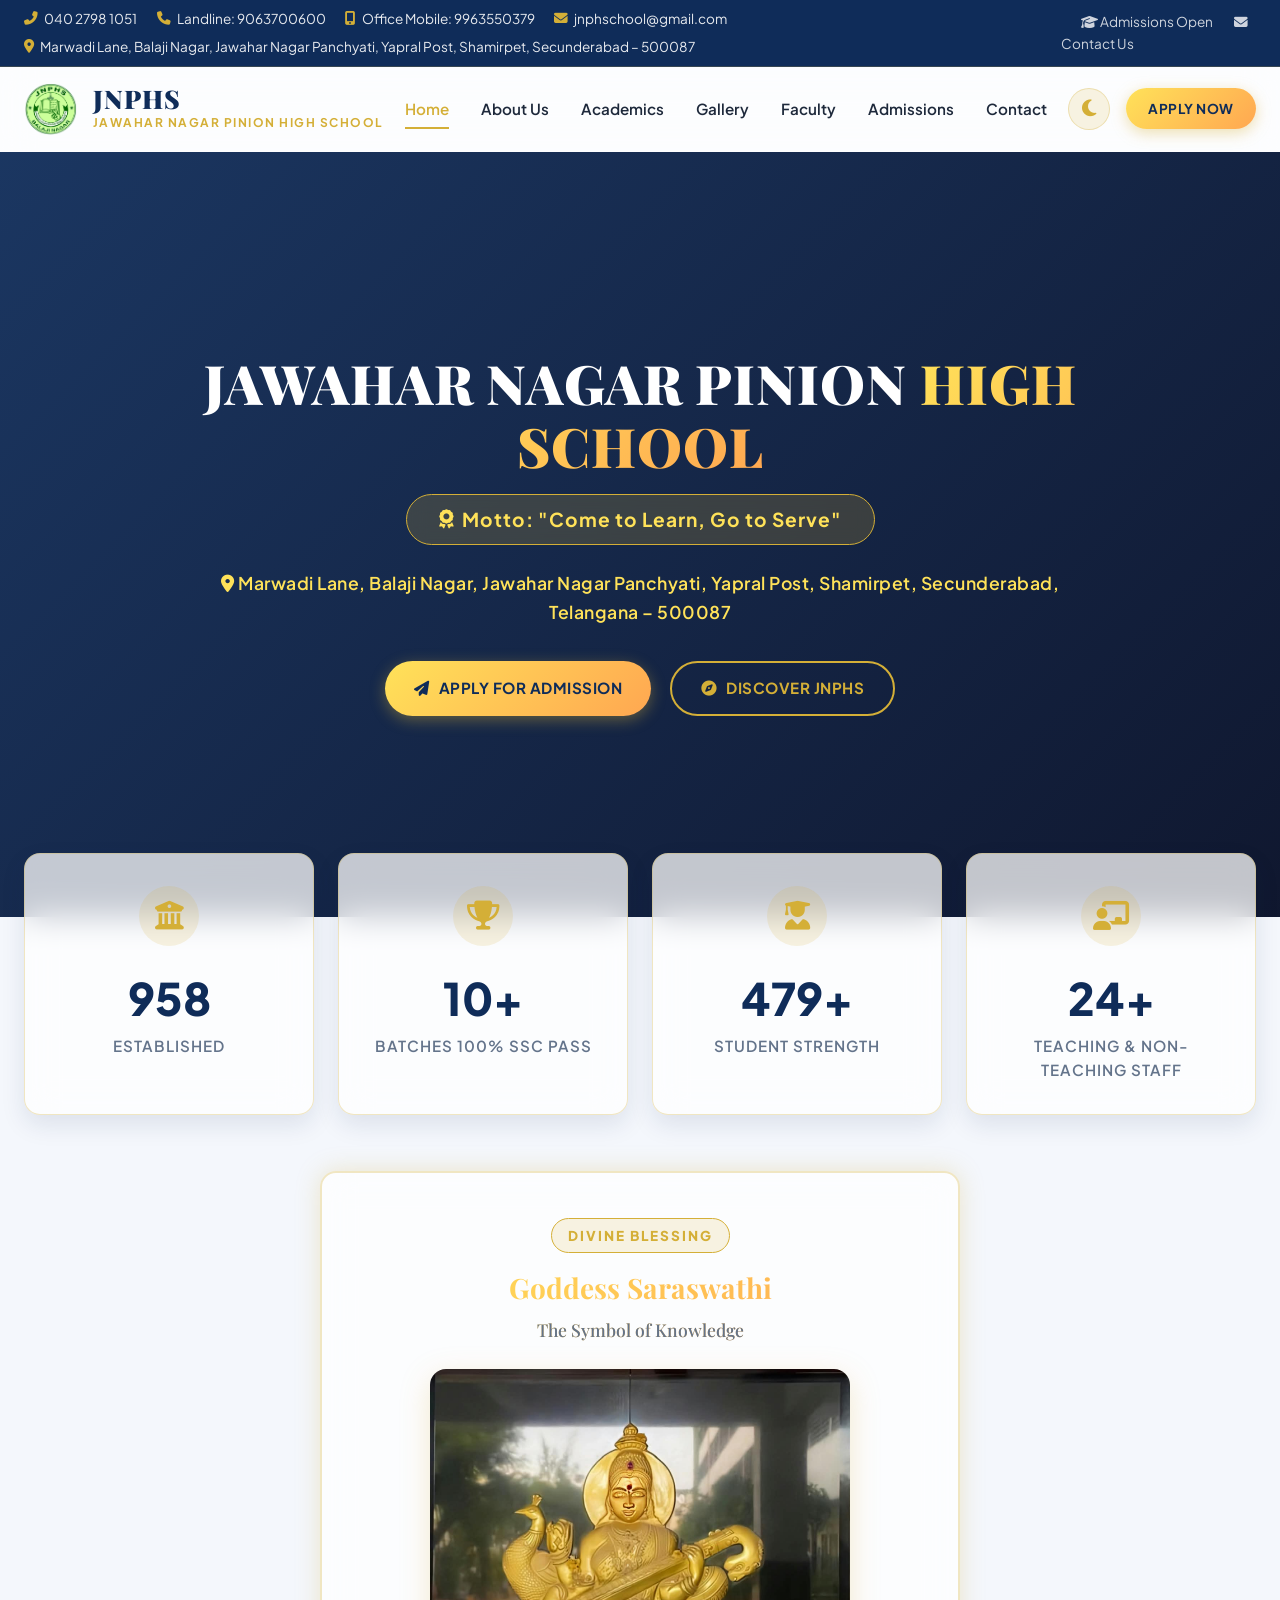
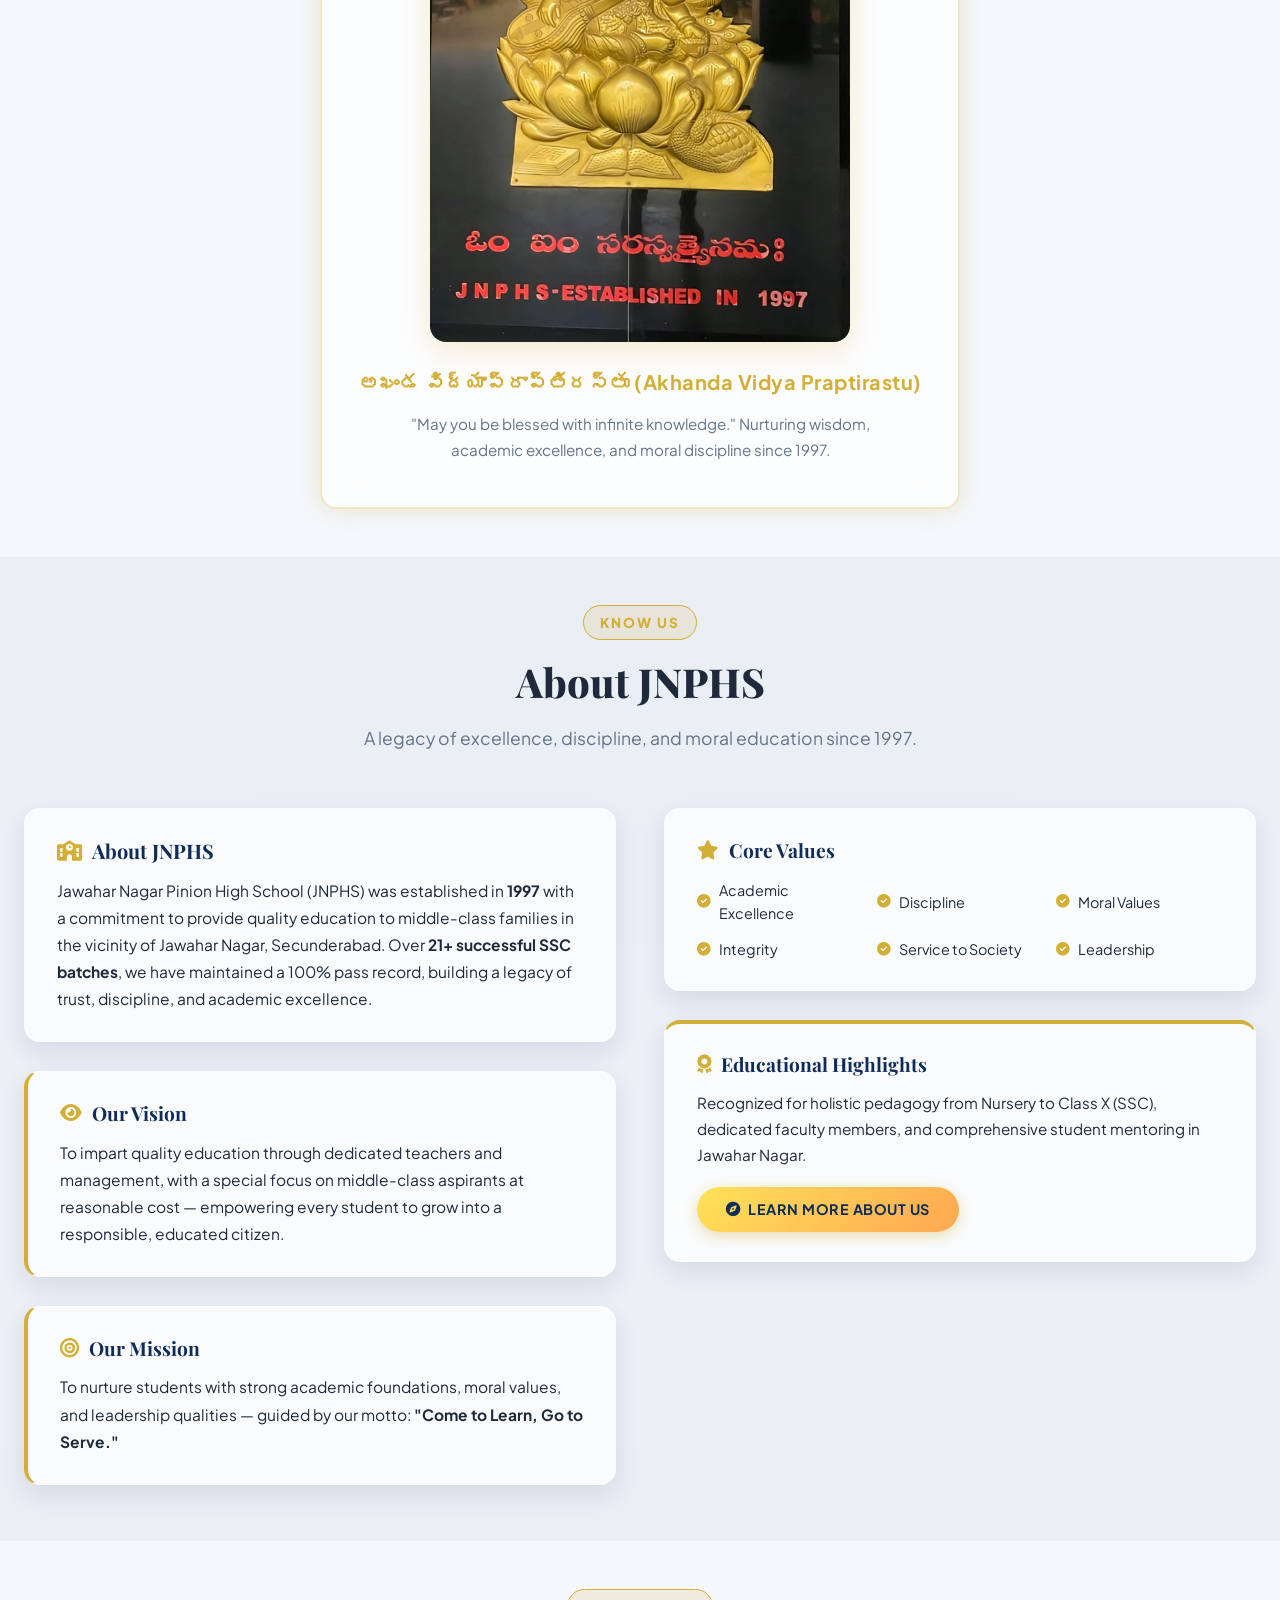
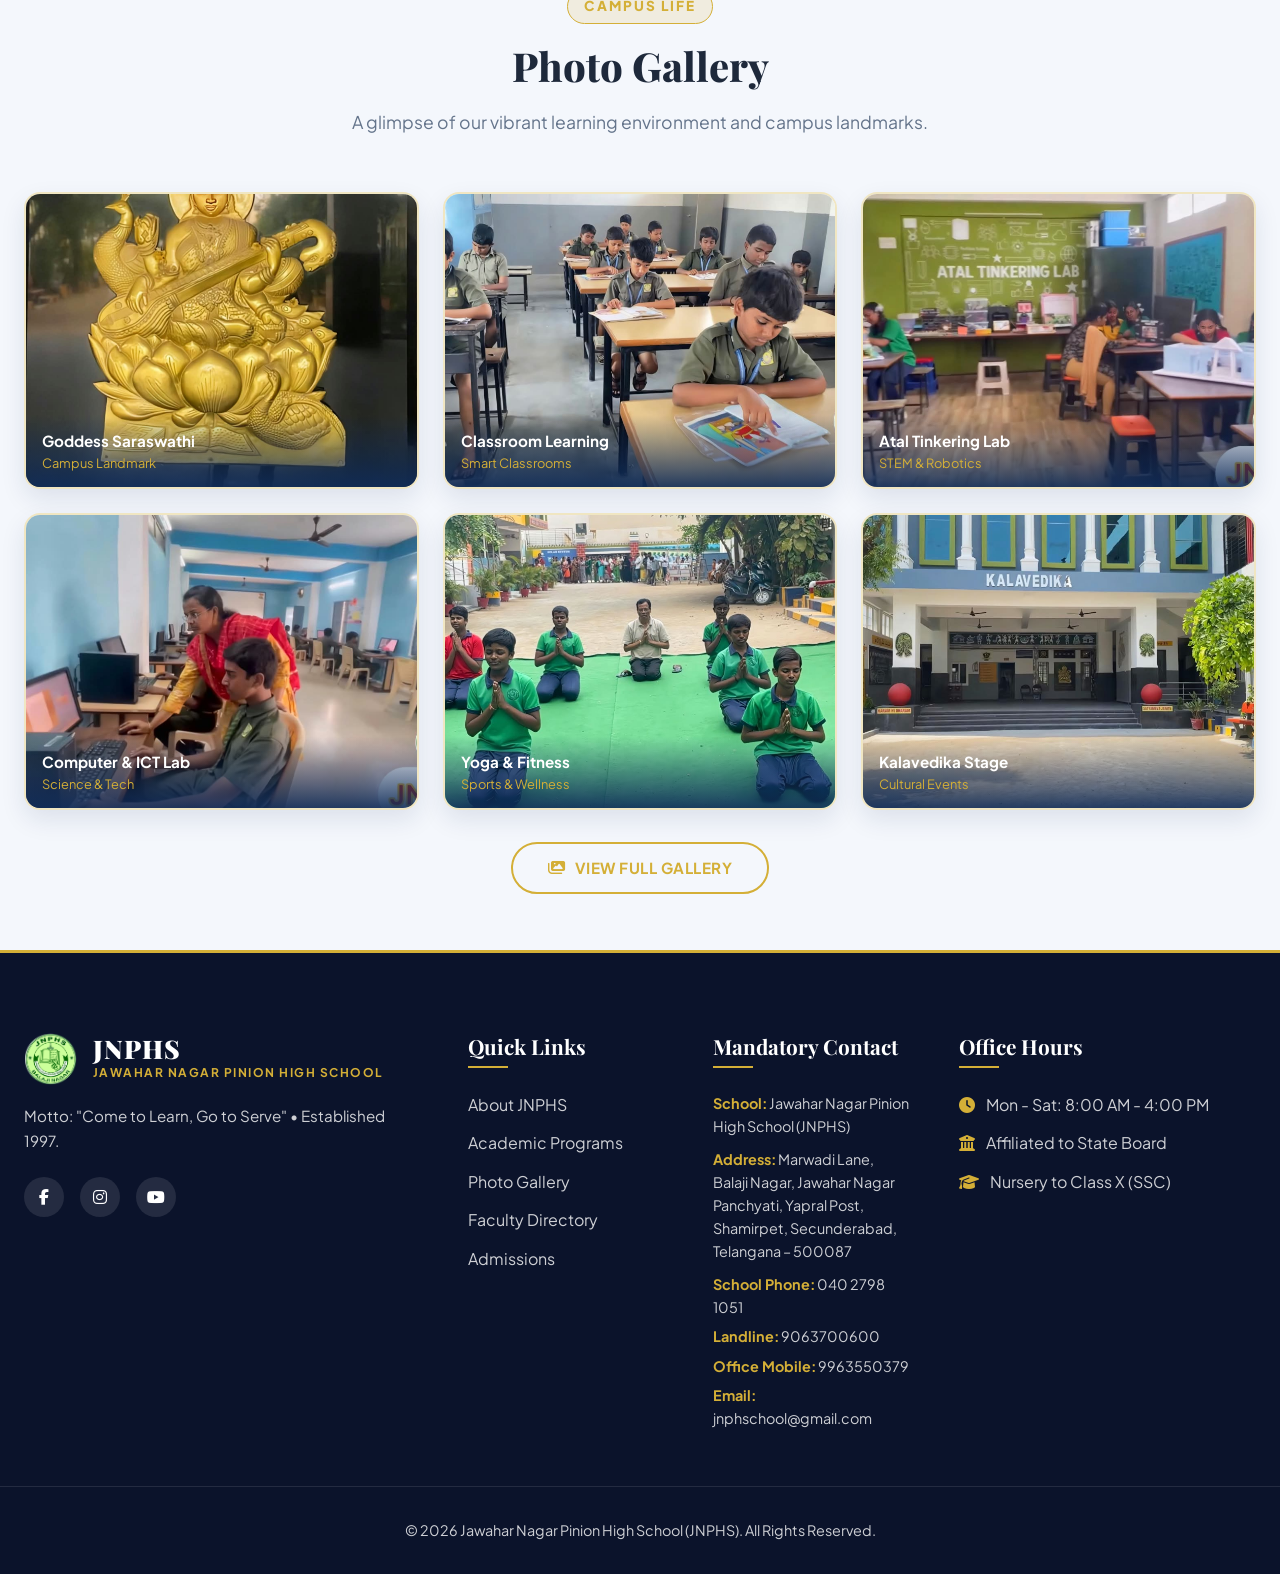
<file: index.html>
<!DOCTYPE html>
<html lang="en" data-theme="light">
<head>
  <meta charset="UTF-8">
  <meta name="viewport" content="width=device-width, initial-scale=1.0">
  <title>JNPHS - Jawahar Nagar Pinion High School | Come to Learn, Go to Serve</title>
  <meta name="description" content="Official website of Jawahar Nagar Pinion High School (JNPHS). Marwadi Lane, Balaji Nagar, Jawahar Nagar Panchyati, Yapral Post, Shamirpet, Secunderabad, Telangana – 500087. Phone: 040 2798 1051.">
  
  <!-- Transparent Favicon -->
  <link rel="icon" type="image/png" href="assets/favicon.png">
  <link rel="shortcut icon" href="assets/logo.png">
  
  <!-- FontAwesome Icons & Master Styles -->
  <link rel="stylesheet" href="https://cdnjs.cloudflare.com/ajax/libs/font-awesome/6.4.0/css/all.min.css">
  <link rel="stylesheet" href="css/style.css">
</head>
<body>

  <!-- Top Info Bar -->
  <div class="top-bar">
    <div class="container top-bar-content">
      <div class="top-bar-info">
        <span><i class="fas fa-phone-alt"></i> <a href="tel:04027981051" style="color: inherit; text-decoration: none;">040 2798 1051</a></span>
        <span><i class="fas fa-phone"></i> <a href="tel:9063700600" style="color: inherit; text-decoration: none;">Landline: 9063700600</a></span>
        <span><i class="fas fa-mobile-alt"></i> <a href="tel:9963550379" style="color: inherit; text-decoration: none;">Office Mobile: 9963550379</a></span>
        <span><i class="fas fa-envelope"></i> <a href="mailto:jnphschool@gmail.com" style="color: inherit; text-decoration: none;">jnphschool@gmail.com</a></span>
        <span class="top-bar-address"><i class="fas fa-map-marker-alt"></i> Marwadi Lane, Balaji Nagar, Jawahar Nagar Panchyati, Yapral Post, Shamirpet, Secunderabad – 500087</span>
      </div>
      <div class="top-bar-links">
        <a href="admissions.html"><i class="fas fa-graduation-cap"></i> Admissions Open</a>
        <a href="contact.html"><i class="fas fa-envelope"></i> Contact Us</a>
      </div>
    </div>
  </div>

  <!-- Glassmorphic Sticky Header & Navigation -->
  <header class="navbar glass-nav">
    <div class="container navbar-container">
      <!-- Top-Left Transparent Official Logo -->
      <a href="index.html" class="nav-brand" title="JNPHS Home">
        <img src="assets/logo.png" alt="JNPHS Official Logo" style="height: 52px; width: auto; object-fit: contain;">
        <div class="brand-text">
          <h1>JNPHS</h1>
          <span>Jawahar Nagar Pinion High School</span>
        </div>
      </a>

      <nav class="nav-menu">
        <a href="index.html" class="nav-link active">Home</a>
        <a href="about.html" class="nav-link">About Us</a>
        <a href="academics.html" class="nav-link">Academics</a>
        <a href="gallery.html" class="nav-link">Gallery</a>
        <a href="faculty.html" class="nav-link">Faculty</a>
        <a href="admissions.html" class="nav-link">Admissions</a>
        <a href="contact.html" class="nav-link">Contact</a>
      </nav>

      <div class="nav-actions">
        <button id="theme-toggle" class="theme-toggle" aria-label="Toggle Theme">
          <i class="fas fa-moon"></i>
        </button>
        <a href="admissions.html" class="btn btn-gold" style="padding: 0.6rem 1.4rem; font-size: 0.85rem;">Apply Now</a>
        <div class="hamburger">
          <span></span>
          <span></span>
          <span></span>
        </div>
      </div>
    </div>
  </header>

  <!-- Homepage Hero (Strict Minimalist Center Content) -->
  <section class="hero">
    <div class="hero-overlay" style="background: linear-gradient(135deg, rgba(15, 44, 89, 0.95) 0%, rgba(11, 19, 43, 0.98) 100%);"></div>
    <div class="container hero-content" style="text-align: center; max-width: 950px; margin: 0 auto;">
      
      <!-- 1. JAWAHAR NAGAR PINION HIGH SCHOOL -->
      <h1 class="hero-title" style="font-size: 3.4rem; text-transform: uppercase; letter-spacing: 1px; margin-bottom: 1rem;">
        JAWAHAR NAGAR PINION <span style="background: var(--gold-gradient); -webkit-background-clip: text; -webkit-text-fill-color: transparent;">HIGH SCHOOL</span>
      </h1>

      <!-- 2. Motto: Come to Learn, Go to Serve -->
      <div class="motto-pill" style="margin: 0 auto 1.5rem auto; font-size: 1.2rem; padding: 0.6rem 2rem;">
        <i class="fas fa-award"></i> Motto: "Come to Learn, Go to Serve"
      </div>

      <!-- 3. Location -->
      <p style="color: #FFE259; font-weight: 600; font-size: 1.1rem; margin-bottom: 2.2rem; letter-spacing: 0.5px;">
        <i class="fas fa-map-marker-alt"></i> Marwadi Lane, Balaji Nagar, Jawahar Nagar Panchyati, Yapral Post, Shamirpet, Secunderabad, Telangana – 500087
      </p>

      <!-- 4. Buttons -->
      <div class="hero-buttons" style="justify-content: center; gap: 1.2rem;">
        <a href="admissions.html" class="btn btn-gold"><i class="fas fa-paper-plane"></i> Apply for Admission</a>
        <a href="about.html" class="btn btn-outline-gold"><i class="fas fa-compass"></i> Discover JNPHS</a>
      </div>

    </div>
  </section>

  <!-- Statistics Counter Bar -->
  <section class="stats-section container">
    <div class="stats-grid">
      <div class="glass-card stat-card">
        <div class="stat-icon"><i class="fas fa-university"></i></div>
        <div class="stat-number" data-target="1997" data-suffix="">1997</div>
        <div class="stat-label">Established</div>
      </div>
      <div class="glass-card stat-card">
        <div class="stat-icon"><i class="fas fa-trophy"></i></div>
        <div class="stat-number" data-target="21" data-suffix="+">0</div>
        <div class="stat-label">Batches 100% SSC Pass</div>
      </div>
      <div class="glass-card stat-card">
        <div class="stat-icon"><i class="fas fa-user-graduate"></i></div>
        <div class="stat-number" data-target="1000" data-suffix="+">0</div>
        <div class="stat-label">Student Strength</div>
      </div>
      <div class="glass-card stat-card">
        <div class="stat-icon"><i class="fas fa-chalkboard-teacher"></i></div>
        <div class="stat-number" data-target="50" data-suffix="+">0</div>
        <div class="stat-label">Teaching & Non-Teaching Staff</div>
      </div>
    </div>
  </section>


  <!-- ═══ SARASWATHI MATHA (First section after stats) ═══ -->
  <section class="padding-section container" style="padding-top: 3.5rem; padding-bottom: 3rem;">
    <div style="max-width: 640px; margin: 0 auto; text-align: center;">
      <div class="glass-card" style="padding: 2.8rem 2.2rem; border: 2px solid var(--border-gold); box-shadow: var(--shadow-glow);">
        <div class="section-badge" style="display: inline-block; margin-bottom: 1rem;">Divine Blessing</div>
        <h2 style="font-size: 1.75rem; margin-bottom: 1.5rem; background: var(--gold-gradient); -webkit-background-clip: text; -webkit-text-fill-color: transparent; line-height: 1.35;">
          Goddess Saraswathi<br><span style="font-size: 1.1rem; font-weight: 500; -webkit-text-fill-color: var(--text-muted); background: none;">The Symbol of Knowledge</span>
        </h2>
        <img src="images/photo-01-saraswathi.png" alt="Goddess Saraswathi – The Symbol of Knowledge (ESTD 1997)" style="width: 100%; max-width: 420px; border-radius: var(--radius-md); box-shadow: 0 8px 30px rgba(212,175,55,0.25); object-fit: contain; display: block; margin: 0 auto 1.5rem auto;">
        <p style="font-weight: 700; color: var(--gold); font-size: 1.25rem; margin-bottom: 0.8rem; letter-spacing: 0.5px;">అఖండ విద్యాప్రాప్తిరస్తు (Akhanda Vidya Praptirastu)</p>
        <p style="color: var(--text-muted); font-size: 0.95rem; line-height: 1.7; max-width: 480px; margin: 0 auto;">"May you be blessed with infinite knowledge." Nurturing wisdom, academic excellence, and moral discipline since 1997.</p>
      </div>
    </div>
  </section>

  <!-- ═══ ABOUT JNPHS (Two-column layout) ═══ -->
  <section class="padding-section" style="background: rgba(15,44,89,0.04); padding-top: 3rem; padding-bottom: 3.5rem;">
    <div class="container">
      <div class="section-header">
        <div class="section-badge">Know Us</div>
        <h2 class="section-title">About JNPHS</h2>
        <p class="section-subtitle">A legacy of excellence, discipline, and moral education since 1997.</p>
      </div>

      <div class="about-two-col" style="display: grid; grid-template-columns: 1fr 1fr; gap: 3rem; align-items: start; margin-top: 2.5rem;">

        <!-- LEFT: Text content -->
        <div style="display: flex; flex-direction: column; gap: 1.8rem;">

          <!-- About -->
          <div class="glass-card" style="padding: 1.8rem 2rem;">
            <h3 style="font-size: 1.25rem; color: var(--primary); margin-bottom: 0.8rem; display: flex; align-items: center; gap: 0.6rem;">
              <i class="fas fa-school" style="color: var(--gold);"></i> About JNPHS
            </h3>
            <p style="font-size: 0.97rem; line-height: 1.75; color: var(--text-main);">
              Jawahar Nagar Pinion High School (JNPHS) was established in <strong>1997</strong> with a commitment to provide quality education to middle-class families in the vicinity of Jawahar Nagar, Secunderabad. Over <strong>21+ successful SSC batches</strong>, we have maintained a 100% pass record, building a legacy of trust, discipline, and academic excellence.
            </p>
          </div>

          <!-- Vision -->
          <div class="glass-card" style="padding: 1.8rem 2rem; border-left: 4px solid var(--gold);">
            <h3 style="font-size: 1.2rem; color: var(--primary); margin-bottom: 0.8rem; display: flex; align-items: center; gap: 0.6rem;">
              <i class="fas fa-eye" style="color: var(--gold);"></i> Our Vision
            </h3>
            <p style="font-size: 0.97rem; line-height: 1.75; color: var(--text-main);">
              To impart quality education through dedicated teachers and management, with a special focus on middle-class aspirants at reasonable cost — empowering every student to grow into a responsible, educated citizen.
            </p>
          </div>

          <!-- Mission -->
          <div class="glass-card" style="padding: 1.8rem 2rem; border-left: 4px solid var(--gold);">
            <h3 style="font-size: 1.2rem; color: var(--primary); margin-bottom: 0.8rem; display: flex; align-items: center; gap: 0.6rem;">
              <i class="fas fa-bullseye" style="color: var(--gold);"></i> Our Mission
            </h3>
            <p style="font-size: 0.97rem; line-height: 1.75; color: var(--text-main);">
              To nurture students with strong academic foundations, moral values, and leadership qualities — guided by our motto: <strong>"Come to Learn, Go to Serve."</strong>
            </p>
          </div>

        </div>

        <!-- RIGHT: Core Values & Key Pillars -->
        <div style="display: flex; flex-direction: column; gap: 1.8rem;">

          <!-- Core Values -->
          <div class="glass-card" style="padding: 1.8rem 2rem;">
            <h3 style="font-size: 1.2rem; color: var(--primary); margin-bottom: 1rem; display: flex; align-items: center; gap: 0.6rem;">
              <i class="fas fa-star" style="color: var(--gold);"></i> Core Values
            </h3>
            <div class="core-values-grid" style="display: grid; gap: 0.8rem;">
              <div style="display: flex; align-items: center; gap: 0.5rem; font-size: 0.9rem; color: var(--text-main);">
                <i class="fas fa-check-circle" style="color: var(--gold); font-size: 0.85rem;"></i> Academic Excellence
              </div>
              <div style="display: flex; align-items: center; gap: 0.5rem; font-size: 0.9rem; color: var(--text-main);">
                <i class="fas fa-check-circle" style="color: var(--gold); font-size: 0.85rem;"></i> Discipline
              </div>
              <div style="display: flex; align-items: center; gap: 0.5rem; font-size: 0.9rem; color: var(--text-main);">
                <i class="fas fa-check-circle" style="color: var(--gold); font-size: 0.85rem;"></i> Moral Values
              </div>
              <div style="display: flex; align-items: center; gap: 0.5rem; font-size: 0.9rem; color: var(--text-main);">
                <i class="fas fa-check-circle" style="color: var(--gold); font-size: 0.85rem;"></i> Integrity
              </div>
              <div style="display: flex; align-items: center; gap: 0.5rem; font-size: 0.9rem; color: var(--text-main);">
                <i class="fas fa-check-circle" style="color: var(--gold); font-size: 0.85rem;"></i> Service to Society
              </div>
              <div style="display: flex; align-items: center; gap: 0.5rem; font-size: 0.9rem; color: var(--text-main);">
                <i class="fas fa-check-circle" style="color: var(--gold); font-size: 0.85rem;"></i> Leadership
              </div>
            </div>
          </div>

          <!-- Key Highlights -->
          <div class="glass-card" style="padding: 1.8rem 2rem; border-top: 4px solid var(--gold);">
            <h3 style="font-size: 1.2rem; color: var(--primary); margin-bottom: 0.8rem; display: flex; align-items: center; gap: 0.6rem;">
              <i class="fas fa-award" style="color: var(--gold);"></i> Educational Highlights
            </h3>
            <p style="font-size: 0.95rem; line-height: 1.7; color: var(--text-main); margin-bottom: 1.2rem;">
              Recognized for holistic pedagogy from Nursery to Class X (SSC), dedicated faculty members, and comprehensive student mentoring in Jawahar Nagar.
            </p>
            <a href="about.html" class="btn btn-gold" style="padding: 0.7rem 1.8rem; font-size: 0.9rem; display: inline-flex; align-items: center; gap: 0.5rem;">
              <i class="fas fa-compass"></i> Learn More About Us
            </a>
          </div>

        </div>

      </div>
    </div>
  </section>

  <!-- ═══ GALLERY PREVIEW (Batch 1 Photos & Upcoming Slots) ═══ -->
  <section class="padding-section" style="padding-top: 3rem; padding-bottom: 3.5rem;">
    <div class="container">
      <div class="section-header">
        <div class="section-badge">Campus Life</div>
        <h2 class="section-title">Photo Gallery</h2>
        <p class="section-subtitle">A glimpse of our vibrant learning environment and campus landmarks.</p>
      </div>

      <div class="gallery-preview-grid" style="display: grid; grid-template-columns: repeat(3, 1fr); gap: 1.5rem; margin-top: 2rem;">

        <!-- Slot 1: Photo 1 - Campus Landmark -->
        <a href="gallery.html" class="glass-card" style="text-decoration: none; overflow: hidden; border-radius: var(--radius-md); border: 2px solid var(--border-gold); transition: var(--transition); display: block;">
          <div style="aspect-ratio: 4/3; overflow: hidden; position: relative;">
            <img src="images/photo-01-saraswathi.png" alt="Goddess Saraswathi Landmark" style="width: 100%; height: 100%; object-fit: cover; transition: var(--transition);">
            <div style="position: absolute; bottom: 0; left: 0; right: 0; padding: 0.8rem 1rem; background: linear-gradient(transparent, rgba(15,44,89,0.9)); color: #FFF;">
              <span style="font-weight: 700; font-size: 0.95rem;">Goddess Saraswathi</span>
              <span style="display: block; font-size: 0.8rem; color: var(--gold);">Campus Landmark</span>
            </div>
          </div>
        </a>

        <!-- Slot 2: Photo 4 - Classrooms -->
        <a href="gallery.html" class="glass-card" style="text-decoration: none; overflow: hidden; border-radius: var(--radius-md); border: 2px solid var(--border-gold); transition: var(--transition); display: block;">
          <div style="aspect-ratio: 4/3; overflow: hidden; position: relative;">
            <img src="images/photo-04-classroom.png" alt="Classroom Learning Session" style="width: 100%; height: 100%; object-fit: cover; transition: var(--transition);">
            <div style="position: absolute; bottom: 0; left: 0; right: 0; padding: 0.8rem 1rem; background: linear-gradient(transparent, rgba(15,44,89,0.9)); color: #FFF;">
              <span style="font-weight: 700; font-size: 0.95rem;">Classroom Learning</span>
              <span style="display: block; font-size: 0.8rem; color: var(--gold);">Smart Classrooms</span>
            </div>
          </div>
        </a>

        <!-- Slot 3: Photo 10 - Atal Tinkering Innovation Lab -->
        <a href="gallery.html" class="glass-card" style="text-decoration: none; overflow: hidden; border-radius: var(--radius-md); border: 2px solid var(--border-gold); transition: var(--transition); display: block;">
          <div style="aspect-ratio: 4/3; overflow: hidden; position: relative;">
            <img src="images/photo-10-atal-tinkering-lab.png" alt="Atal Tinkering Innovation Lab" style="width: 100%; height: 100%; object-fit: cover; transition: var(--transition);">
            <div style="position: absolute; bottom: 0; left: 0; right: 0; padding: 0.8rem 1rem; background: linear-gradient(transparent, rgba(15,44,89,0.9)); color: #FFF;">
              <span style="font-weight: 700; font-size: 0.95rem;">Atal Tinkering Lab</span>
              <span style="display: block; font-size: 0.8rem; color: var(--gold);">STEM & Robotics</span>
            </div>
          </div>
        </a>

        <!-- Slot 4: Photo 3 - Science & Computer Lab -->
        <a href="gallery.html" class="glass-card" style="text-decoration: none; overflow: hidden; border-radius: var(--radius-md); border: 2px solid var(--border-gold); transition: var(--transition); display: block;">
          <div style="aspect-ratio: 4/3; overflow: hidden; position: relative;">
            <img src="images/photo-03-computer-lab.png" alt="Computer & Digital Lab" style="width: 100%; height: 100%; object-fit: cover; transition: var(--transition);">
            <div style="position: absolute; bottom: 0; left: 0; right: 0; padding: 0.8rem 1rem; background: linear-gradient(transparent, rgba(15,44,89,0.9)); color: #FFF;">
              <span style="font-weight: 700; font-size: 0.95rem;">Computer & ICT Lab</span>
              <span style="display: block; font-size: 0.8rem; color: var(--gold);">Science & Tech</span>
            </div>
          </div>
        </a>

        <!-- Slot 5: Photo 12 - Sports & Yoga Wellness -->
        <a href="gallery.html" class="glass-card" style="text-decoration: none; overflow: hidden; border-radius: var(--radius-md); border: 2px solid var(--border-gold); transition: var(--transition); display: block;">
          <div style="aspect-ratio: 4/3; overflow: hidden; position: relative;">
            <img src="images/photo-12-yoga-sports.jpg" alt="Yoga & Sports Wellness" style="width: 100%; height: 100%; object-fit: cover; transition: var(--transition);">
            <div style="position: absolute; bottom: 0; left: 0; right: 0; padding: 0.8rem 1rem; background: linear-gradient(transparent, rgba(15,44,89,0.9)); color: #FFF;">
              <span style="font-weight: 700; font-size: 0.95rem;">Yoga & Fitness</span>
              <span style="display: block; font-size: 0.8rem; color: var(--gold);">Sports & Wellness</span>
            </div>
          </div>
        </a>

        <!-- Slot 6: Photo 8 - Cultural Events & Kalavedika Stage -->
        <a href="gallery.html" class="glass-card" style="text-decoration: none; overflow: hidden; border-radius: var(--radius-md); border: 2px solid var(--border-gold); transition: var(--transition); display: block;">
          <div style="aspect-ratio: 4/3; overflow: hidden; position: relative;">
            <img src="images/photo-08-kalavedika-stage.png" alt="Kalavedika Cultural Stage" style="width: 100%; height: 100%; object-fit: cover; transition: var(--transition);">
            <div style="position: absolute; bottom: 0; left: 0; right: 0; padding: 0.8rem 1rem; background: linear-gradient(transparent, rgba(15,44,89,0.9)); color: #FFF;">
              <span style="font-weight: 700; font-size: 0.95rem;">Kalavedika Stage</span>
              <span style="display: block; font-size: 0.8rem; color: var(--gold);">Cultural Events</span>
            </div>
          </div>
        </a>

      </div>

      <div style="text-align: center; margin-top: 2rem;">
        <a href="gallery.html" class="btn btn-outline-gold" style="padding: 0.75rem 2.2rem;">
          <i class="fas fa-images"></i> View Full Gallery
        </a>
      </div>
    </div>
  </section>



  <footer class="footer">
    <div class="container footer-grid">
      <div class="footer-col">
        <a href="index.html" class="nav-brand" style="margin-bottom: 1.2rem; display: flex; align-items: center; gap: 1rem;">
          <img src="assets/logo.png" alt="JNPHS Official Logo" style="height: 52px; width: auto; object-fit: contain;">
          <div class="brand-text">
            <h1 style="color: #FFF;">JNPHS</h1>
            <span>Jawahar Nagar Pinion High School</span>
          </div>
        </a>
        <p style="font-size: 0.95rem; margin-bottom: 1.2rem;">Motto: "Come to Learn, Go to Serve" • Established 1997.</p>
        <div class="social-links">
          <a href="#" class="social-btn"><i class="fab fa-facebook-f"></i></a>
          <a href="#" class="social-btn"><i class="fab fa-instagram"></i></a>
          <a href="#" class="social-btn"><i class="fab fa-youtube"></i></a>
        </div>
      </div>

      <div class="footer-col">
        <h4>Quick Links</h4>
        <ul class="footer-links">
          <li><a href="about.html">About JNPHS</a></li>
          <li><a href="academics.html">Academic Programs</a></li>
          <li><a href="gallery.html">Photo Gallery</a></li>
          <li><a href="faculty.html">Faculty Directory</a></li>
          <li><a href="admissions.html">Admissions</a></li>
        </ul>
      </div>

      <div class="footer-col">
        <h4>Mandatory Contact</h4>
        <p style="margin-bottom: 0.6rem; font-size: 0.9rem;">
          <strong style="color: var(--gold);">School:</strong> Jawahar Nagar Pinion High School (JNPHS)
        </p>
        <p style="margin-bottom: 0.6rem; font-size: 0.9rem;">
          <strong style="color: var(--gold);">Address:</strong> Marwadi Lane, Balaji Nagar, Jawahar Nagar Panchyati, Yapral Post, Shamirpet, Secunderabad, Telangana – 500087
        </p>
        <p style="margin-bottom: 0.4rem; font-size: 0.9rem;">
          <strong style="color: var(--gold);">School Phone:</strong> <a href="tel:04027981051" style="color: inherit; text-decoration: none;">040 2798 1051</a>
        </p>
        <p style="margin-bottom: 0.4rem; font-size: 0.9rem;">
          <strong style="color: var(--gold);">Landline:</strong> <a href="tel:9063700600" style="color: inherit; text-decoration: none;">9063700600</a>
        </p>
        <p style="margin-bottom: 0.4rem; font-size: 0.9rem;">
          <strong style="color: var(--gold);">Office Mobile:</strong> <a href="tel:9963550379" style="color: inherit; text-decoration: none;">9963550379</a>
        </p>
        <p style="font-size: 0.9rem;">
          <strong style="color: var(--gold);">Email:</strong> <a href="mailto:jnphschool@gmail.com" style="color: inherit; text-decoration: none;">jnphschool@gmail.com</a>
        </p>
      </div>

      <div class="footer-col">
        <h4>Office Hours</h4>
        <p style="margin-bottom: 0.8rem;"><i class="fas fa-clock" style="color: var(--gold); margin-right: 0.5rem;"></i> Mon - Sat: 8:00 AM - 4:00 PM</p>
        <p style="margin-bottom: 0.8rem;"><i class="fas fa-university" style="color: var(--gold); margin-right: 0.5rem;"></i> Affiliated to State Board</p>
        <p><i class="fas fa-graduation-cap" style="color: var(--gold); margin-right: 0.5rem;"></i> Nursery to Class X (SSC)</p>
      </div>
    </div>

    <div class="container footer-bottom">
      <p>&copy; 2026 Jawahar Nagar Pinion High School (JNPHS). All Rights Reserved.</p>
    </div>
  </footer>

  <button id="back-to-top" class="back-to-top" aria-label="Back to top">
    <i class="fas fa-arrow-up"></i>
  </button>

  <script src="js/script.js"></script>
</body>
</html>
</file>
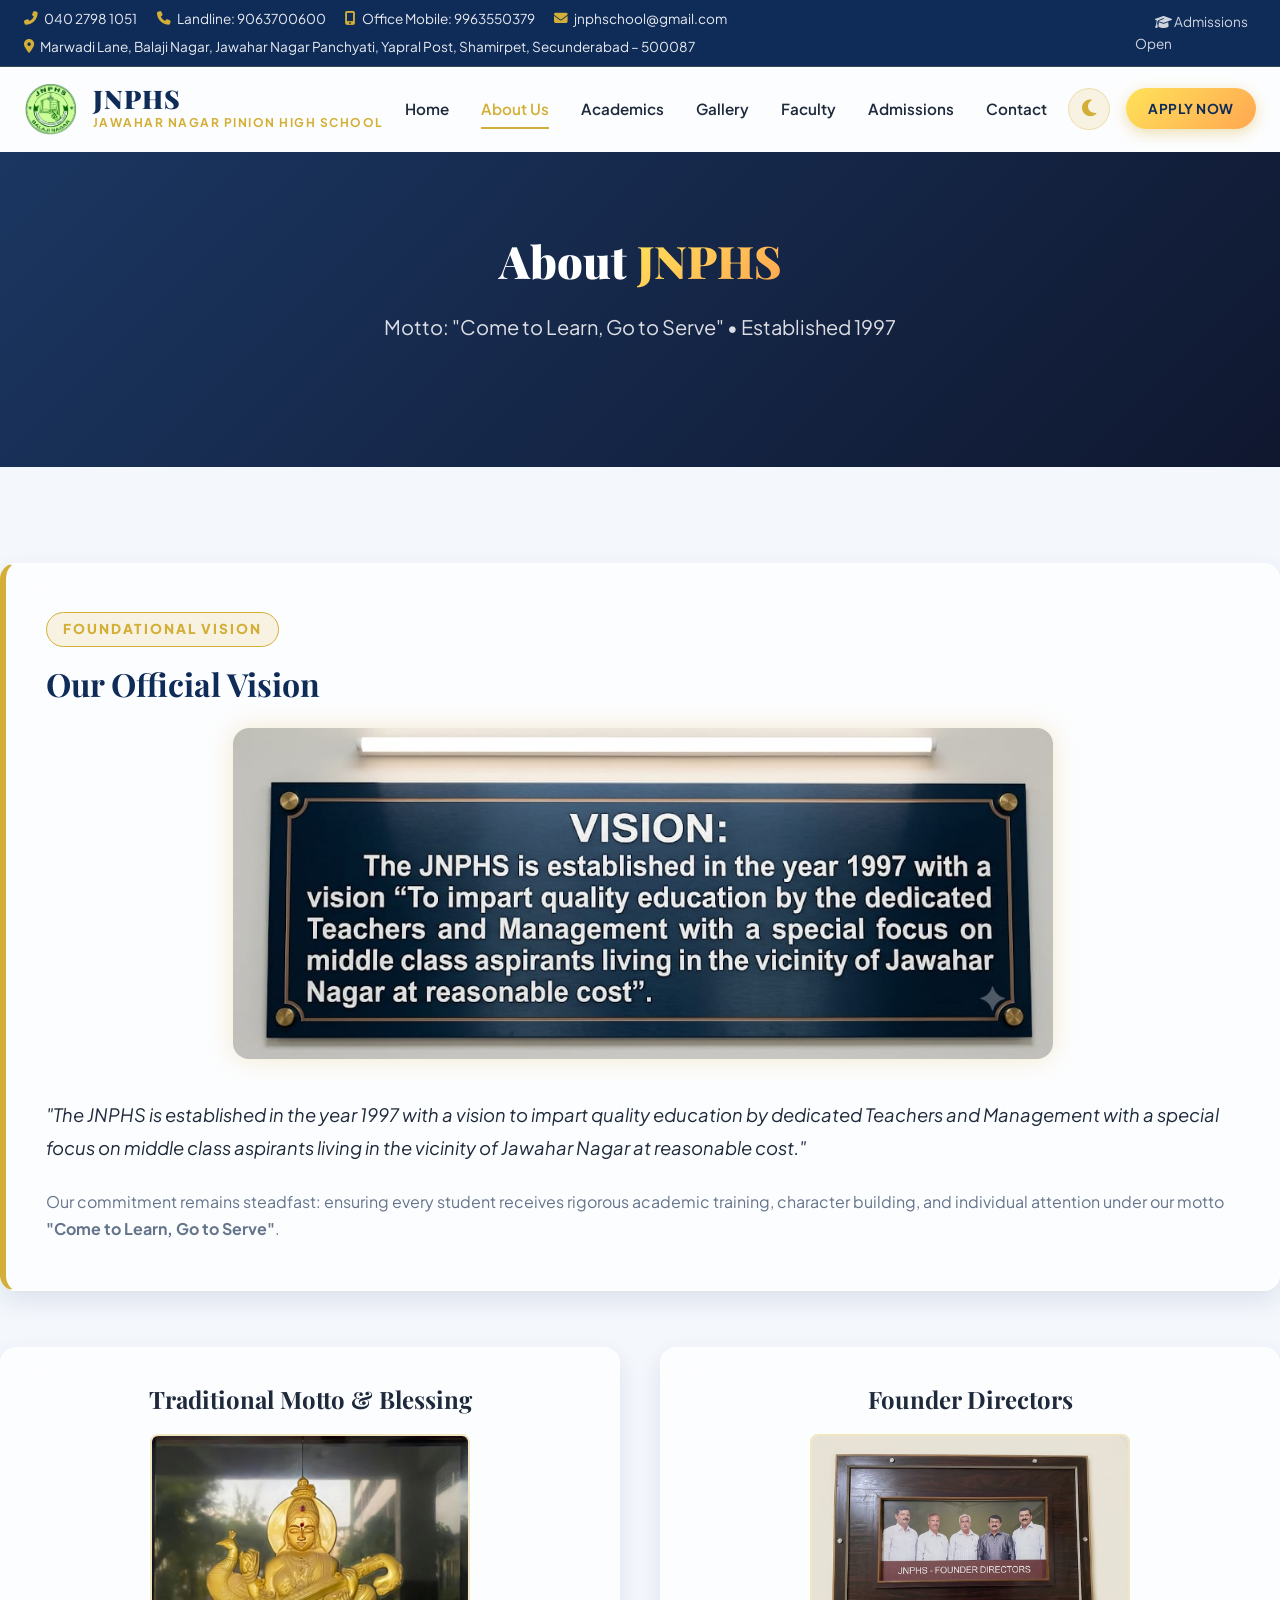
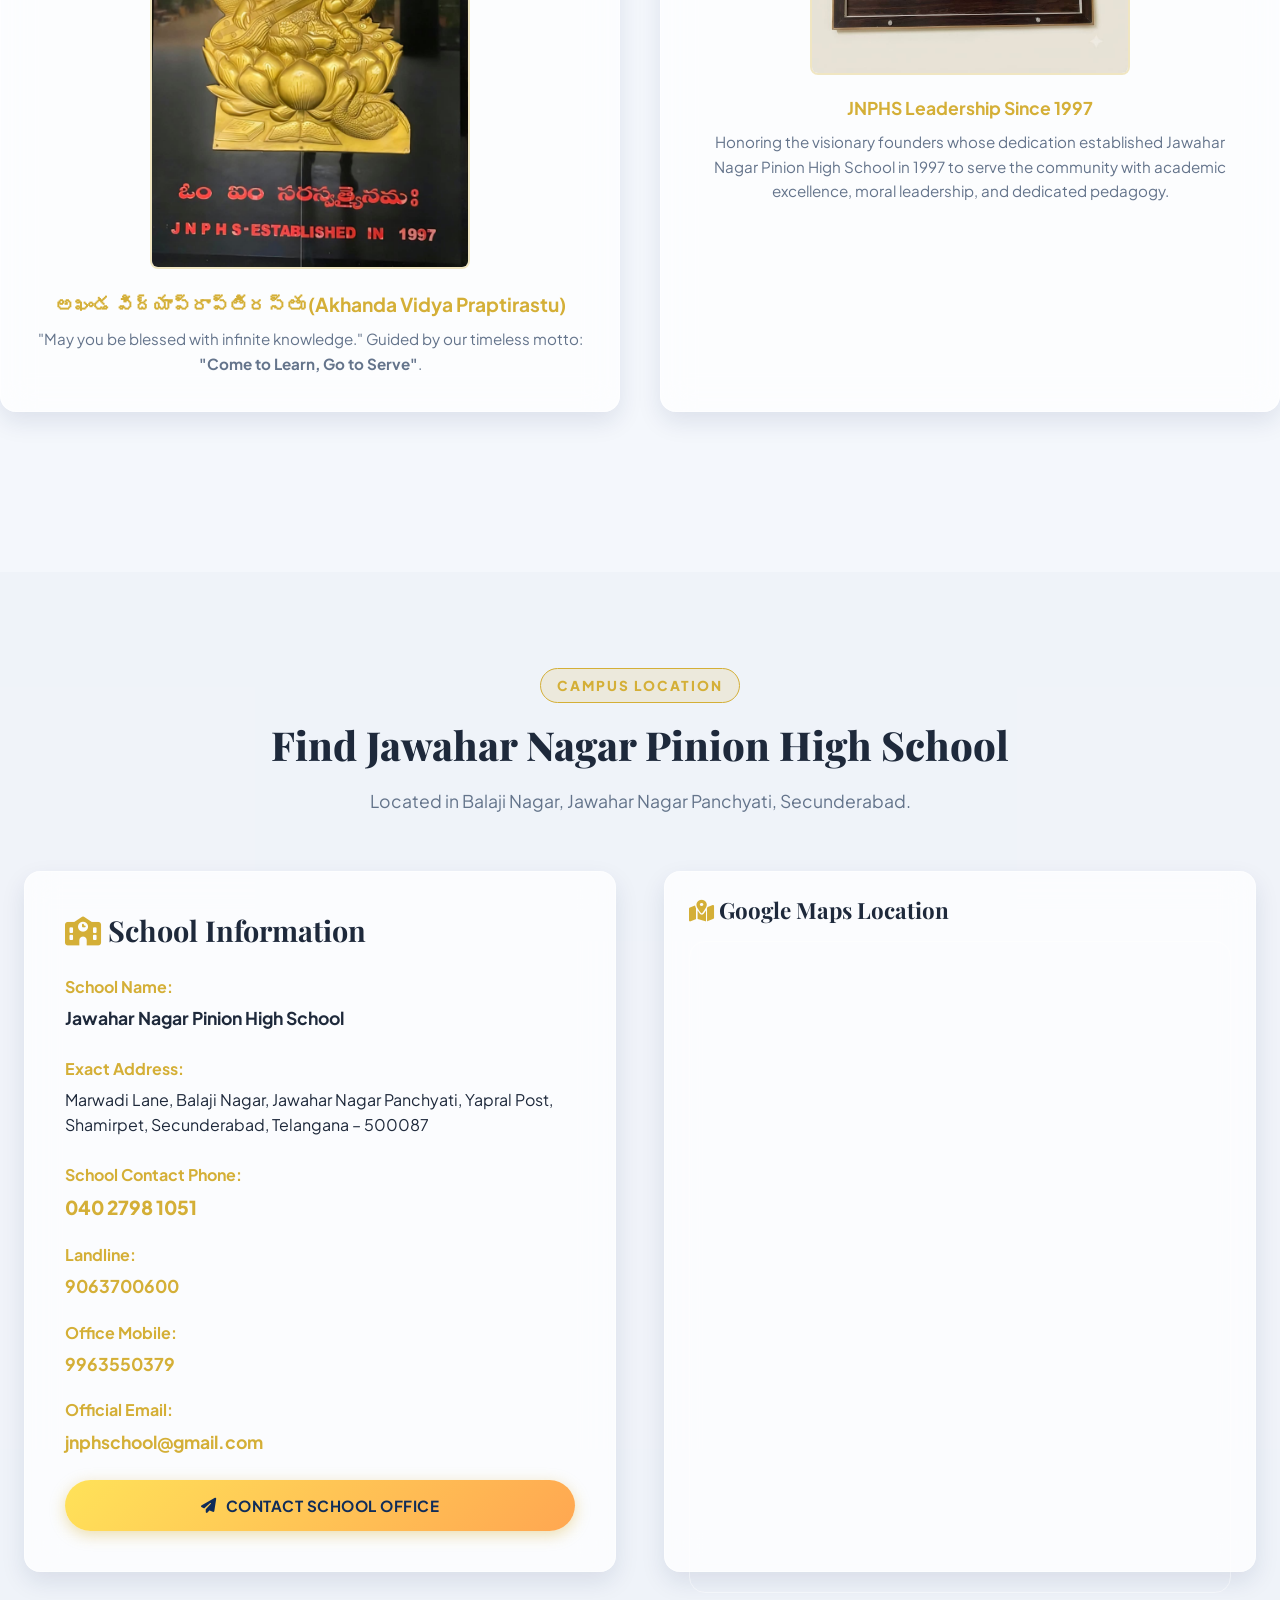
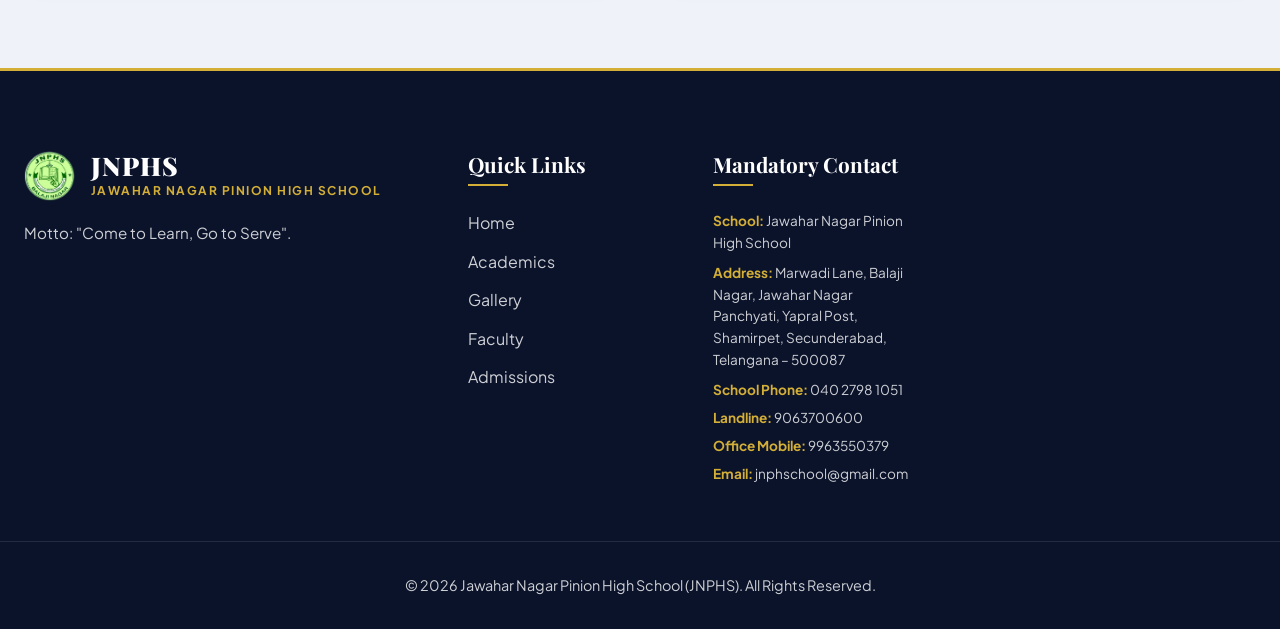
<file: about.html>
<!DOCTYPE html>
<html lang="en" data-theme="light">
<head>
  <meta charset="UTF-8">
  <meta name="viewport" content="width=device-width, initial-scale=1.0">
  <title>About Us - JNPHS (Jawahar Nagar Pinion High School)</title>
  <meta name="description" content="Learn about Jawahar Nagar Pinion High School (JNPHS), Established 1997. Address: Marwadi Lane, Balaji Nagar, Jawahar Nagar Panchyati, Yapral Post, Shamirpet, Secunderabad, Telangana – 500087. Phone: 040 2798 1051.">
  
  <link rel="icon" type="image/png" href="assets/favicon.png">
  <link rel="shortcut icon" href="assets/logo.png">
  
  <link rel="stylesheet" href="https://cdnjs.cloudflare.com/ajax/libs/font-awesome/6.4.0/css/all.min.css">
  <link rel="stylesheet" href="css/style.css">
</head>
<body>

  <!-- Top Info Bar -->
  <div class="top-bar">
    <div class="container top-bar-content">
      <div class="top-bar-info">
        <span><i class="fas fa-phone-alt"></i> <a href="tel:04027981051" style="color: inherit; text-decoration: none;">040 2798 1051</a></span>
        <span><i class="fas fa-phone"></i> <a href="tel:9063700600" style="color: inherit; text-decoration: none;">Landline: 9063700600</a></span>
        <span><i class="fas fa-mobile-alt"></i> <a href="tel:9963550379" style="color: inherit; text-decoration: none;">Office Mobile: 9963550379</a></span>
        <span><i class="fas fa-envelope"></i> <a href="mailto:jnphschool@gmail.com" style="color: inherit; text-decoration: none;">jnphschool@gmail.com</a></span>
        <span class="top-bar-address"><i class="fas fa-map-marker-alt"></i> Marwadi Lane, Balaji Nagar, Jawahar Nagar Panchyati, Yapral Post, Shamirpet, Secunderabad – 500087</span>
      </div>
      <div class="top-bar-links">
        <a href="admissions.html"><i class="fas fa-graduation-cap"></i> Admissions Open</a>
      </div>
    </div>
  </div>

  <!-- Header & Navigation -->
  <header class="navbar glass-nav">
    <div class="container navbar-container">
      <a href="index.html" class="nav-brand" title="JNPHS Home">
        <img src="assets/logo.png" alt="JNPHS Official Logo" style="height: 52px; width: auto; object-fit: contain;">
        <div class="brand-text">
          <h1>JNPHS</h1>
          <span>Jawahar Nagar Pinion High School</span>
        </div>
      </a>

      <nav class="nav-menu">
        <a href="index.html" class="nav-link">Home</a>
        <a href="about.html" class="nav-link active">About Us</a>
        <a href="academics.html" class="nav-link">Academics</a>
        <a href="gallery.html" class="nav-link">Gallery</a>
        <a href="faculty.html" class="nav-link">Faculty</a>
        <a href="admissions.html" class="nav-link">Admissions</a>
        <a href="contact.html" class="nav-link">Contact</a>
      </nav>

      <div class="nav-actions">
        <button id="theme-toggle" class="theme-toggle" aria-label="Toggle Theme"><i class="fas fa-moon"></i></button>
        <a href="admissions.html" class="btn btn-gold" style="padding: 0.6rem 1.4rem; font-size: 0.85rem;">Apply Now</a>
        <div class="hamburger"><span></span><span></span><span></span></div>
      </div>
    </div>
  </header>

  <!-- Page Banner -->
  <section class="hero" style="min-height: 35vh;">
    <div class="hero-overlay" style="background: linear-gradient(135deg, rgba(15, 44, 89, 0.95) 0%, rgba(11, 19, 43, 0.98) 100%);"></div>
    <div class="container hero-content" style="text-align: center; max-width: 900px; margin: 0 auto;">
      <h1 class="hero-title" style="font-size: 2.8rem;">About <span>JNPHS</span></h1>
      <p class="hero-subtitle">Motto: "Come to Learn, Go to Serve" • Established 1997</p>
    </div>
  </section>

  <!-- Vision & Mission Section -->
  <section class="padding-section container">
    <div class="glass-card" style="padding: 3rem 2.5rem; margin-bottom: 3.5rem; border-left: 6px solid var(--gold);">
      <div class="section-badge" style="display: inline-block; margin-bottom: 1rem;">Foundational Vision</div>
      <h2 style="font-size: 2rem; margin-bottom: 1.5rem; color: var(--primary);">Our Official Vision</h2>
      <div style="text-align: center; margin-bottom: 2rem;">
        <img src="images/vision-board.png" alt="Official JNPHS Vision Board" style="max-width: 820px; width: 100%; height: auto; border-radius: var(--radius-md); box-shadow: var(--shadow-glow); object-fit: contain; display: inline-block;">
      </div>
      <p style="font-size: 1.15rem; line-height: 1.8; color: var(--text-main); font-style: italic; margin-bottom: 1.5rem;">
        "The JNPHS is established in the year 1997 with a vision to impart quality education by dedicated Teachers and Management with a special focus on middle class aspirants living in the vicinity of Jawahar Nagar at reasonable cost."
      </p>
      <p style="font-size: 1rem; line-height: 1.7; color: var(--text-muted);">
        Our commitment remains steadfast: ensuring every student receives rigorous academic training, character building, and individual attention under our motto <strong>"Come to Learn, Go to Serve"</strong>.
      </p>
    </div>

    <div class="dashboard-grid" style="margin-bottom: 4rem;">
      <div class="glass-card" style="padding: 2.2rem; text-align: center;">
        <h3 style="font-size: 1.5rem; margin-bottom: 1.2rem;">Traditional Motto & Blessing</h3>
        <img src="images/photo-01-saraswathi.png" alt="Goddess Saraswathi Shrine" style="max-width: 320px; width: 100%; border-radius: var(--radius-sm); border: 2px solid var(--border-gold); margin-bottom: 1.2rem; object-fit: contain; display: block; margin-left: auto; margin-right: auto;">
        <p style="font-weight: 700; color: var(--gold); font-size: 1.2rem; margin-bottom: 0.5rem;">అఖండ విద్యాప్రాప్తిరస్తు (Akhanda Vidya Praptirastu)</p>
        <p style="font-size: 0.95rem; color: var(--text-muted); line-height: 1.6;">"May you be blessed with infinite knowledge." Guided by our timeless motto: <strong>"Come to Learn, Go to Serve"</strong>.</p>
      </div>

      <div class="glass-card" style="padding: 2.2rem; text-align: center;">
        <h3 style="font-size: 1.5rem; margin-bottom: 1.2rem;">Founder Directors</h3>
        <img src="images/photo-15-founder-directors.jpg" alt="JNPHS Founder Directors" style="max-width: 320px; width: 100%; border-radius: var(--radius-sm); border: 2px solid var(--border-gold); margin-bottom: 1.2rem; object-fit: contain; display: block; margin-left: auto; margin-right: auto;">
        <p style="font-weight: 700; color: var(--gold); font-size: 1.1rem; margin-bottom: 0.5rem;">JNPHS Leadership Since 1997</p>
        <p style="font-size: 0.95rem; color: var(--text-muted); line-height: 1.6;">Honoring the visionary founders whose dedication established Jawahar Nagar Pinion High School in 1997 to serve the community with academic excellence, moral leadership, and dedicated pedagogy.</p>
      </div>
    </div>
  </section>

  <!-- Google Maps & Exact School Location Section -->
  <section class="padding-section" style="background: rgba(15, 44, 89, 0.02);">
    <div class="container">
      <div class="section-header">
        <div class="section-badge">Campus Location</div>
        <h2 class="section-title">Find Jawahar Nagar Pinion High School</h2>
        <p class="section-subtitle">Located in Balaji Nagar, Jawahar Nagar Panchyati, Secunderabad.</p>
      </div>

      <div class="contact-grid">
        <!-- Details Card -->
        <div class="glass-card" style="padding: 2.5rem;">
          <h3 style="font-size: 1.8rem; margin-bottom: 1.5rem;"><i class="fas fa-school" style="color: var(--gold);"></i> School Information</h3>
          
          <div style="margin-bottom: 1.5rem;">
            <strong style="color: var(--gold); font-size: 1rem; display: block; margin-bottom: 0.3rem;">School Name:</strong>
            <p style="font-size: 1.1rem; font-weight: 700;">Jawahar Nagar Pinion High School</p>
          </div>

          <div style="margin-bottom: 1.5rem;">
            <strong style="color: var(--gold); font-size: 1rem; display: block; margin-bottom: 0.3rem;">Exact Address:</strong>
            <p style="font-size: 1rem; line-height: 1.6;">Marwadi Lane, Balaji Nagar, Jawahar Nagar Panchyati, Yapral Post, Shamirpet, Secunderabad, Telangana – 500087</p>
          </div>

          <div style="margin-bottom: 1.2rem;">
            <strong style="color: var(--gold); font-size: 1rem; display: block; margin-bottom: 0.3rem;">School Contact Phone:</strong>
            <p style="font-size: 1.2rem; font-weight: 800; color: var(--gold);"><a href="tel:04027981051" style="color: inherit; text-decoration: none;">040 2798 1051</a></p>
          </div>

          <div style="margin-bottom: 1.2rem;">
            <strong style="color: var(--gold); font-size: 1rem; display: block; margin-bottom: 0.3rem;">Landline:</strong>
            <p style="font-size: 1.1rem; font-weight: 700;"><a href="tel:9063700600" style="color: var(--gold); text-decoration: none;">9063700600</a></p>
          </div>

          <div style="margin-bottom: 1.2rem;">
            <strong style="color: var(--gold); font-size: 1rem; display: block; margin-bottom: 0.3rem;">Office Mobile:</strong>
            <p style="font-size: 1.1rem; font-weight: 700;"><a href="tel:9963550379" style="color: var(--gold); text-decoration: none;">9963550379</a></p>
          </div>

          <div style="margin-bottom: 1.5rem;">
            <strong style="color: var(--gold); font-size: 1rem; display: block; margin-bottom: 0.3rem;">Official Email:</strong>
            <p style="font-size: 1.1rem; font-weight: 700;"><a href="mailto:jnphschool@gmail.com" style="color: var(--gold); text-decoration: none;">jnphschool@gmail.com</a></p>
          </div>

          <a href="contact.html" class="btn btn-gold" style="width: 100%; text-align: center;"><i class="fas fa-paper-plane"></i> Contact School Office</a>
        </div>

        <!-- Map Frame -->
        <div class="glass-card" style="padding: 1.5rem;">
          <h3 style="font-size: 1.4rem; margin-bottom: 1rem;"><i class="fas fa-map-marked-alt" style="color: var(--gold);"></i> Google Maps Location</h3>
          <div class="map-placeholder">
            <iframe 
              src="https://www.google.com/maps/embed?pb=!1m18!1m12!1m3!1d15221.802131920803!2d78.538165!3d17.533722!2m3!1f0!2f0!3f0!3m2!1i1024!2i768!4f13.1!3m3!1m2!1s0x3bcb9af0f1234567%3A0x1234567890abcdef!2sBalaji%20Nagar%2C%20Jawahar%20Nagar%2C%20Secunderabad%2C%20Telangana%20500087!5e0!3m2!1sen!2sin!4v1700000000000!5m2!1sen!2sin" 
              width="100%" 
              height="100%" 
              style="border:0; min-height: 380px; border-radius: var(--radius-sm);" 
              allowfullscreen="" 
              loading="lazy" 
              referrerpolicy="no-referrer-when-downgrade">
            </iframe>
          </div>
        </div>
      </div>
    </div>
  </section>

  <!-- Footer -->
  <footer class="footer">
    <div class="container footer-grid">
      <div class="footer-col">
        <a href="index.html" class="nav-brand" style="margin-bottom: 1.2rem; display: flex; align-items: center; gap: 1rem;">
          <img src="assets/logo.png" alt="JNPHS Official Logo" style="height: 50px; width: auto; object-fit: contain;">
          <div class="brand-text"><h1 style="color: #FFF;">JNPHS</h1><span>Jawahar Nagar Pinion High School</span></div>
        </a>
        <p style="font-size: 0.95rem;">Motto: "Come to Learn, Go to Serve".</p>
      </div>

      <div class="footer-col">
        <h4>Quick Links</h4>
        <ul class="footer-links">
          <li><a href="index.html">Home</a></li>
          <li><a href="academics.html">Academics</a></li>
          <li><a href="gallery.html">Gallery</a></li>
          <li><a href="faculty.html">Faculty</a></li>
          <li><a href="admissions.html">Admissions</a></li>
        </ul>
      </div>

      <div class="footer-col">
        <h4>Mandatory Contact</h4>
        <p style="font-size: 0.85rem; margin-bottom: 0.5rem;"><strong style="color: var(--gold);">School:</strong> Jawahar Nagar Pinion High School</p>
        <p style="font-size: 0.85rem; margin-bottom: 0.5rem;"><strong style="color: var(--gold);">Address:</strong> Marwadi Lane, Balaji Nagar, Jawahar Nagar Panchyati, Yapral Post, Shamirpet, Secunderabad, Telangana – 500087</p>
        <p style="font-size: 0.85rem; margin-bottom: 0.4rem;"><strong style="color: var(--gold);">School Phone:</strong> <a href="tel:04027981051" style="color: inherit; text-decoration: none;">040 2798 1051</a></p>
        <p style="font-size: 0.85rem; margin-bottom: 0.4rem;"><strong style="color: var(--gold);">Landline:</strong> <a href="tel:9063700600" style="color: inherit; text-decoration: none;">9063700600</a></p>
        <p style="font-size: 0.85rem; margin-bottom: 0.4rem;"><strong style="color: var(--gold);">Office Mobile:</strong> <a href="tel:9963550379" style="color: inherit; text-decoration: none;">9963550379</a></p>
        <p style="font-size: 0.85rem;"><strong style="color: var(--gold);">Email:</strong> <a href="mailto:jnphschool@gmail.com" style="color: inherit; text-decoration: none;">jnphschool@gmail.com</a></p>
      </div>
    </div>
    <div class="container footer-bottom"><p>&copy; 2026 Jawahar Nagar Pinion High School (JNPHS). All Rights Reserved.</p></div>
  </footer>

  <button id="back-to-top" class="back-to-top" aria-label="Back to top"><i class="fas fa-arrow-up"></i></button>
  <script src="js/script.js"></script>
</body>
</html>
</file>
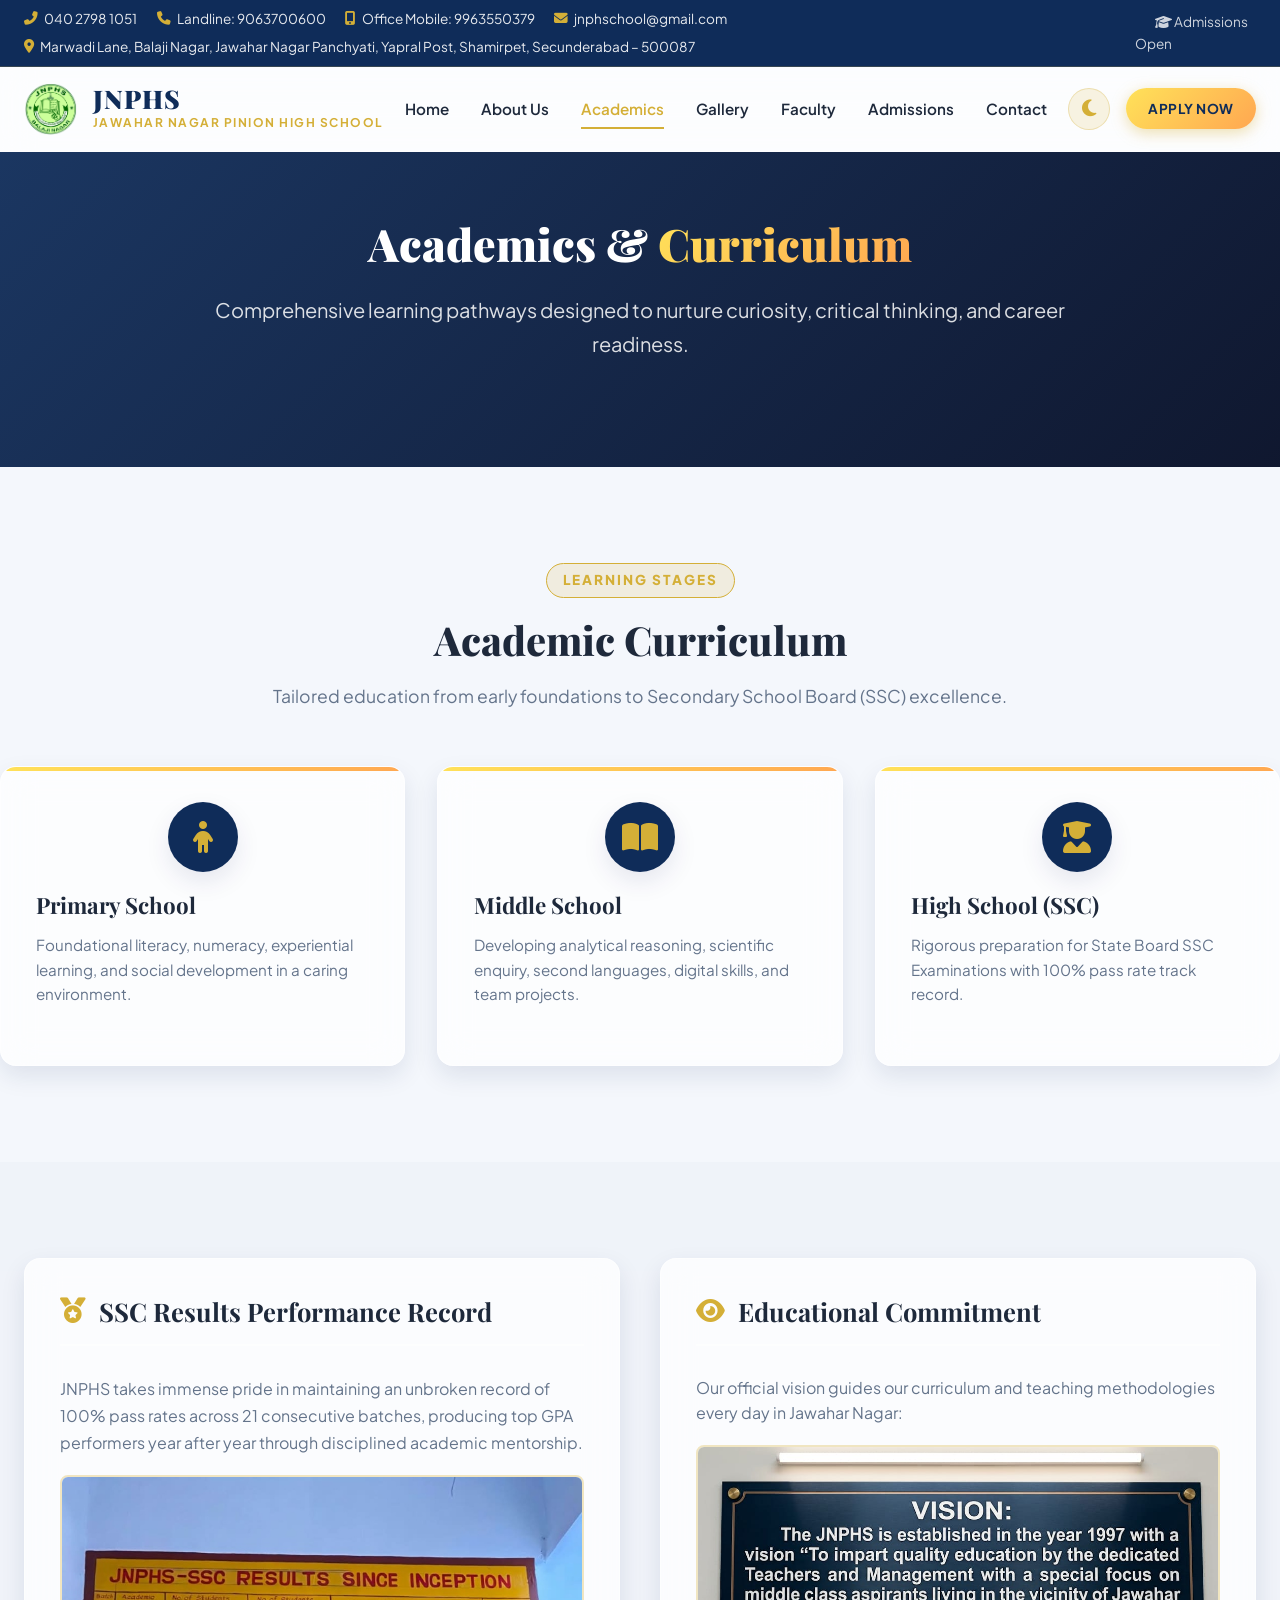
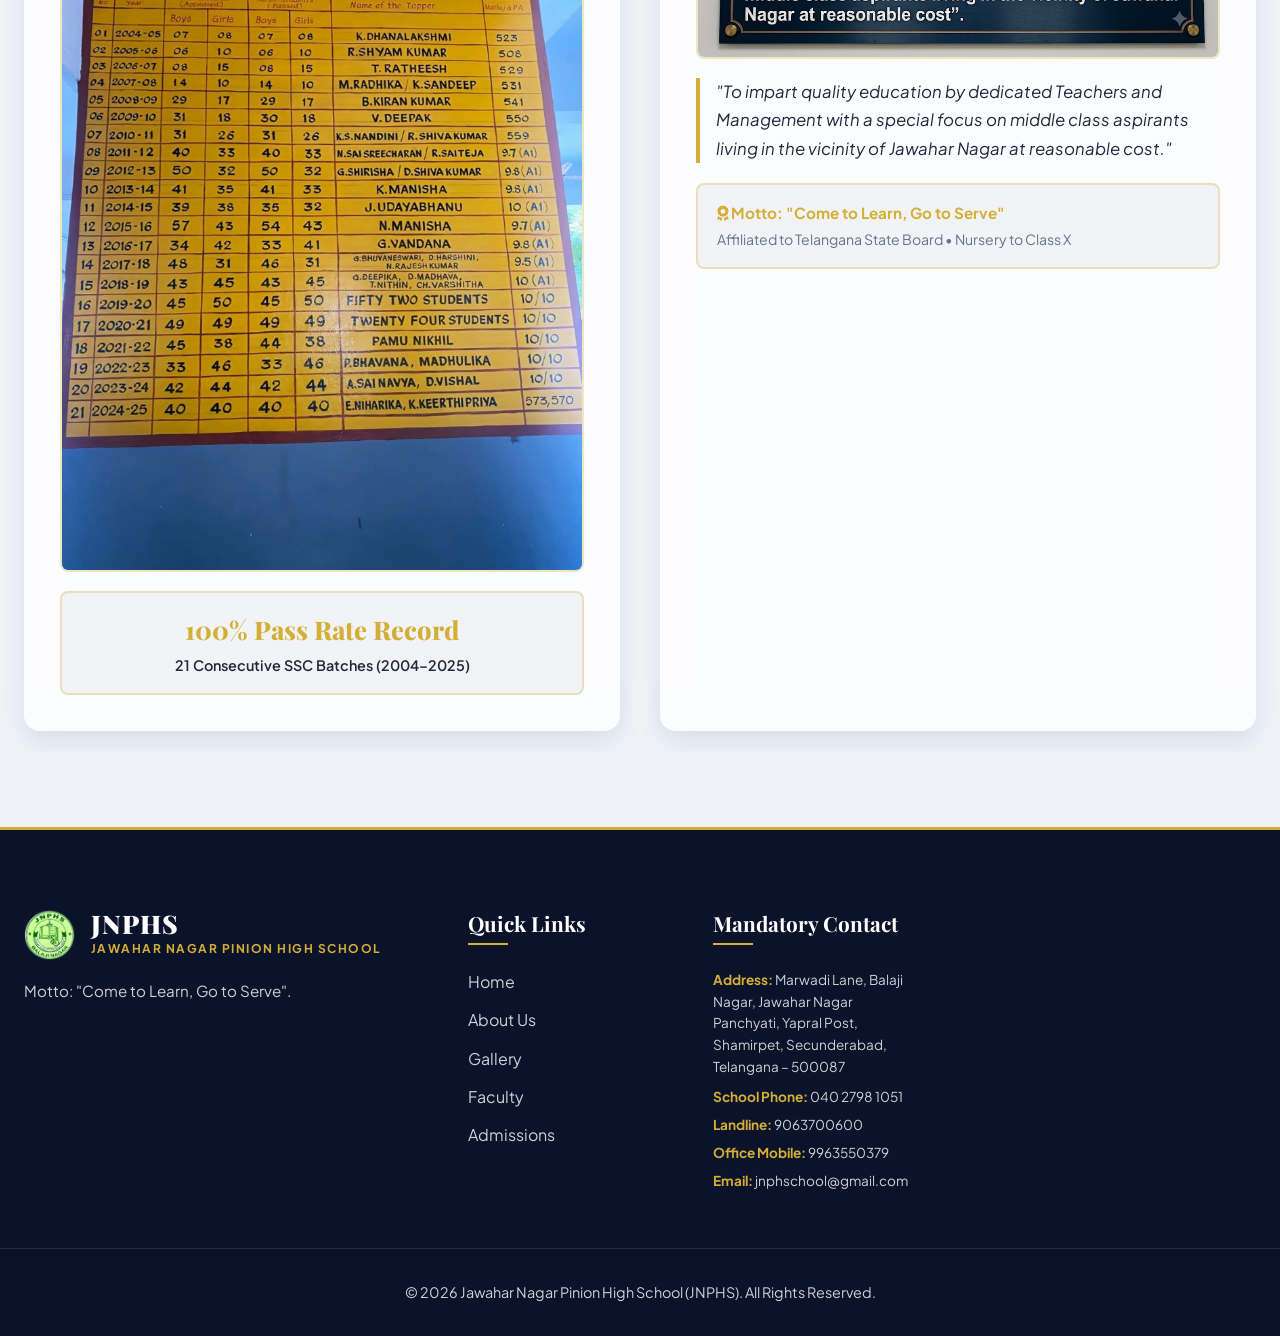
<file: academics.html>
<!DOCTYPE html>
<html lang="en" data-theme="light">
<head>
  <meta charset="UTF-8">
  <meta name="viewport" content="width=device-width, initial-scale=1.0">
  <title>Academics & Curriculum - JNPHS (Jawahar Nagar Pinion High School)</title>
  <meta name="description" content="Academic offerings, curriculum, and SSC results at Jawahar Nagar Pinion High School (JNPHS). Address: Marwadi Lane, Balaji Nagar, Jawahar Nagar Panchyati, Yapral Post, Shamirpet, Secunderabad, Telangana – 500087. Phone: 040 2798 1051.">
  
  <link rel="icon" type="image/png" href="assets/favicon.png">
  <link rel="shortcut icon" href="assets/logo.png">
  
  <link rel="stylesheet" href="https://cdnjs.cloudflare.com/ajax/libs/font-awesome/6.4.0/css/all.min.css">
  <link rel="stylesheet" href="css/style.css">
</head>
<body>

  <!-- Top Info Bar -->
  <div class="top-bar">
    <div class="container top-bar-content">
      <div class="top-bar-info">
        <span><i class="fas fa-phone-alt"></i> <a href="tel:04027981051" style="color: inherit; text-decoration: none;">040 2798 1051</a></span>
        <span><i class="fas fa-phone"></i> <a href="tel:9063700600" style="color: inherit; text-decoration: none;">Landline: 9063700600</a></span>
        <span><i class="fas fa-mobile-alt"></i> <a href="tel:9963550379" style="color: inherit; text-decoration: none;">Office Mobile: 9963550379</a></span>
        <span><i class="fas fa-envelope"></i> <a href="mailto:jnphschool@gmail.com" style="color: inherit; text-decoration: none;">jnphschool@gmail.com</a></span>
        <span class="top-bar-address"><i class="fas fa-map-marker-alt"></i> Marwadi Lane, Balaji Nagar, Jawahar Nagar Panchyati, Yapral Post, Shamirpet, Secunderabad – 500087</span>
      </div>
      <div class="top-bar-links">
        <a href="admissions.html"><i class="fas fa-graduation-cap"></i> Admissions Open</a>
      </div>
    </div>
  </div>

  <!-- Header & Navigation -->
  <header class="navbar glass-nav">
    <div class="container navbar-container">
      <a href="index.html" class="nav-brand" title="JNPHS Home">
        <img src="assets/logo.png" alt="JNPHS Official Logo" style="height: 52px; width: auto; object-fit: contain;">
        <div class="brand-text">
          <h1>JNPHS</h1>
          <span>Jawahar Nagar Pinion High School</span>
        </div>
      </a>

      <nav class="nav-menu">
        <a href="index.html" class="nav-link">Home</a>
        <a href="about.html" class="nav-link">About Us</a>
        <a href="academics.html" class="nav-link active">Academics</a>
        <a href="gallery.html" class="nav-link">Gallery</a>
        <a href="faculty.html" class="nav-link">Faculty</a>
        <a href="admissions.html" class="nav-link">Admissions</a>
        <a href="contact.html" class="nav-link">Contact</a>
      </nav>

      <div class="nav-actions">
        <button id="theme-toggle" class="theme-toggle" aria-label="Toggle Theme"><i class="fas fa-moon"></i></button>
        <a href="admissions.html" class="btn btn-gold" style="padding: 0.6rem 1.4rem; font-size: 0.85rem;">Apply Now</a>
        <div class="hamburger"><span></span><span></span><span></span></div>
      </div>
    </div>
  </header>

  <!-- Page Banner -->
  <section class="hero" style="min-height: 35vh;">
    <div class="hero-overlay" style="background: linear-gradient(135deg, rgba(15, 44, 89, 0.95) 0%, rgba(11, 19, 43, 0.98) 100%);"></div>
    <div class="container hero-content" style="text-align: center; max-width: 900px; margin: 0 auto;">
      <h1 class="hero-title" style="font-size: 2.8rem;">Academics & <span>Curriculum</span></h1>
      <p class="hero-subtitle">Comprehensive learning pathways designed to nurture curiosity, critical thinking, and career readiness.</p>
    </div>
  </section>

  <!-- Academic Wings Grid -->
  <section class="padding-section container">
    <div class="section-header">
      <div class="section-badge">Learning Stages</div>
      <h2 class="section-title">Academic Curriculum</h2>
      <p class="section-subtitle">Tailored education from early foundations to Secondary School Board (SSC) excellence.</p>
    </div>

    <div class="quick-actions-grid">
      <div class="glass-card action-card" style="text-align: left; padding: 2.2rem;">
        <div class="action-icon" style="margin-bottom: 1.2rem;"><i class="fas fa-child"></i></div>
        <h3>Primary School</h3>
        <p>Foundational literacy, numeracy, experiential learning, and social development in a caring environment.</p>
      </div>

      <div class="glass-card action-card" style="text-align: left; padding: 2.2rem;">
        <div class="action-icon" style="margin-bottom: 1.2rem;"><i class="fas fa-book-open"></i></div>
        <h3>Middle School</h3>
        <p>Developing analytical reasoning, scientific enquiry, second languages, digital skills, and team projects.</p>
      </div>

      <div class="glass-card action-card" style="text-align: left; padding: 2.2rem;">
        <div class="action-icon" style="margin-bottom: 1.2rem;"><i class="fas fa-user-graduate"></i></div>
        <h3>High School (SSC)</h3>
        <p>Rigorous preparation for State Board SSC Examinations with 100% pass rate track record.</p>
      </div>
    </div>
  </section>

  <!-- Academic Track Record Showcase -->
  <section class="padding-section" style="background: rgba(15, 44, 89, 0.02);">
    <div class="container">
      <div class="dashboard-grid">
        <div class="glass-card dashboard-card">
          <div class="dashboard-card-header">
            <h3><i class="fas fa-medal"></i> SSC Results Performance Record</h3>
          </div>
          <p style="margin-bottom: 1.2rem; color: var(--text-muted); line-height: 1.7;">JNPHS takes immense pride in maintaining an unbroken record of 100% pass rates across 21 consecutive batches, producing top GPA performers year after year through disciplined academic mentorship.</p>
          <img src="images/photo-05-ssc-results.jpg" alt="JNPHS SSC Results Since Inception (2004–2025)" style="max-width: 100%; border-radius: var(--radius-sm); border: 2px solid var(--border-gold); margin-bottom: 1.2rem; object-fit: contain; display: block;">
          <div style="background: rgba(15, 44, 89, 0.04); border: 2px solid var(--border-gold); border-radius: var(--radius-sm); padding: 1rem 1.2rem; text-align: center;">
            <div style="font-size: 1.6rem; font-weight: 800; color: var(--gold); font-family: 'Playfair Display', serif;">100% Pass Rate Record</div>
            <div style="color: var(--text-main); font-weight: 600; font-size: 0.9rem; margin-top: 0.2rem;">21 Consecutive SSC Batches (2004–2025)</div>
          </div>
        </div>

        <div class="glass-card dashboard-card">
          <div class="dashboard-card-header">
            <h3><i class="fas fa-eye"></i> Educational Commitment</h3>
          </div>
          <p style="margin-bottom: 1.2rem; color: var(--text-muted);">Our official vision guides our curriculum and teaching methodologies every day in Jawahar Nagar:</p>
          <img src="images/vision-board.png" alt="Official JNPHS Vision Board" style="max-width: 100%; height: auto; border-radius: var(--radius-sm); border: 2px solid var(--border-gold); margin-bottom: 1.2rem; object-fit: contain; display: block;">
          <blockquote style="font-size: 1.05rem; font-style: italic; border-left: 4px solid var(--gold); padding-left: 1rem; color: var(--text-main); margin-bottom: 1.2rem; line-height: 1.7;">
            "To impart quality education by dedicated Teachers and Management with a special focus on middle class aspirants living in the vicinity of Jawahar Nagar at reasonable cost."
          </blockquote>
          <div style="background: rgba(15, 44, 89, 0.04); border: 2px solid var(--border-gold); border-radius: var(--radius-sm); padding: 1rem 1.2rem;">
            <div style="color: var(--gold); font-weight: 700; font-size: 0.95rem;"><i class="fas fa-award"></i> Motto: "Come to Learn, Go to Serve"</div>
            <div style="color: var(--text-muted); font-size: 0.88rem; margin-top: 0.2rem;">Affiliated to Telangana State Board • Nursery to Class X</div>
          </div>
        </div>
      </div>
    </div>
  </section>

  <!-- Footer -->
  <footer class="footer">
    <div class="container footer-grid">
      <div class="footer-col">
        <a href="index.html" class="nav-brand" style="margin-bottom: 1.2rem; display: flex; align-items: center; gap: 1rem;">
          <img src="assets/logo.png" alt="JNPHS Official Logo" style="height: 50px; width: auto; object-fit: contain;">
          <div class="brand-text"><h1 style="color: #FFF;">JNPHS</h1><span>Jawahar Nagar Pinion High School</span></div>
        </a>
        <p style="font-size: 0.95rem;">Motto: "Come to Learn, Go to Serve".</p>
      </div>

      <div class="footer-col">
        <h4>Quick Links</h4>
        <ul class="footer-links">
          <li><a href="index.html">Home</a></li>
          <li><a href="about.html">About Us</a></li>
          <li><a href="gallery.html">Gallery</a></li>
          <li><a href="faculty.html">Faculty</a></li>
          <li><a href="admissions.html">Admissions</a></li>
        </ul>
      </div>

      <div class="footer-col">
        <h4>Mandatory Contact</h4>
        <p style="font-size: 0.85rem; margin-bottom: 0.5rem;"><strong style="color: var(--gold);">Address:</strong> Marwadi Lane, Balaji Nagar, Jawahar Nagar Panchyati, Yapral Post, Shamirpet, Secunderabad, Telangana – 500087</p>
        <p style="font-size: 0.85rem; margin-bottom: 0.4rem;"><strong style="color: var(--gold);">School Phone:</strong> <a href="tel:04027981051" style="color: inherit; text-decoration: none;">040 2798 1051</a></p>
        <p style="font-size: 0.85rem; margin-bottom: 0.4rem;"><strong style="color: var(--gold);">Landline:</strong> <a href="tel:9063700600" style="color: inherit; text-decoration: none;">9063700600</a></p>
        <p style="font-size: 0.85rem; margin-bottom: 0.4rem;"><strong style="color: var(--gold);">Office Mobile:</strong> <a href="tel:9963550379" style="color: inherit; text-decoration: none;">9963550379</a></p>
        <p style="font-size: 0.85rem;"><strong style="color: var(--gold);">Email:</strong> <a href="mailto:jnphschool@gmail.com" style="color: inherit; text-decoration: none;">jnphschool@gmail.com</a></p>
      </div>
    </div>
    <div class="container footer-bottom"><p>&copy; 2026 Jawahar Nagar Pinion High School (JNPHS). All Rights Reserved.</p></div>
  </footer>

  <button id="back-to-top" class="back-to-top" aria-label="Back to top"><i class="fas fa-arrow-up"></i></button>
  <script src="js/script.js"></script>
</body>
</html>
</file>
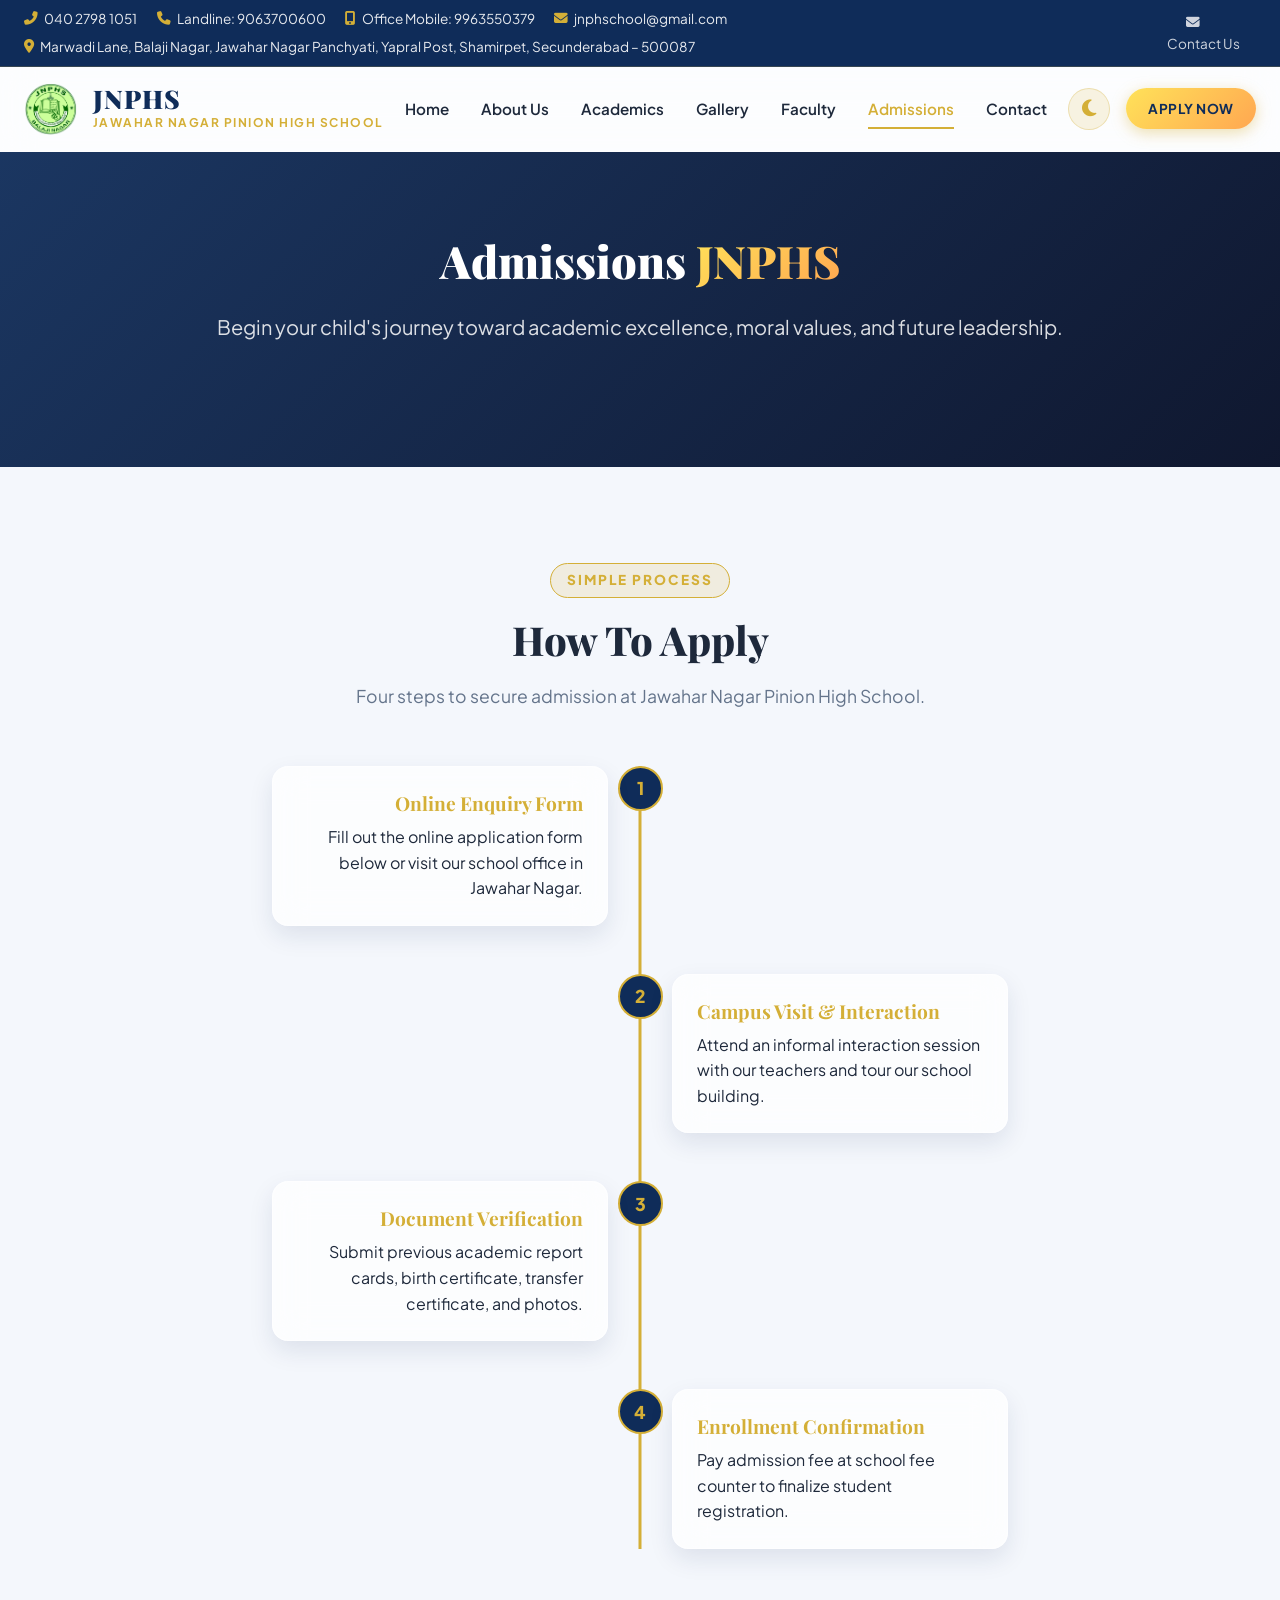
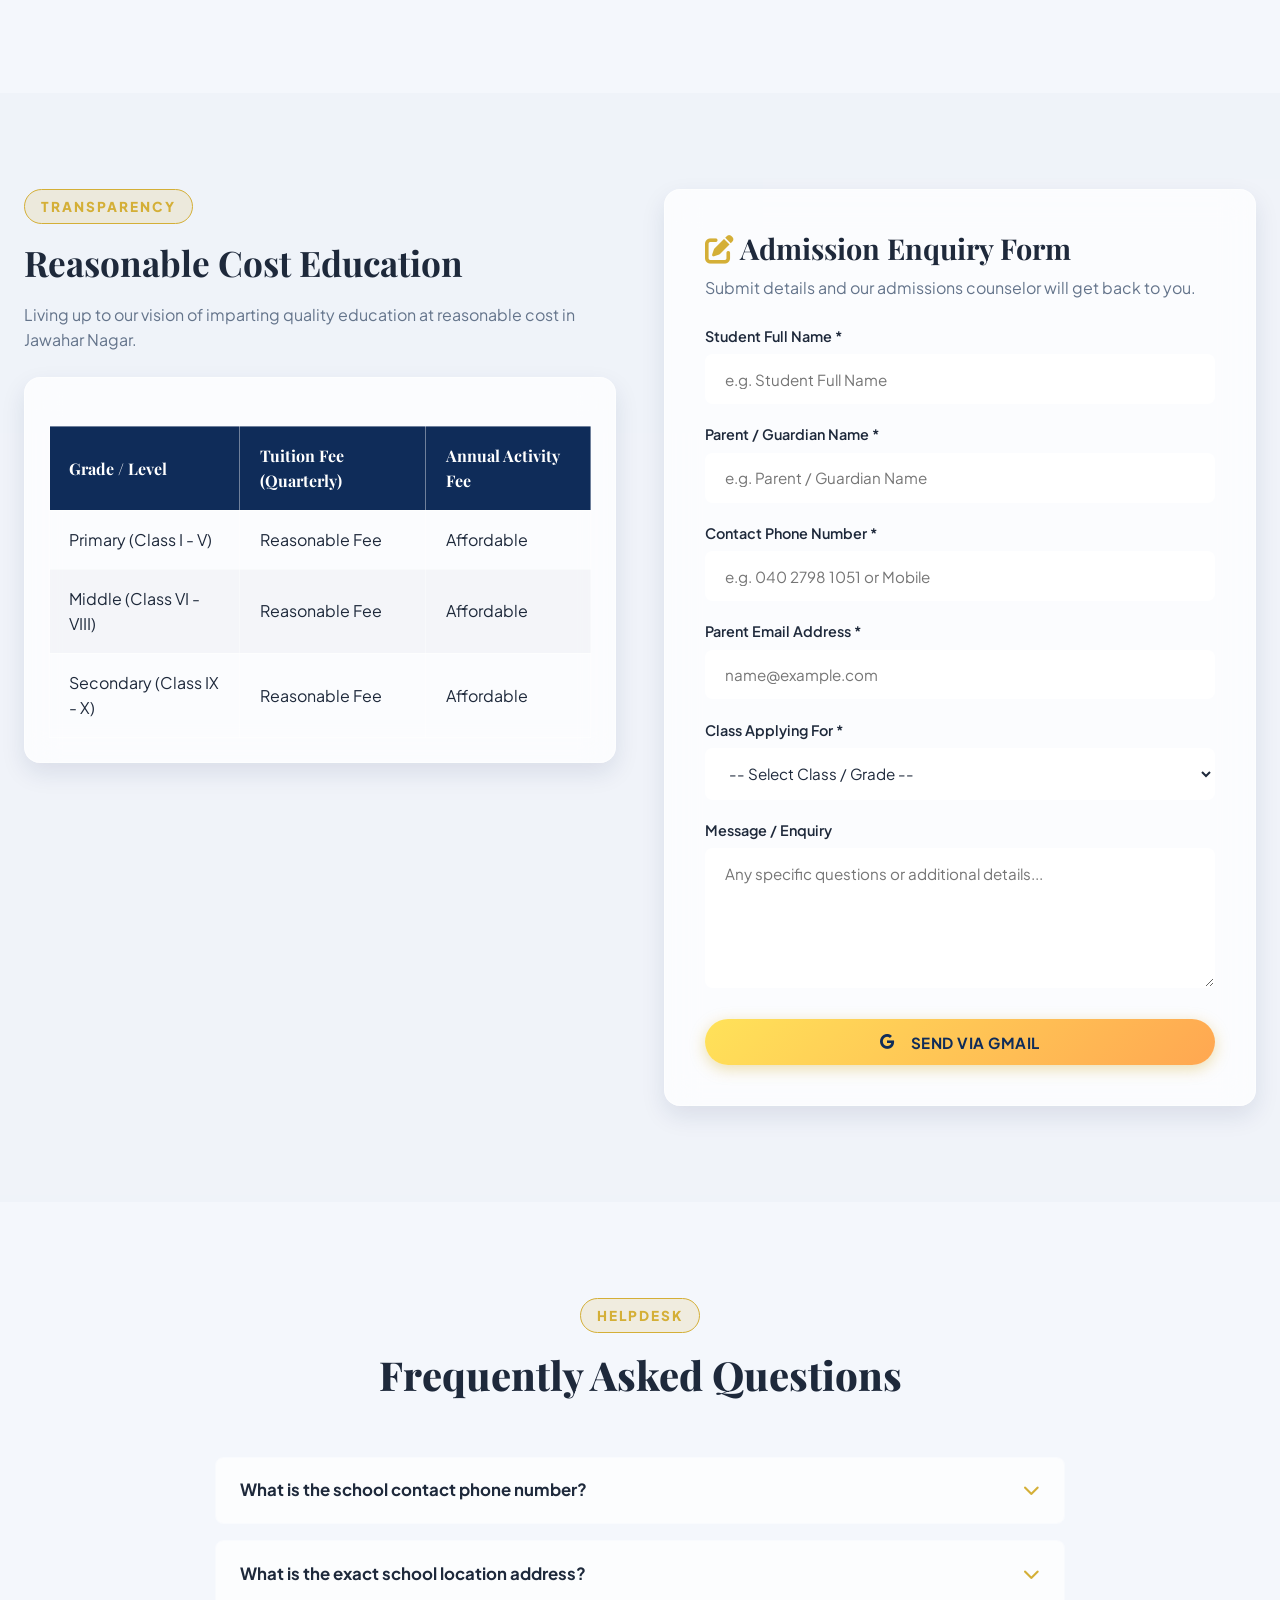
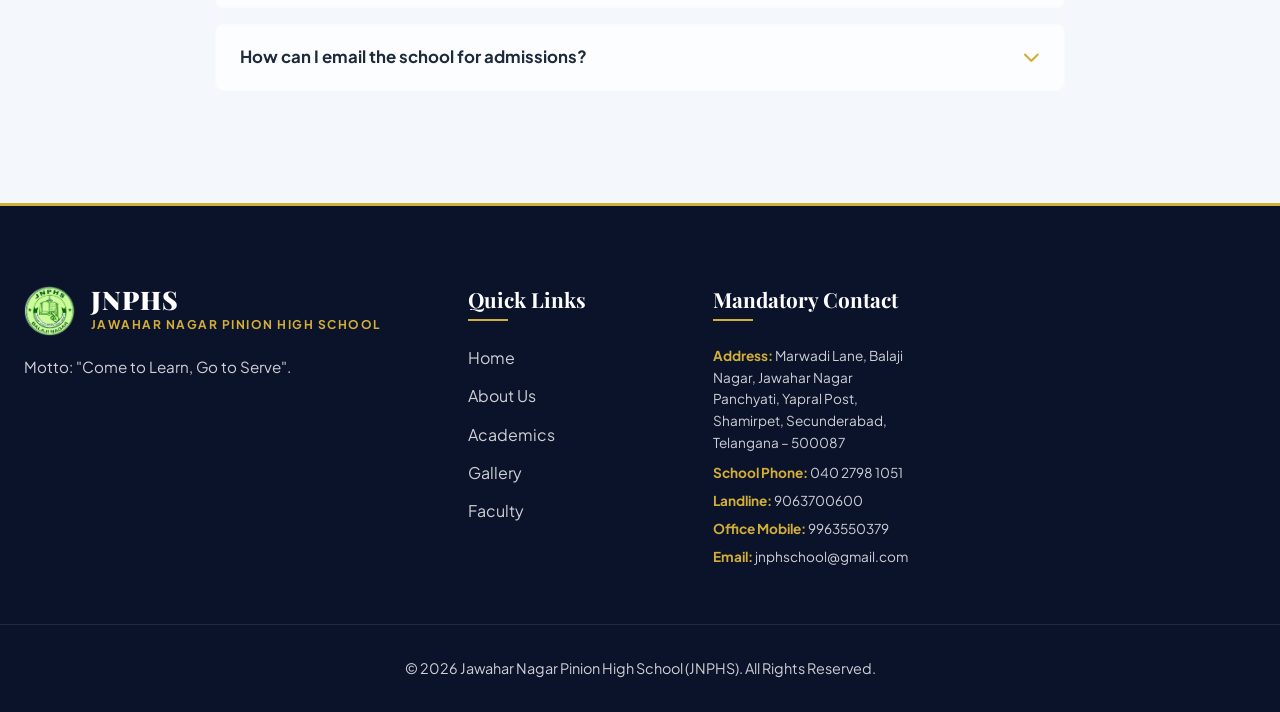
<file: admissions.html>
<!DOCTYPE html>
<html lang="en" data-theme="light">
<head>
  <meta charset="UTF-8">
  <meta name="viewport" content="width=device-width, initial-scale=1.0">
  <title>Admissions - JNPHS (Jawahar Nagar Pinion High School)</title>
  <meta name="description" content="Apply for admission at Jawahar Nagar Pinion High School (JNPHS). Address: Marwadi Lane, Balaji Nagar, Jawahar Nagar Panchyati, Yapral Post, Shamirpet, Secunderabad, Telangana – 500087. Phone: 040 2798 1051.">
  
  <link rel="icon" type="image/png" href="assets/favicon.png">
  <link rel="shortcut icon" href="assets/logo.png">
  
  <link rel="stylesheet" href="https://cdnjs.cloudflare.com/ajax/libs/font-awesome/6.4.0/css/all.min.css">
  <link rel="stylesheet" href="css/style.css">
  
  <style>
    .fee-table {
      width: 100%;
      min-width: 400px;
      border-collapse: collapse;
      margin-top: 1.5rem;
    }
    .fee-table th, .fee-table td {
      padding: 1rem 1.2rem;
      border: 1px solid var(--border-glass);
      text-align: left;
    }
    .fee-table th {
      background: var(--primary);
      color: #FFFFFF;
      font-family: 'Playfair Display', serif;
    }
    .fee-table tr:nth-child(even) {
      background: rgba(15, 44, 89, 0.03);
    }
    .accordion-item {
      margin-bottom: 1rem;
      border: 1px solid var(--border-glass);
      border-radius: var(--radius-sm);
      overflow: hidden;
    }
    .accordion-header {
      padding: 1.2rem 1.5rem;
      background: var(--bg-glass);
      font-weight: 700;
      font-size: 1.05rem;
      cursor: pointer;
      display: flex;
      justify-content: space-between;
      align-items: center;
    }
    .accordion-content {
      max-height: 0;
      overflow: hidden;
      transition: max-height 0.3s ease;
      background: var(--bg-secondary);
      padding: 0 1.5rem;
    }
    .accordion-item.active .accordion-content {
      padding: 1.2rem 1.5rem;
    }
  </style>
</head>
<body>

  <!-- Top Info Bar -->
  <div class="top-bar">
    <div class="container top-bar-content">
      <div class="top-bar-info">
        <span><i class="fas fa-phone-alt"></i> <a href="tel:04027981051" style="color: inherit; text-decoration: none;">040 2798 1051</a></span>
        <span><i class="fas fa-phone"></i> <a href="tel:9063700600" style="color: inherit; text-decoration: none;">Landline: 9063700600</a></span>
        <span><i class="fas fa-mobile-alt"></i> <a href="tel:9963550379" style="color: inherit; text-decoration: none;">Office Mobile: 9963550379</a></span>
        <span><i class="fas fa-envelope"></i> <a href="mailto:jnphschool@gmail.com" style="color: inherit; text-decoration: none;">jnphschool@gmail.com</a></span>
        <span class="top-bar-address"><i class="fas fa-map-marker-alt"></i> Marwadi Lane, Balaji Nagar, Jawahar Nagar Panchyati, Yapral Post, Shamirpet, Secunderabad – 500087</span>
      </div>
      <div class="top-bar-links">
        <a href="contact.html"><i class="fas fa-envelope"></i> Contact Us</a>
      </div>
    </div>
  </div>

  <!-- Header & Navigation -->
  <header class="navbar glass-nav">
    <div class="container navbar-container">
      <a href="index.html" class="nav-brand" title="JNPHS Home">
        <img src="assets/logo.png" alt="JNPHS Official Logo" style="height: 52px; width: auto; object-fit: contain;">
        <div class="brand-text">
          <h1>JNPHS</h1>
          <span>Jawahar Nagar Pinion High School</span>
        </div>
      </a>

      <nav class="nav-menu">
        <a href="index.html" class="nav-link">Home</a>
        <a href="about.html" class="nav-link">About Us</a>
        <a href="academics.html" class="nav-link">Academics</a>
        <a href="gallery.html" class="nav-link">Gallery</a>
        <a href="faculty.html" class="nav-link">Faculty</a>
        <a href="admissions.html" class="nav-link active">Admissions</a>
        <a href="contact.html" class="nav-link">Contact</a>
      </nav>

      <div class="nav-actions">
        <button id="theme-toggle" class="theme-toggle" aria-label="Toggle Theme"><i class="fas fa-moon"></i></button>
        <a href="admissions.html" class="btn btn-gold" style="padding: 0.6rem 1.4rem; font-size: 0.85rem;">Apply Now</a>
        <div class="hamburger"><span></span><span></span><span></span></div>
      </div>
    </div>
  </header>

  <!-- Page Banner -->
  <section class="hero" style="min-height: 35vh;">
    <div class="hero-overlay" style="background: linear-gradient(135deg, rgba(15, 44, 89, 0.95) 0%, rgba(11, 19, 43, 0.98) 100%);"></div>
    <div class="container hero-content" style="text-align: center; max-width: 900px; margin: 0 auto;">
      <h1 class="hero-title" style="font-size: 2.8rem;">Admissions <span>JNPHS</span></h1>
      <p class="hero-subtitle">Begin your child's journey toward academic excellence, moral values, and future leadership.</p>
    </div>
  </section>

  <!-- Admission Steps -->
  <section class="padding-section container">
    <div class="section-header">
      <div class="section-badge">Simple Process</div>
      <h2 class="section-title">How To Apply</h2>
      <p class="section-subtitle">Four steps to secure admission at Jawahar Nagar Pinion High School.</p>
    </div>

    <div class="timeline">
      <div class="timeline-step">
        <div class="timeline-icon">1</div>
        <div class="glass-card" style="padding: 1.5rem;">
          <h4 style="color: var(--gold); font-size: 1.2rem; margin-bottom: 0.5rem;">Online Enquiry Form</h4>
          <p>Fill out the online application form below or visit our school office in Jawahar Nagar.</p>
        </div>
      </div>

      <div class="timeline-step">
        <div class="timeline-icon">2</div>
        <div class="glass-card" style="padding: 1.5rem;">
          <h4 style="color: var(--gold); font-size: 1.2rem; margin-bottom: 0.5rem;">Campus Visit & Interaction</h4>
          <p>Attend an informal interaction session with our teachers and tour our school building.</p>
        </div>
      </div>

      <div class="timeline-step">
        <div class="timeline-icon">3</div>
        <div class="glass-card" style="padding: 1.5rem;">
          <h4 style="color: var(--gold); font-size: 1.2rem; margin-bottom: 0.5rem;">Document Verification</h4>
          <p>Submit previous academic report cards, birth certificate, transfer certificate, and photos.</p>
        </div>
      </div>

      <div class="timeline-step">
        <div class="timeline-icon">4</div>
        <div class="glass-card" style="padding: 1.5rem;">
          <h4 style="color: var(--gold); font-size: 1.2rem; margin-bottom: 0.5rem;">Enrollment Confirmation</h4>
          <p>Pay admission fee at school fee counter to finalize student registration.</p>
        </div>
      </div>
    </div>
  </section>

  <!-- Fee Structure & Enquiry Form -->
  <section class="padding-section" style="background: rgba(15, 44, 89, 0.02);">
    <div class="container contact-grid">
      <!-- Fee Table -->
      <div style="min-width: 0; width: 100%;">
        <div class="section-badge">Transparency</div>
        <h2 style="font-size: 2.2rem; margin-bottom: 1rem;">Reasonable Cost Education</h2>
        <p style="color: var(--text-muted); margin-bottom: 1.5rem;">Living up to our vision of imparting quality education at reasonable cost in Jawahar Nagar.</p>

        <div class="glass-card" style="padding: 1.5rem; overflow-x: auto;">
          <table class="fee-table">
            <thead>
              <tr>
                <th>Grade / Level</th>
                <th>Tuition Fee (Quarterly)</th>
                <th>Annual Activity Fee</th>
              </tr>
            </thead>
            <tbody>
              <tr>
                <td>Primary (Class I - V)</td>
                <td>Reasonable Fee</td>
                <td>Affordable</td>
              </tr>
              <tr>
                <td>Middle (Class VI - VIII)</td>
                <td>Reasonable Fee</td>
                <td>Affordable</td>
              </tr>
              <tr>
                <td>Secondary (Class IX - X)</td>
                <td>Reasonable Fee</td>
                <td>Affordable</td>
              </tr>
            </tbody>
          </table>
        </div>
      </div>

      <!-- Form -->
      <div class="glass-card" style="padding: 2.5rem;">
        <h3 style="font-size: 1.8rem; margin-bottom: 0.5rem;"><i class="fas fa-edit" style="color: var(--gold);"></i> Admission Enquiry Form</h3>
        <p style="color: var(--text-muted); margin-bottom: 1.5rem;">Submit details and our admissions counselor will get back to you.</p>

        <form id="inquiry-form" novalidate>
          <div class="form-group" style="margin-bottom: 1.2rem;">
            <label for="student_name" style="display: block; font-weight: 600; margin-bottom: 0.4rem;">Student Full Name *</label>
            <input type="text" id="student_name" name="student_name" class="form-control" placeholder="e.g. Student Full Name" required>
          </div>

          <div class="form-group" style="margin-bottom: 1.2rem;">
            <label for="parent_name" style="display: block; font-weight: 600; margin-bottom: 0.4rem;">Parent / Guardian Name *</label>
            <input type="text" id="parent_name" name="parent_name" class="form-control" placeholder="e.g. Parent / Guardian Name" required>
          </div>

          <div class="form-group" style="margin-bottom: 1.2rem;">
            <label for="phone_number" style="display: block; font-weight: 600; margin-bottom: 0.4rem;">Contact Phone Number *</label>
            <input type="tel" id="phone_number" name="phone_number" class="form-control" placeholder="e.g. 040 2798 1051 or Mobile" required>
          </div>

          <div class="form-group" style="margin-bottom: 1.2rem;">
            <label for="email_address" style="display: block; font-weight: 600; margin-bottom: 0.4rem;">Parent Email Address *</label>
            <input type="email" id="email_address" name="email_address" class="form-control" placeholder="name@example.com" required>
          </div>

          <div class="form-group" style="margin-bottom: 1.2rem;">
            <label for="class_applying" style="display: block; font-weight: 600; margin-bottom: 0.4rem;">Class Applying For *</label>
            <select id="class_applying" name="class_applying" class="form-control" required>
              <option value="">-- Select Class / Grade --</option>
              <option value="Pre-Primary (Nursery / LKG / UKG)">Pre-Primary (Nursery / LKG / UKG)</option>
              <option value="Primary (Class I - V)">Primary (Class I - V)</option>
              <option value="Middle School (Class VI - VIII)">Middle School (Class VI - VIII)</option>
              <option value="High School (Class IX - X / SSC)">High School (Class IX - X / SSC)</option>
            </select>
          </div>

          <div class="form-group" style="margin-bottom: 1.5rem;">
            <label for="enquiry_message" style="display: block; font-weight: 600; margin-bottom: 0.4rem;">Message / Enquiry</label>
            <textarea id="enquiry_message" name="enquiry_message" class="form-control" rows="4" placeholder="Any specific questions or additional details..."></textarea>
          </div>

          <button type="submit" id="inquiry-submit-btn" class="btn btn-gold" style="width: 100%;"><i class="fab fa-google" style="margin-right: 0.4rem;"></i> Send via Gmail</button>
        </form>
      </div>
    </div>
  </section>

  <!-- FAQs -->
  <section class="padding-section container">
    <div class="section-header">
      <div class="section-badge">Helpdesk</div>
      <h2 class="section-title">Frequently Asked Questions</h2>
    </div>

    <div style="max-width: 850px; margin: 0 auto;">
      <div class="accordion-item">
        <div class="accordion-header">
          <span>What is the school contact phone number?</span>
          <i class="fas fa-chevron-down" style="color: var(--gold);"></i>
        </div>
        <div class="accordion-content">
          <p>You can reach Jawahar Nagar Pinion High School office directly at <strong><a href="tel:04027981051" style="color: inherit; text-decoration: none;">040 2798 1051</a></strong>, Landline: <strong><a href="tel:9063700600" style="color: var(--gold); text-decoration: none;">9063700600</a></strong>, or Office Mobile: <strong><a href="tel:9963550379" style="color: var(--gold); text-decoration: none;">9963550379</a></strong>.</p>
        </div>
      </div>

      <div class="accordion-item">
        <div class="accordion-header">
          <span>What is the exact school location address?</span>
          <i class="fas fa-chevron-down" style="color: var(--gold);"></i>
        </div>
        <div class="accordion-content">
          <p>Marwadi Lane, Balaji Nagar, Jawahar Nagar Panchyati, Yapral Post, Shamirpet, Secunderabad, Telangana – 500087.</p>
        </div>
      </div>

      <div class="accordion-item">
        <div class="accordion-header">
          <span>How can I email the school for admissions?</span>
          <i class="fas fa-chevron-down" style="color: var(--gold);"></i>
        </div>
        <div class="accordion-content">
          <p>You can email Jawahar Nagar Pinion High School directly at <a href="mailto:jnphschool@gmail.com" style="color: var(--gold); font-weight: 700;">jnphschool@gmail.com</a> for admissions or student enquiries.</p>
        </div>
      </div>
    </div>
  </section>

  <!-- Footer -->
  <footer class="footer">
    <div class="container footer-grid">
      <div class="footer-col">
        <a href="index.html" class="nav-brand" style="margin-bottom: 1.2rem; display: flex; align-items: center; gap: 1rem;">
          <img src="assets/logo.png" alt="JNPHS Official Logo" style="height: 50px; width: auto; object-fit: contain;">
          <div class="brand-text"><h1 style="color: #FFF;">JNPHS</h1><span>Jawahar Nagar Pinion High School</span></div>
        </a>
        <p style="font-size: 0.95rem;">Motto: "Come to Learn, Go to Serve".</p>
      </div>

      <div class="footer-col">
        <h4>Quick Links</h4>
        <ul class="footer-links">
          <li><a href="index.html">Home</a></li>
          <li><a href="about.html">About Us</a></li>
          <li><a href="academics.html">Academics</a></li>
          <li><a href="gallery.html">Gallery</a></li>
          <li><a href="faculty.html">Faculty</a></li>
        </ul>
      </div>

      <div class="footer-col">
        <h4>Mandatory Contact</h4>
        <p style="font-size: 0.85rem; margin-bottom: 0.5rem;"><strong style="color: var(--gold);">Address:</strong> Marwadi Lane, Balaji Nagar, Jawahar Nagar Panchyati, Yapral Post, Shamirpet, Secunderabad, Telangana – 500087</p>
        <p style="font-size: 0.85rem; margin-bottom: 0.4rem;"><strong style="color: var(--gold);">School Phone:</strong> <a href="tel:04027981051" style="color: inherit; text-decoration: none;">040 2798 1051</a></p>
        <p style="font-size: 0.85rem; margin-bottom: 0.4rem;"><strong style="color: var(--gold);">Landline:</strong> <a href="tel:9063700600" style="color: inherit; text-decoration: none;">9063700600</a></p>
        <p style="font-size: 0.85rem; margin-bottom: 0.4rem;"><strong style="color: var(--gold);">Office Mobile:</strong> <a href="tel:9963550379" style="color: inherit; text-decoration: none;">9963550379</a></p>
        <p style="font-size: 0.85rem;"><strong style="color: var(--gold);">Email:</strong> <a href="mailto:jnphschool@gmail.com" style="color: inherit; text-decoration: none;">jnphschool@gmail.com</a></p>
      </div>
    </div>
    <div class="container footer-bottom"><p>&copy; 2026 Jawahar Nagar Pinion High School (JNPHS). All Rights Reserved.</p></div>
  </footer>

  <button id="back-to-top" class="back-to-top" aria-label="Back to top"><i class="fas fa-arrow-up"></i></button>
  <script src="js/script.js"></script>
</body>
</html>
</file>
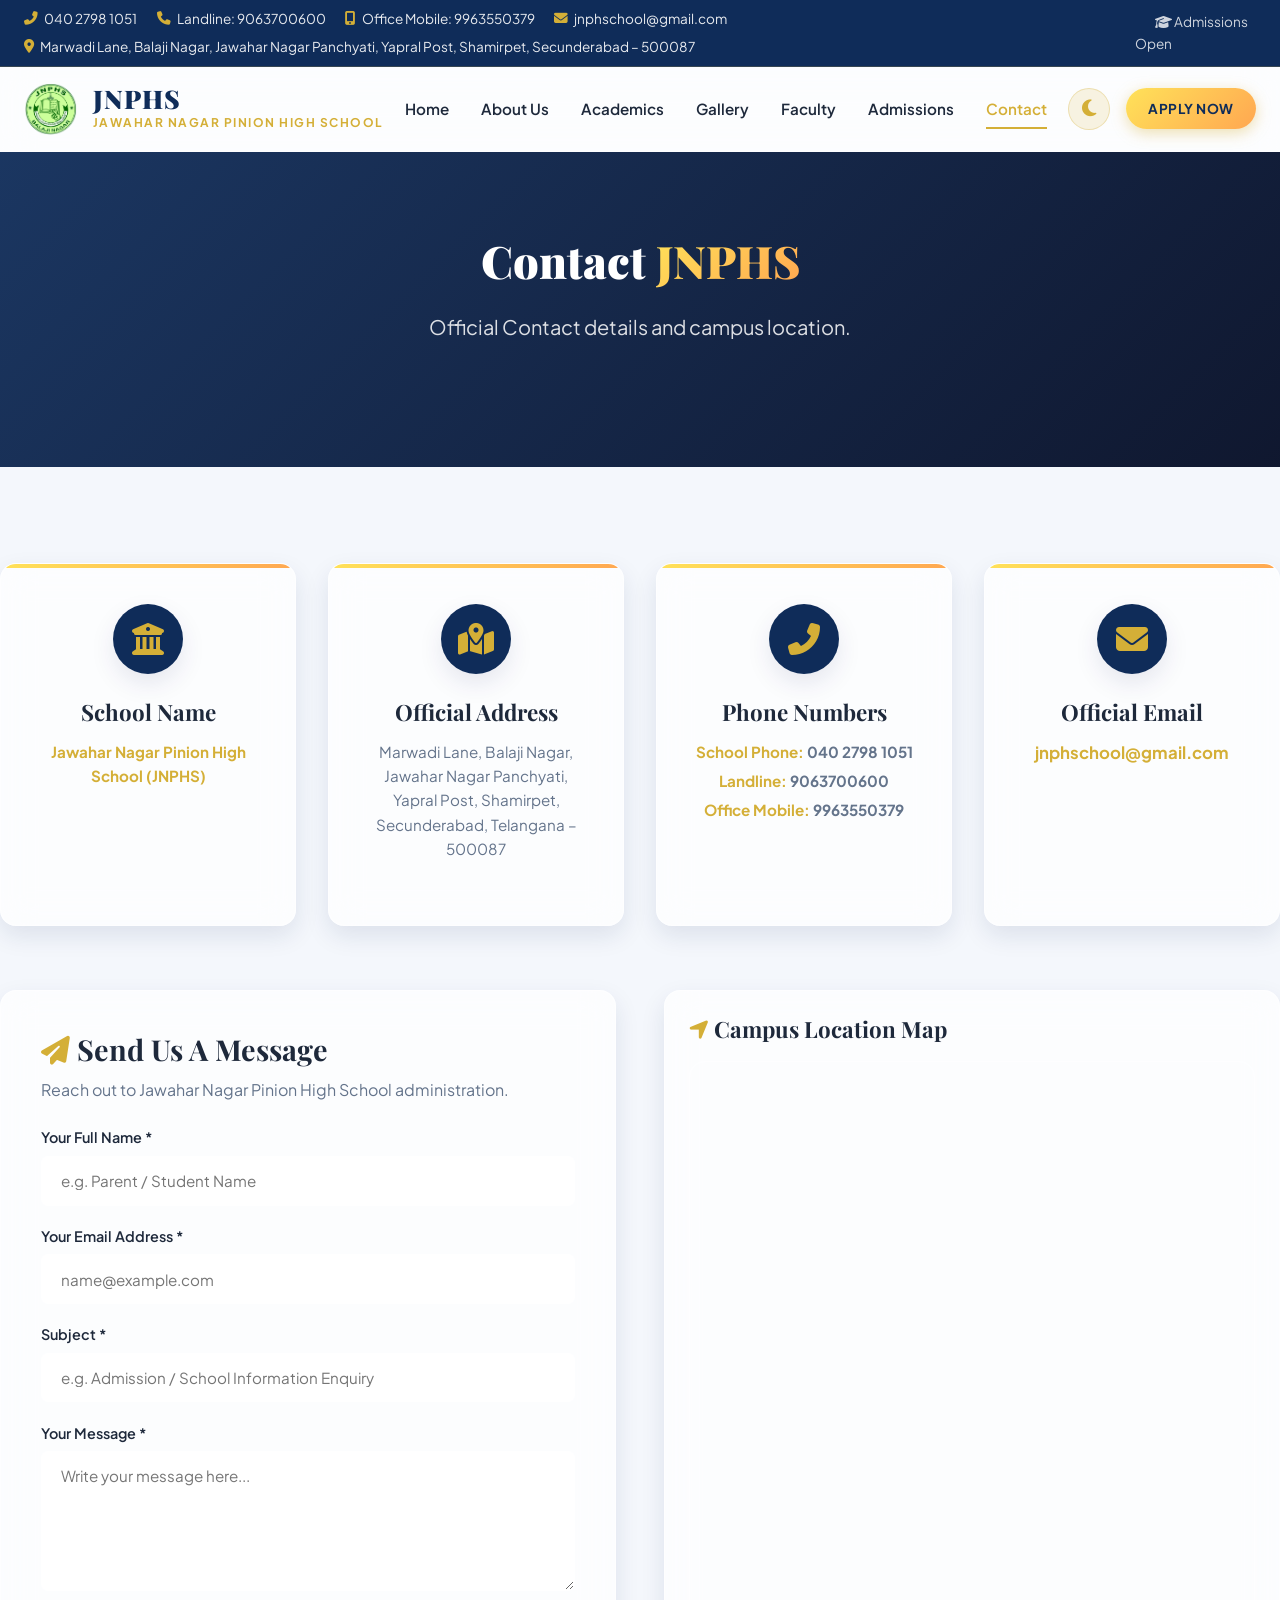
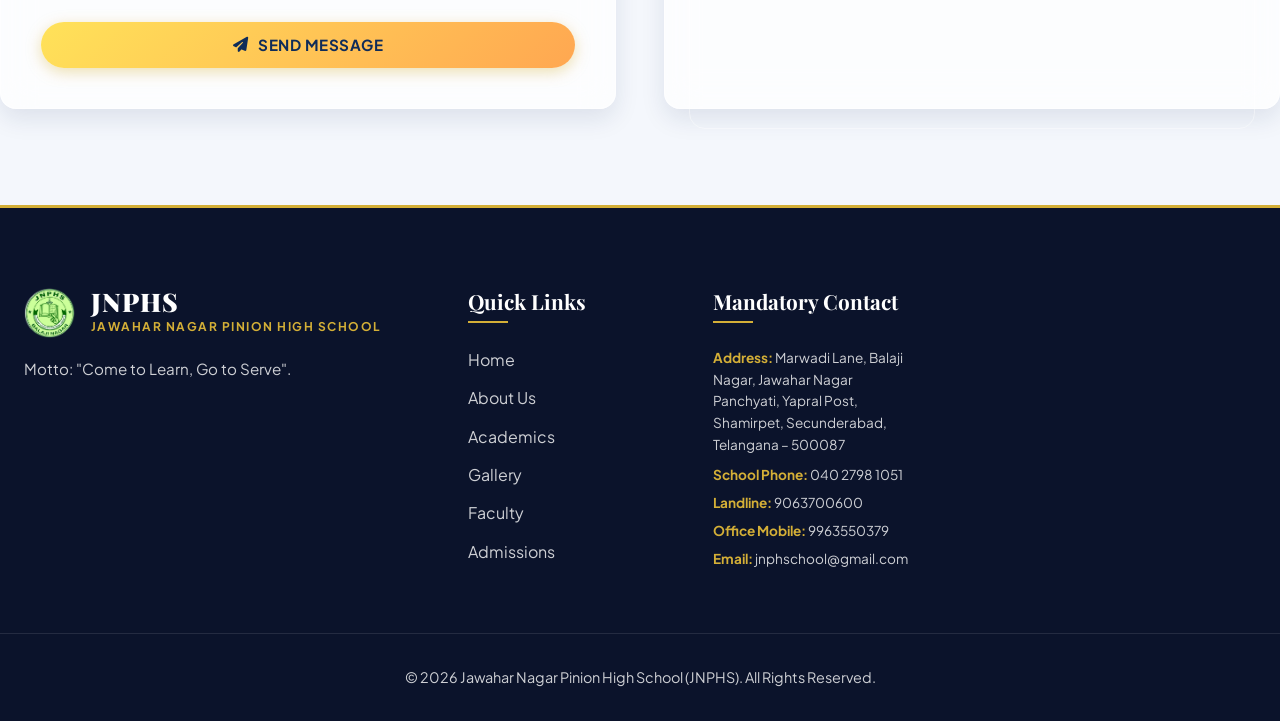
<file: contact.html>
<!DOCTYPE html>
<html lang="en" data-theme="light">
<head>
  <meta charset="UTF-8">
  <meta name="viewport" content="width=device-width, initial-scale=1.0">
  <title>Contact Us - JNPHS (Jawahar Nagar Pinion High School)</title>
  <meta name="description" content="Contact Jawahar Nagar Pinion High School (JNPHS). Address: Marwadi Lane, Balaji Nagar, Jawahar Nagar Panchyati, Yapral Post, Shamirpet, Secunderabad, Telangana – 500087. Phone: 040 2798 1051.">
  
  <link rel="icon" type="image/png" href="assets/favicon.png">
  <link rel="shortcut icon" href="assets/logo.png">
  
  <link rel="stylesheet" href="https://cdnjs.cloudflare.com/ajax/libs/font-awesome/6.4.0/css/all.min.css">
  <link rel="stylesheet" href="css/style.css">
</head>
<body>

  <!-- Top Info Bar -->
  <div class="top-bar">
    <div class="container top-bar-content">
      <div class="top-bar-info">
        <span><i class="fas fa-phone-alt"></i> <a href="tel:04027981051" style="color: inherit; text-decoration: none;">040 2798 1051</a></span>
        <span><i class="fas fa-phone"></i> <a href="tel:9063700600" style="color: inherit; text-decoration: none;">Landline: 9063700600</a></span>
        <span><i class="fas fa-mobile-alt"></i> <a href="tel:9963550379" style="color: inherit; text-decoration: none;">Office Mobile: 9963550379</a></span>
        <span><i class="fas fa-envelope"></i> <a href="mailto:jnphschool@gmail.com" style="color: inherit; text-decoration: none;">jnphschool@gmail.com</a></span>
        <span class="top-bar-address"><i class="fas fa-map-marker-alt"></i> Marwadi Lane, Balaji Nagar, Jawahar Nagar Panchyati, Yapral Post, Shamirpet, Secunderabad – 500087</span>
      </div>
      <div class="top-bar-links">
        <a href="admissions.html"><i class="fas fa-graduation-cap"></i> Admissions Open</a>
      </div>
    </div>
  </div>

  <!-- Header & Navigation -->
  <header class="navbar glass-nav">
    <div class="container navbar-container">
      <a href="index.html" class="nav-brand" title="JNPHS Home">
        <img src="assets/logo.png" alt="JNPHS Official Logo" style="height: 52px; width: auto; object-fit: contain;">
        <div class="brand-text">
          <h1>JNPHS</h1>
          <span>Jawahar Nagar Pinion High School</span>
        </div>
      </a>

      <nav class="nav-menu">
        <a href="index.html" class="nav-link">Home</a>
        <a href="about.html" class="nav-link">About Us</a>
        <a href="academics.html" class="nav-link">Academics</a>
        <a href="gallery.html" class="nav-link">Gallery</a>
        <a href="faculty.html" class="nav-link">Faculty</a>
        <a href="admissions.html" class="nav-link">Admissions</a>
        <a href="contact.html" class="nav-link active">Contact</a>
      </nav>

      <div class="nav-actions">
        <button id="theme-toggle" class="theme-toggle" aria-label="Toggle Theme"><i class="fas fa-moon"></i></button>
        <a href="admissions.html" class="btn btn-gold" style="padding: 0.6rem 1.4rem; font-size: 0.85rem;">Apply Now</a>
        <div class="hamburger"><span></span><span></span><span></span></div>
      </div>
    </div>
  </header>

  <!-- Page Banner -->
  <section class="hero" style="min-height: 35vh;">
    <div class="hero-overlay" style="background: linear-gradient(135deg, rgba(15, 44, 89, 0.95) 0%, rgba(11, 19, 43, 0.98) 100%);"></div>
    <div class="container hero-content" style="text-align: center; max-width: 900px; margin: 0 auto;">
      <h1 class="hero-title" style="font-size: 2.8rem;">Contact <span>JNPHS</span></h1>
      <p class="hero-subtitle">Official Contact details and campus location.</p>
    </div>
  </section>

  <!-- Mandatory Contact Details Section -->
  <section class="padding-section container">
    <div class="quick-actions-grid" style="margin-bottom: 4rem; grid-template-columns: repeat(auto-fit, minmax(240px, 1fr));">
      <div class="glass-card action-card">
        <div class="action-icon"><i class="fas fa-university"></i></div>
        <h3>School Name</h3>
        <p style="font-weight: 700; color: var(--gold);">Jawahar Nagar Pinion High School (JNPHS)</p>
      </div>

      <div class="glass-card action-card">
        <div class="action-icon"><i class="fas fa-map-marked-alt"></i></div>
        <h3>Official Address</h3>
        <p style="font-size: 0.95rem; line-height: 1.6;">Marwadi Lane, Balaji Nagar, Jawahar Nagar Panchyati, Yapral Post, Shamirpet, Secunderabad, Telangana – 500087</p>
      </div>

      <div class="glass-card action-card">
        <div class="action-icon"><i class="fas fa-phone-alt"></i></div>
        <h3>Phone Numbers</h3>
        <p style="font-size: 0.95rem; margin-bottom: 0.3rem;"><strong style="color: var(--gold);">School Phone:</strong> <a href="tel:04027981051" style="color: inherit; text-decoration: none; font-weight: 700;">040 2798 1051</a></p>
        <p style="font-size: 0.95rem; margin-bottom: 0.3rem;"><strong style="color: var(--gold);">Landline:</strong> <a href="tel:9063700600" style="color: inherit; text-decoration: none; font-weight: 700;">9063700600</a></p>
        <p style="font-size: 0.95rem;"><strong style="color: var(--gold);">Office Mobile:</strong> <a href="tel:9963550379" style="color: inherit; text-decoration: none; font-weight: 700;">9963550379</a></p>
      </div>

      <div class="glass-card action-card">
        <div class="action-icon"><i class="fas fa-envelope"></i></div>
        <h3>Official Email</h3>
        <p style="font-size: 1.05rem; font-weight: 700;"><a href="mailto:jnphschool@gmail.com" style="color: var(--gold); text-decoration: none;">jnphschool@gmail.com</a></p>
      </div>
    </div>

    <!-- Contact Form & Map Grid -->
    <div class="contact-grid">
      <!-- Form -->
      <div class="glass-card" style="padding: 2.5rem;">
        <h3 style="font-size: 1.8rem; margin-bottom: 0.5rem;"><i class="fas fa-paper-plane" style="color: var(--gold);"></i> Send Us A Message</h3>
        <p style="color: var(--text-muted); margin-bottom: 1.5rem;">Reach out to Jawahar Nagar Pinion High School administration.</p>

        <form id="contact-form" novalidate>
          <div class="form-group" style="margin-bottom: 1.2rem;">
            <label for="contact_name" style="display: block; font-weight: 600; margin-bottom: 0.4rem;">Your Full Name *</label>
            <input type="text" id="contact_name" name="contact_name" class="form-control" placeholder="e.g. Parent / Student Name" required>
          </div>

          <div class="form-group" style="margin-bottom: 1.2rem;">
            <label for="contact_email" style="display: block; font-weight: 600; margin-bottom: 0.4rem;">Your Email Address *</label>
            <input type="email" id="contact_email" name="contact_email" class="form-control" placeholder="name@example.com" required>
          </div>

          <div class="form-group" style="margin-bottom: 1.2rem;">
            <label for="contact_subject" style="display: block; font-weight: 600; margin-bottom: 0.4rem;">Subject *</label>
            <input type="text" id="contact_subject" name="contact_subject" class="form-control" placeholder="e.g. Admission / School Information Enquiry" required>
          </div>

          <div class="form-group" style="margin-bottom: 1.5rem;">
            <label for="contact_message" style="display: block; font-weight: 600; margin-bottom: 0.4rem;">Your Message *</label>
            <textarea id="contact_message" name="contact_message" class="form-control" rows="4" placeholder="Write your message here..." required></textarea>
          </div>

          <button type="submit" id="contact-submit-btn" class="btn btn-gold" style="width: 100%;"><i class="fas fa-paper-plane"></i> Send Message</button>
        </form>
      </div>

      <!-- Google Maps Frame for Jawahar Nagar Panchyati, Yapral Post, Shamirpet, Secunderabad -->
      <div class="glass-card" style="padding: 1.5rem;">
        <h3 style="font-size: 1.4rem; margin-bottom: 1rem;"><i class="fas fa-location-arrow" style="color: var(--gold);"></i> Campus Location Map</h3>
        <div class="map-placeholder">
          <iframe 
            src="https://www.google.com/maps/embed?pb=!1m18!1m12!1m3!1d15221.802131920803!2d78.538165!3d17.533722!2m3!1f0!2f0!3f0!3m2!1i1024!2i768!4f13.1!3m3!1m2!1s0x3bcb9af0f1234567%3A0x1234567890abcdef!2sBalaji%20Nagar%2C%20Jawahar%20Nagar%2C%20Secunderabad%2C%20Telangana%20500087!5e0!3m2!1sen!2sin!4v1700000000000!5m2!1sen!2sin" 
            width="100%" 
            height="100%" 
            style="border:0; min-height: 420px; border-radius: var(--radius-sm);" 
            allowfullscreen="" 
            loading="lazy" 
            referrerpolicy="no-referrer-when-downgrade">
          </iframe>
        </div>
      </div>
    </div>
  </section>

  <!-- Footer -->
  <footer class="footer">
    <div class="container footer-grid">
      <div class="footer-col">
        <a href="index.html" class="nav-brand" style="margin-bottom: 1.2rem; display: flex; align-items: center; gap: 1rem;">
          <img src="assets/logo.png" alt="JNPHS Official Logo" style="height: 50px; width: auto; object-fit: contain;">
          <div class="brand-text"><h1 style="color: #FFF;">JNPHS</h1><span>Jawahar Nagar Pinion High School</span></div>
        </a>
        <p style="font-size: 0.95rem;">Motto: "Come to Learn, Go to Serve".</p>
      </div>

      <div class="footer-col">
        <h4>Quick Links</h4>
        <ul class="footer-links">
          <li><a href="index.html">Home</a></li>
          <li><a href="about.html">About Us</a></li>
          <li><a href="academics.html">Academics</a></li>
          <li><a href="gallery.html">Gallery</a></li>
          <li><a href="faculty.html">Faculty</a></li>
          <li><a href="admissions.html">Admissions</a></li>
        </ul>
      </div>

      <div class="footer-col">
        <h4>Mandatory Contact</h4>
        <p style="font-size: 0.85rem; margin-bottom: 0.5rem;"><strong style="color: var(--gold);">Address:</strong> Marwadi Lane, Balaji Nagar, Jawahar Nagar Panchyati, Yapral Post, Shamirpet, Secunderabad, Telangana – 500087</p>
        <p style="font-size: 0.85rem; margin-bottom: 0.4rem;"><strong style="color: var(--gold);">School Phone:</strong> <a href="tel:04027981051" style="color: inherit; text-decoration: none;">040 2798 1051</a></p>
        <p style="font-size: 0.85rem; margin-bottom: 0.4rem;"><strong style="color: var(--gold);">Landline:</strong> <a href="tel:9063700600" style="color: inherit; text-decoration: none;">9063700600</a></p>
        <p style="font-size: 0.85rem; margin-bottom: 0.4rem;"><strong style="color: var(--gold);">Office Mobile:</strong> <a href="tel:9963550379" style="color: inherit; text-decoration: none;">9963550379</a></p>
        <p style="font-size: 0.85rem;"><strong style="color: var(--gold);">Email:</strong> <a href="mailto:jnphschool@gmail.com" style="color: inherit; text-decoration: none;">jnphschool@gmail.com</a></p>
      </div>
    </div>
    <div class="container footer-bottom"><p>&copy; 2026 Jawahar Nagar Pinion High School (JNPHS). All Rights Reserved.</p></div>
  </footer>

  <button id="back-to-top" class="back-to-top" aria-label="Back to top"><i class="fas fa-arrow-up"></i></button>
  <script src="js/script.js"></script>
</body>
</html>
</file>
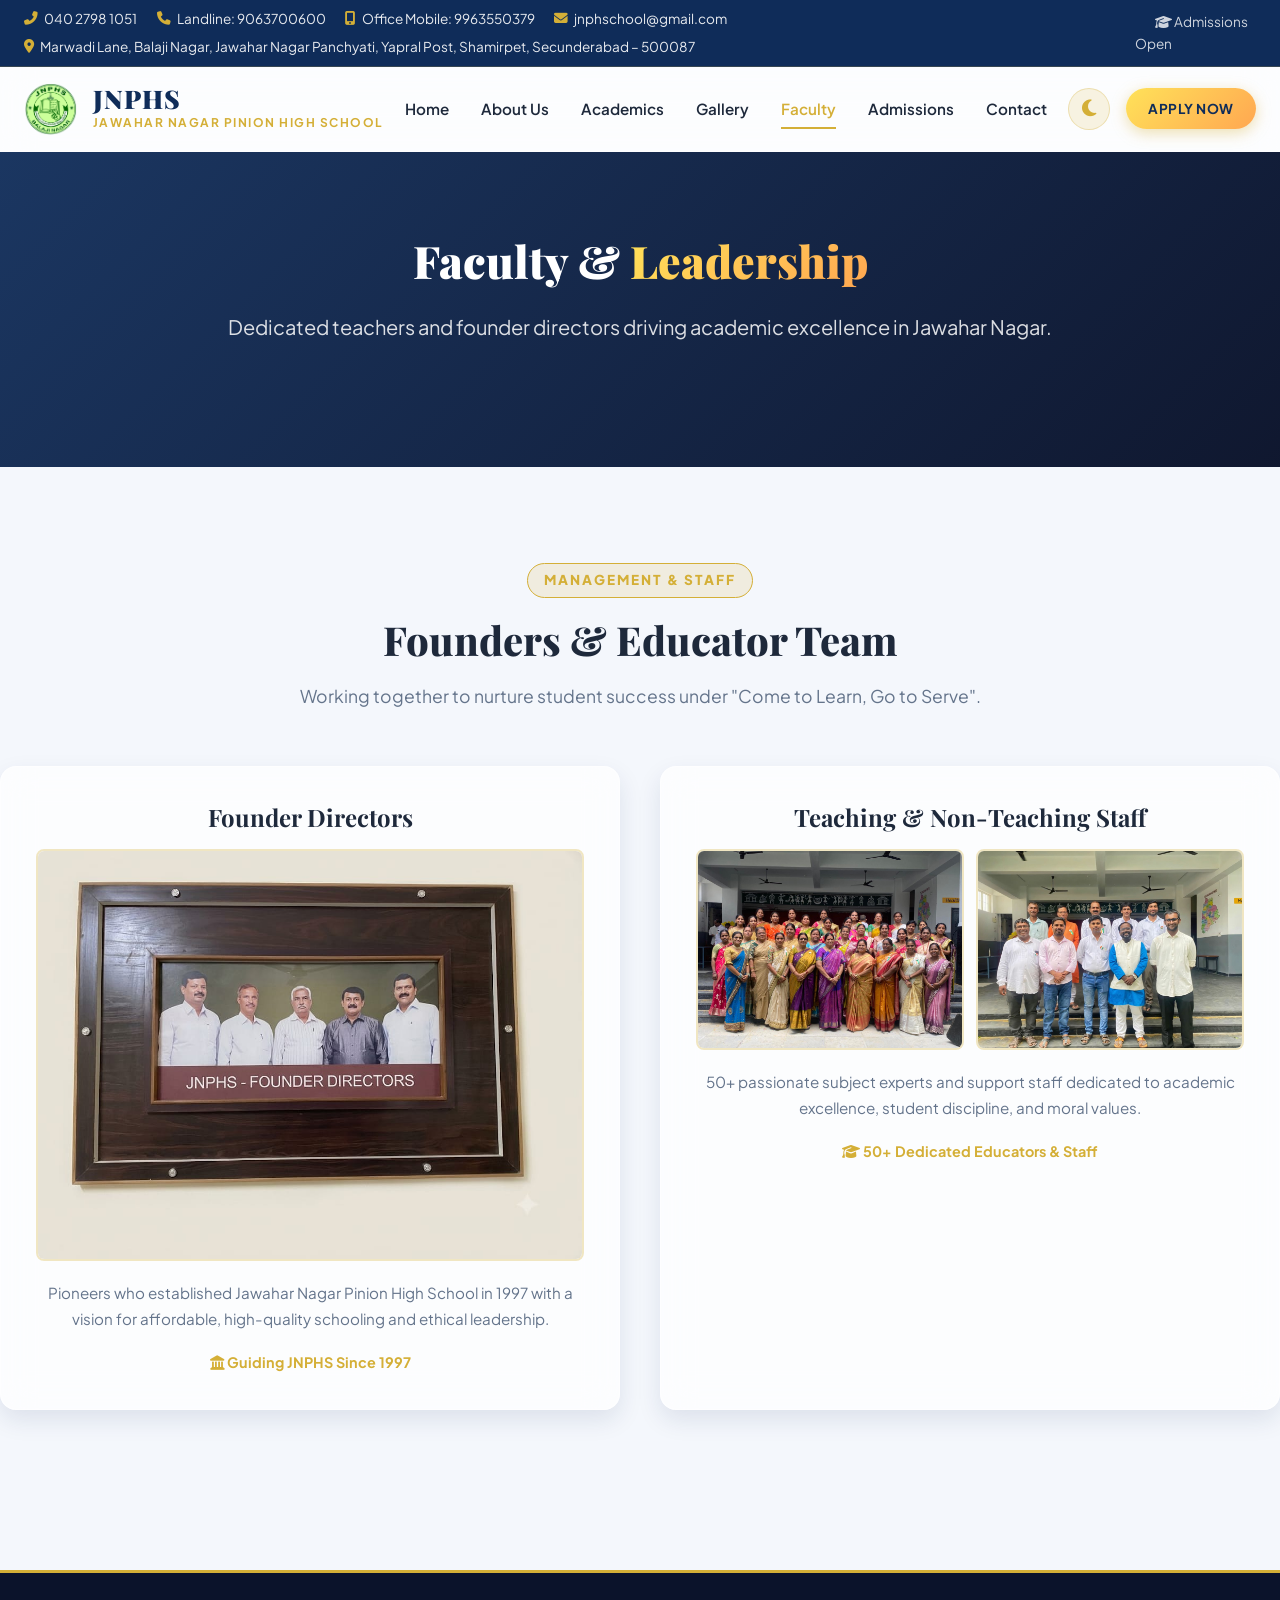
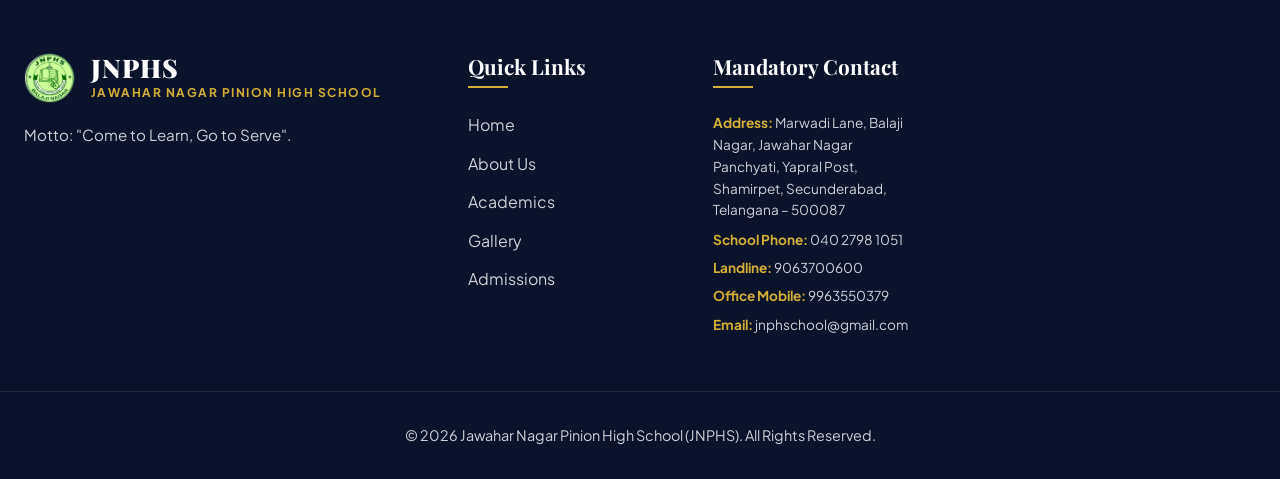
<file: faculty.html>
<!DOCTYPE html>
<html lang="en" data-theme="light">
<head>
  <meta charset="UTF-8">
  <meta name="viewport" content="width=device-width, initial-scale=1.0">
  <title>Faculty & Management - JNPHS (Jawahar Nagar Pinion High School)</title>
  <meta name="description" content="Meet the Founder Directors and teaching staff of Jawahar Nagar Pinion High School (JNPHS). Address: Marwadi Lane, Balaji Nagar, Jawahar Nagar Panchyati, Secunderabad – 500087. Phone: 040 2798 1051.">
  
  <link rel="icon" type="image/png" href="assets/favicon.png">
  <link rel="shortcut icon" href="assets/logo.png">
  
  <link rel="stylesheet" href="https://cdnjs.cloudflare.com/ajax/libs/font-awesome/6.4.0/css/all.min.css">
  <link rel="stylesheet" href="css/style.css">
</head>
<body>

  <!-- Top Info Bar -->
  <div class="top-bar">
    <div class="container top-bar-content">
      <div class="top-bar-info">
        <span><i class="fas fa-phone-alt"></i> <a href="tel:04027981051" style="color: inherit; text-decoration: none;">040 2798 1051</a></span>
        <span><i class="fas fa-phone"></i> <a href="tel:9063700600" style="color: inherit; text-decoration: none;">Landline: 9063700600</a></span>
        <span><i class="fas fa-mobile-alt"></i> <a href="tel:9963550379" style="color: inherit; text-decoration: none;">Office Mobile: 9963550379</a></span>
        <span><i class="fas fa-envelope"></i> <a href="mailto:jnphschool@gmail.com" style="color: inherit; text-decoration: none;">jnphschool@gmail.com</a></span>
        <span class="top-bar-address"><i class="fas fa-map-marker-alt"></i> Marwadi Lane, Balaji Nagar, Jawahar Nagar Panchyati, Yapral Post, Shamirpet, Secunderabad – 500087</span>
      </div>
      <div class="top-bar-links">
        <a href="admissions.html"><i class="fas fa-graduation-cap"></i> Admissions Open</a>
      </div>
    </div>
  </div>

  <!-- Header & Navigation -->
  <header class="navbar glass-nav">
    <div class="container navbar-container">
      <a href="index.html" class="nav-brand" title="JNPHS Home">
        <img src="assets/logo.png" alt="JNPHS Official Logo" style="height: 52px; width: auto; object-fit: contain;">
        <div class="brand-text">
          <h1>JNPHS</h1>
          <span>Jawahar Nagar Pinion High School</span>
        </div>
      </a>

      <nav class="nav-menu">
        <a href="index.html" class="nav-link">Home</a>
        <a href="about.html" class="nav-link">About Us</a>
        <a href="academics.html" class="nav-link">Academics</a>
        <a href="gallery.html" class="nav-link">Gallery</a>
        <a href="faculty.html" class="nav-link active">Faculty</a>
        <a href="admissions.html" class="nav-link">Admissions</a>
        <a href="contact.html" class="nav-link">Contact</a>
      </nav>

      <div class="nav-actions">
        <button id="theme-toggle" class="theme-toggle" aria-label="Toggle Theme"><i class="fas fa-moon"></i></button>
        <a href="admissions.html" class="btn btn-gold" style="padding: 0.6rem 1.4rem; font-size: 0.85rem;">Apply Now</a>
        <div class="hamburger"><span></span><span></span><span></span></div>
      </div>
    </div>
  </header>

  <!-- Page Banner -->
  <section class="hero" style="min-height: 35vh;">
    <div class="hero-overlay" style="background: linear-gradient(135deg, rgba(15, 44, 89, 0.95) 0%, rgba(11, 19, 43, 0.98) 100%);"></div>
    <div class="container hero-content" style="text-align: center; max-width: 900px; margin: 0 auto;">
      <h1 class="hero-title" style="font-size: 2.8rem;">Faculty & <span>Leadership</span></h1>
      <p class="hero-subtitle">Dedicated teachers and founder directors driving academic excellence in Jawahar Nagar.</p>
    </div>
  </section>

  <!-- Leadership & Faculty Showcase -->
  <section class="padding-section container">
    <div class="section-header">
      <div class="section-badge">Management & Staff</div>
      <h2 class="section-title">Founders & Educator Team</h2>
      <p class="section-subtitle">Working together to nurture student success under "Come to Learn, Go to Serve".</p>
    </div>

    <div class="dashboard-grid" style="margin-bottom: 4rem;">
      <div class="glass-card" style="padding: 2.2rem; text-align: center;">
        <h3 style="font-size: 1.5rem; margin-bottom: 1rem;">Founder Directors</h3>
        <img src="images/photo-15-founder-directors.jpg" alt="JNPHS Founder Directors" style="max-width: 100%; border-radius: var(--radius-sm); border: 2px solid var(--border-gold); margin-bottom: 1.2rem; object-fit: contain; display: block; margin-left: auto; margin-right: auto;">
        <p style="font-size: 0.95rem; color: var(--text-muted); line-height: 1.7; margin-bottom: 1.2rem;">Pioneers who established Jawahar Nagar Pinion High School in 1997 with a vision for affordable, high-quality schooling and ethical leadership.</p>
        <div style="color: var(--gold); font-weight: 700; font-size: 0.9rem;"><i class="fas fa-landmark"></i> Guiding JNPHS Since 1997</div>
      </div>

      <div class="glass-card" style="padding: 2.2rem; text-align: center;">
        <h3 style="font-size: 1.5rem; margin-bottom: 1rem;">Teaching & Non-Teaching Staff</h3>
        <div style="display: grid; grid-template-columns: 1fr 1fr; gap: 0.8rem; margin-bottom: 1.2rem;">
          <img src="images/photo-11-teaching-faculty.jpg" alt="JNPHS Teaching Staff" style="width: 100%; border-radius: var(--radius-sm); border: 2px solid var(--border-gold); object-fit: cover; aspect-ratio: 4/3;">
          <img src="images/photo-16-male-faculty.jpg" alt="JNPHS Male Faculty & Staff" style="width: 100%; border-radius: var(--radius-sm); border: 2px solid var(--border-gold); object-fit: cover; aspect-ratio: 4/3;">
        </div>
        <p style="font-size: 0.95rem; color: var(--text-muted); line-height: 1.7; margin-bottom: 1.2rem;">50+ passionate subject experts and support staff dedicated to academic excellence, student discipline, and moral values.</p>
        <div style="color: var(--gold); font-weight: 700; font-size: 0.9rem;"><i class="fas fa-graduation-cap"></i> 50+ Dedicated Educators & Staff</div>
      </div>
    </div>
  </section>

  <!-- Footer -->
  <footer class="footer">
    <div class="container footer-grid">
      <div class="footer-col">
        <a href="index.html" class="nav-brand" style="margin-bottom: 1.2rem; display: flex; align-items: center; gap: 1rem;">
          <img src="assets/logo.png" alt="JNPHS Official Logo" style="height: 50px; width: auto; object-fit: contain;">
          <div class="brand-text"><h1 style="color: #FFF;">JNPHS</h1><span>Jawahar Nagar Pinion High School</span></div>
        </a>
        <p style="font-size: 0.95rem;">Motto: "Come to Learn, Go to Serve".</p>
      </div>

      <div class="footer-col">
        <h4>Quick Links</h4>
        <ul class="footer-links">
          <li><a href="index.html">Home</a></li>
          <li><a href="about.html">About Us</a></li>
          <li><a href="academics.html">Academics</a></li>
          <li><a href="gallery.html">Gallery</a></li>
          <li><a href="admissions.html">Admissions</a></li>
        </ul>
      </div>

      <div class="footer-col">
        <h4>Mandatory Contact</h4>
        <p style="font-size: 0.85rem; margin-bottom: 0.5rem;"><strong style="color: var(--gold);">Address:</strong> Marwadi Lane, Balaji Nagar, Jawahar Nagar Panchyati, Yapral Post, Shamirpet, Secunderabad, Telangana – 500087</p>
        <p style="font-size: 0.85rem; margin-bottom: 0.4rem;"><strong style="color: var(--gold);">School Phone:</strong> <a href="tel:04027981051" style="color: inherit; text-decoration: none;">040 2798 1051</a></p>
        <p style="font-size: 0.85rem; margin-bottom: 0.4rem;"><strong style="color: var(--gold);">Landline:</strong> <a href="tel:9063700600" style="color: inherit; text-decoration: none;">9063700600</a></p>
        <p style="font-size: 0.85rem; margin-bottom: 0.4rem;"><strong style="color: var(--gold);">Office Mobile:</strong> <a href="tel:9963550379" style="color: inherit; text-decoration: none;">9963550379</a></p>
        <p style="font-size: 0.85rem;"><strong style="color: var(--gold);">Email:</strong> <a href="mailto:jnphschool@gmail.com" style="color: inherit; text-decoration: none;">jnphschool@gmail.com</a></p>
      </div>
    </div>
    <div class="container footer-bottom"><p>&copy; 2026 Jawahar Nagar Pinion High School (JNPHS). All Rights Reserved.</p></div>
  </footer>

  <button id="back-to-top" class="back-to-top" aria-label="Back to top"><i class="fas fa-arrow-up"></i></button>
  <script src="js/script.js"></script>
</body>
</html>
</file>
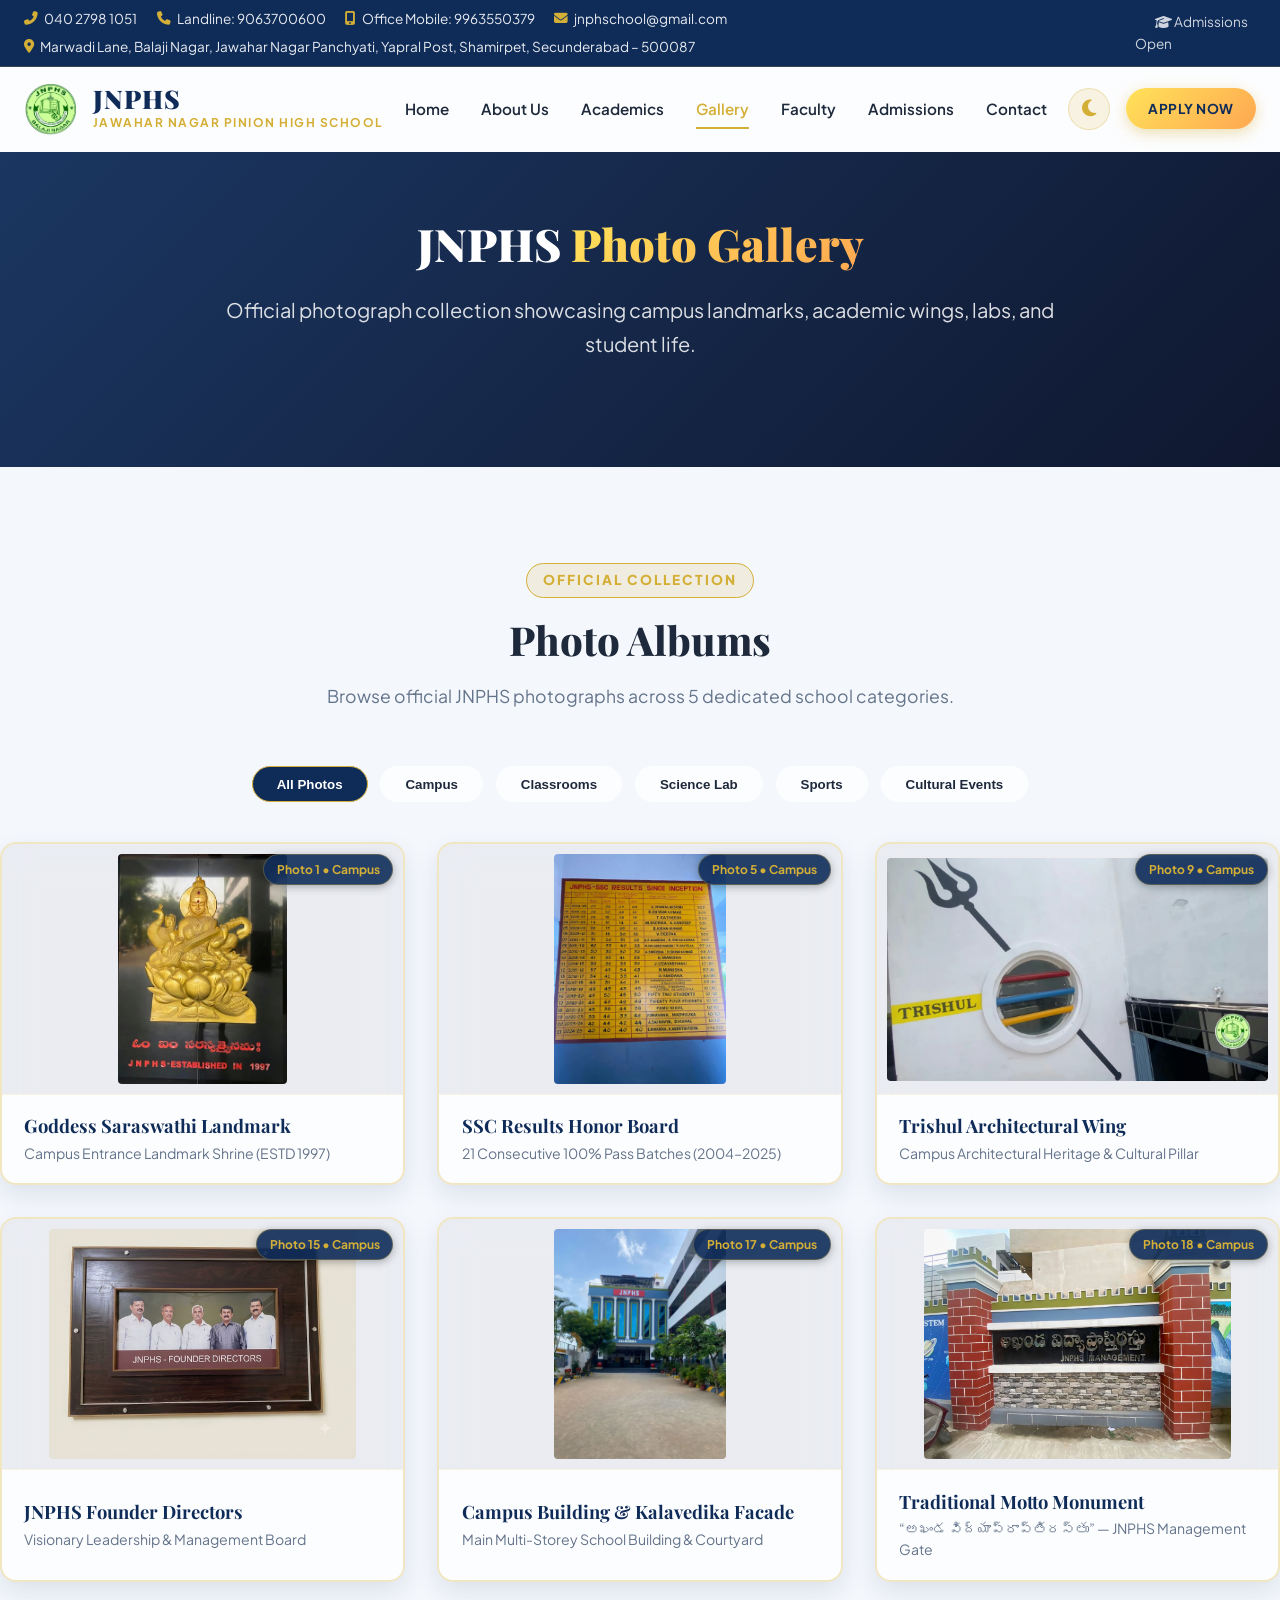
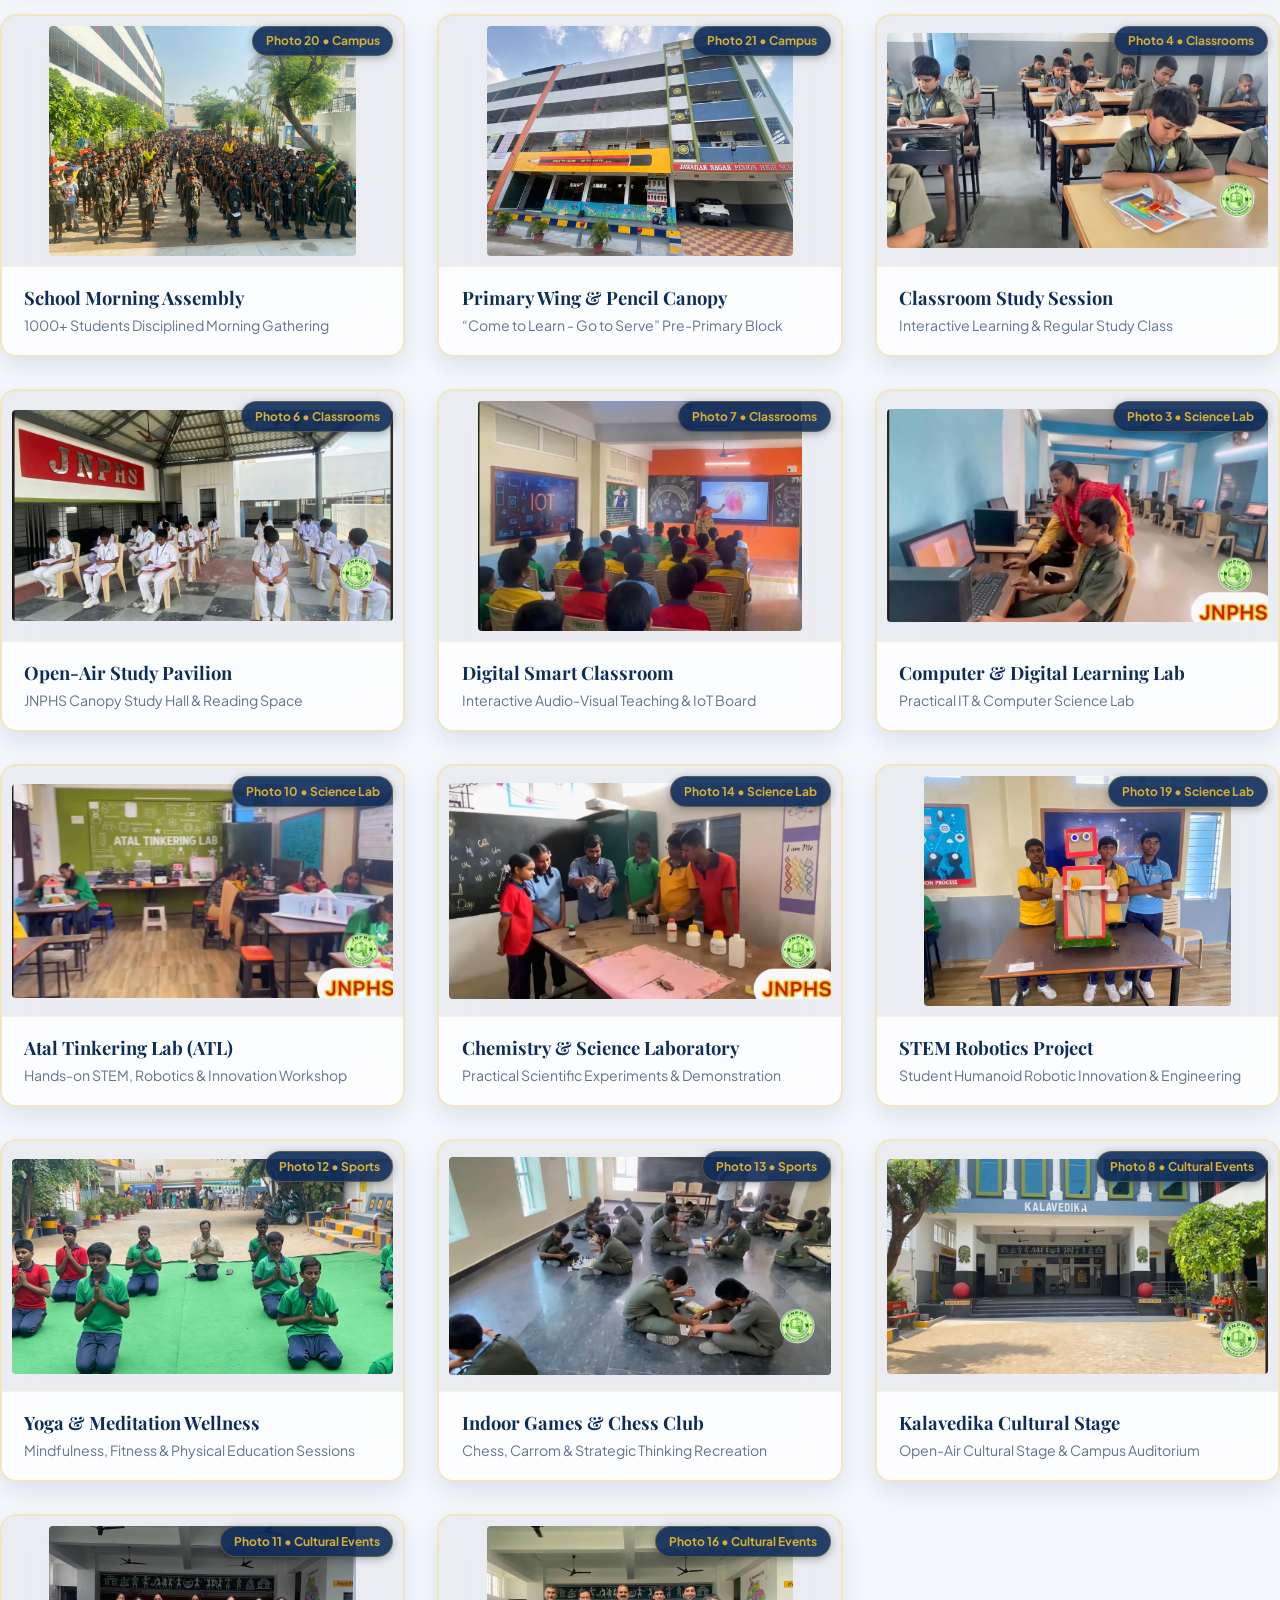
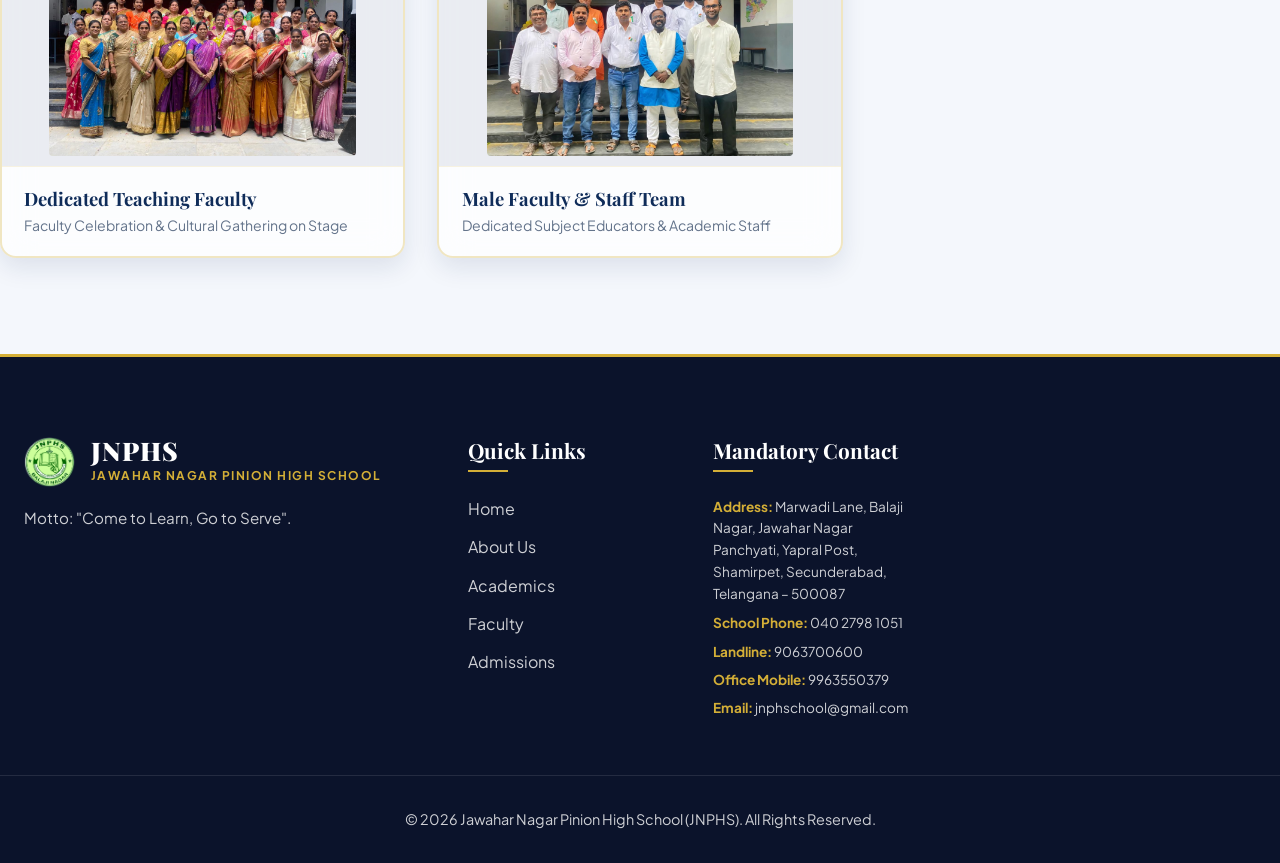
<file: gallery.html>
<!DOCTYPE html>
<html lang="en" data-theme="light">
<head>
  <meta charset="UTF-8">
  <meta name="viewport" content="width=device-width, initial-scale=1.0">
  <title>Photo Gallery - JNPHS (Jawahar Nagar Pinion High School)</title>
  <meta name="description" content="Explore official photo gallery of Jawahar Nagar Pinion High School (JNPHS) - Campus landmarks, smart classrooms, laboratories, sports, and cultural events.">
  
  <link rel="icon" type="image/png" href="assets/favicon.png">
  <link rel="shortcut icon" href="assets/logo.png">
  
  <link rel="stylesheet" href="https://cdnjs.cloudflare.com/ajax/libs/font-awesome/6.4.0/css/all.min.css">
  <link rel="stylesheet" href="css/style.css">
</head>
<body>

  <!-- Top Info Bar -->
  <div class="top-bar">
    <div class="container top-bar-content">
      <div class="top-bar-info">
        <span><i class="fas fa-phone-alt"></i> <a href="tel:04027981051" style="color: inherit; text-decoration: none;">040 2798 1051</a></span>
        <span><i class="fas fa-phone"></i> <a href="tel:9063700600" style="color: inherit; text-decoration: none;">Landline: 9063700600</a></span>
        <span><i class="fas fa-mobile-alt"></i> <a href="tel:9963550379" style="color: inherit; text-decoration: none;">Office Mobile: 9963550379</a></span>
        <span><i class="fas fa-envelope"></i> <a href="mailto:jnphschool@gmail.com" style="color: inherit; text-decoration: none;">jnphschool@gmail.com</a></span>
        <span class="top-bar-address"><i class="fas fa-map-marker-alt"></i> Marwadi Lane, Balaji Nagar, Jawahar Nagar Panchyati, Yapral Post, Shamirpet, Secunderabad – 500087</span>
      </div>
      <div class="top-bar-links">
        <a href="admissions.html"><i class="fas fa-graduation-cap"></i> Admissions Open</a>
      </div>
    </div>
  </div>

  <!-- Header & Navigation -->
  <header class="navbar glass-nav">
    <div class="container navbar-container">
      <a href="index.html" class="nav-brand" title="JNPHS Home">
        <img src="assets/logo.png" alt="JNPHS Official Logo" style="height: 52px; width: auto; object-fit: contain;">
        <div class="brand-text">
          <h1>JNPHS</h1>
          <span>Jawahar Nagar Pinion High School</span>
        </div>
      </a>

      <nav class="nav-menu">
        <a href="index.html" class="nav-link">Home</a>
        <a href="about.html" class="nav-link">About Us</a>
        <a href="academics.html" class="nav-link">Academics</a>
        <a href="gallery.html" class="nav-link active">Gallery</a>
        <a href="faculty.html" class="nav-link">Faculty</a>
        <a href="admissions.html" class="nav-link">Admissions</a>
        <a href="contact.html" class="nav-link">Contact</a>
      </nav>

      <div class="nav-actions">
        <button id="theme-toggle" class="theme-toggle" aria-label="Toggle Theme"><i class="fas fa-moon"></i></button>
        <a href="admissions.html" class="btn btn-gold" style="padding: 0.6rem 1.4rem; font-size: 0.85rem;">Apply Now</a>
        <div class="hamburger"><span></span><span></span><span></span></div>
      </div>
    </div>
  </header>

  <!-- Page Banner -->
  <section class="hero" style="min-height: 35vh;">
    <div class="hero-overlay" style="background: linear-gradient(135deg, rgba(15, 44, 89, 0.95) 0%, rgba(11, 19, 43, 0.98) 100%);"></div>
    <div class="container hero-content" style="text-align: center; max-width: 900px; margin: 0 auto;">
      <h1 class="hero-title" style="font-size: 2.8rem;">JNPHS <span>Photo Gallery</span></h1>
      <p class="hero-subtitle">Official photograph collection showcasing campus landmarks, academic wings, labs, and student life.</p>
    </div>
  </section>

  <!-- Gallery Filter & Categories -->
  <section class="padding-section container">
    <div class="section-header">
      <div class="section-badge">Official Collection</div>
      <h2 class="section-title">Photo Albums</h2>
      <p class="section-subtitle">Browse official JNPHS photographs across 5 dedicated school categories.</p>
    </div>

    <!-- Category Filter Bar -->
    <div class="gallery-filters" style="display: flex; justify-content: center; gap: 0.8rem; flex-wrap: wrap; margin-bottom: 2.5rem;">
      <button class="filter-btn active" data-filter="all">All Photos</button>
      <button class="filter-btn" data-filter="campus">Campus</button>
      <button class="filter-btn" data-filter="classrooms">Classrooms</button>
      <button class="filter-btn" data-filter="science-lab">Science Lab</button>
      <button class="filter-btn" data-filter="sports">Sports</button>
      <button class="filter-btn" data-filter="cultural-events">Cultural Events</button>
    </div>

    <!-- 5 Categories Album Showcase -->
    <div class="gallery-grid" style="display: grid; grid-template-columns: repeat(auto-fit, minmax(320px, 1fr)); gap: 2rem;">
      
      <!-- ════════ 1. CAMPUS ALBUM ════════ -->
      <!-- Photo 1: Goddess Saraswathi Landmark -->
      <div class="gallery-item glass-card" data-category="campus" style="padding: 0; overflow: hidden; border-radius: var(--radius-md); border: 2px solid var(--border-gold); cursor: pointer; transition: var(--transition); display: flex; flex-direction: column;">
        <div style="height: 250px; background: rgba(15, 44, 89, 0.08); display: flex; align-items: center; justify-content: center; position: relative; overflow: hidden; padding: 10px;">
          <img src="images/photo-01-saraswathi.png" alt="Photo 1: Goddess Saraswathi Landmark" style="max-width: 100%; max-height: 100%; width: auto; height: auto; object-fit: contain; border-radius: 4px; transition: transform 0.3s ease;">
          <div style="position: absolute; top: 10px; right: 10px; background: rgba(15,44,89,0.9); color: var(--gold); padding: 0.3rem 0.8rem; border-radius: 20px; font-size: 0.75rem; font-weight: 700; border: 1px solid var(--border-gold); z-index: 2; box-shadow: 0 2px 8px rgba(0,0,0,0.3);">
            Photo 1 • Campus
          </div>
        </div>
        <div style="padding: 1.2rem 1.4rem; flex-grow: 1; display: flex; flex-direction: column; justify-content: center; border-top: 1px solid rgba(212, 175, 55, 0.15);">
          <h4 style="font-size: 1.15rem; color: var(--primary); margin-bottom: 0.3rem; font-weight: 700;">Goddess Saraswathi Landmark</h4>
          <p style="color: var(--text-muted); font-size: 0.88rem; line-height: 1.5; margin: 0;">Campus Entrance Landmark Shrine (ESTD 1997)</p>
        </div>
      </div>

      <!-- Photo 5: SSC Results Honor Board -->
      <div class="gallery-item glass-card" data-category="campus" style="padding: 0; overflow: hidden; border-radius: var(--radius-md); border: 2px solid var(--border-gold); cursor: pointer; transition: var(--transition); display: flex; flex-direction: column;">
        <div style="height: 250px; background: rgba(15, 44, 89, 0.08); display: flex; align-items: center; justify-content: center; position: relative; overflow: hidden; padding: 10px;">
          <img src="images/photo-05-ssc-results.jpg" alt="Photo 5: SSC Results Since Inception Board" style="max-width: 100%; max-height: 100%; width: auto; height: auto; object-fit: contain; border-radius: 4px; transition: transform 0.3s ease;">
          <div style="position: absolute; top: 10px; right: 10px; background: rgba(15,44,89,0.9); color: var(--gold); padding: 0.3rem 0.8rem; border-radius: 20px; font-size: 0.75rem; font-weight: 700; border: 1px solid var(--border-gold); z-index: 2; box-shadow: 0 2px 8px rgba(0,0,0,0.3);">
            Photo 5 • Campus
          </div>
        </div>
        <div style="padding: 1.2rem 1.4rem; flex-grow: 1; display: flex; flex-direction: column; justify-content: center; border-top: 1px solid rgba(212, 175, 55, 0.15);">
          <h4 style="font-size: 1.15rem; color: var(--primary); margin-bottom: 0.3rem; font-weight: 700;">SSC Results Honor Board</h4>
          <p style="color: var(--text-muted); font-size: 0.88rem; line-height: 1.5; margin: 0;">21 Consecutive 100% Pass Batches (2004–2025)</p>
        </div>
      </div>

      <!-- Photo 9: Trishul Architectural Wing -->
      <div class="gallery-item glass-card" data-category="campus" style="padding: 0; overflow: hidden; border-radius: var(--radius-md); border: 2px solid var(--border-gold); cursor: pointer; transition: var(--transition); display: flex; flex-direction: column;">
        <div style="height: 250px; background: rgba(15, 44, 89, 0.08); display: flex; align-items: center; justify-content: center; position: relative; overflow: hidden; padding: 10px;">
          <img src="images/photo-09-campus-trishul.png" alt="Photo 9: Campus Architecture & Trishul Feature" style="max-width: 100%; max-height: 100%; width: auto; height: auto; object-fit: contain; border-radius: 4px; transition: transform 0.3s ease;">
          <div style="position: absolute; top: 10px; right: 10px; background: rgba(15,44,89,0.9); color: var(--gold); padding: 0.3rem 0.8rem; border-radius: 20px; font-size: 0.75rem; font-weight: 700; border: 1px solid var(--border-gold); z-index: 2; box-shadow: 0 2px 8px rgba(0,0,0,0.3);">
            Photo 9 • Campus
          </div>
        </div>
        <div style="padding: 1.2rem 1.4rem; flex-grow: 1; display: flex; flex-direction: column; justify-content: center; border-top: 1px solid rgba(212, 175, 55, 0.15);">
          <h4 style="font-size: 1.15rem; color: var(--primary); margin-bottom: 0.3rem; font-weight: 700;">Trishul Architectural Wing</h4>
          <p style="color: var(--text-muted); font-size: 0.88rem; line-height: 1.5; margin: 0;">Campus Architectural Heritage & Cultural Pillar</p>
        </div>
      </div>

      <!-- Photo 15: JNPHS Founder Directors -->
      <div class="gallery-item glass-card" data-category="campus" style="padding: 0; overflow: hidden; border-radius: var(--radius-md); border: 2px solid var(--border-gold); cursor: pointer; transition: var(--transition); display: flex; flex-direction: column;">
        <div style="height: 250px; background: rgba(15, 44, 89, 0.08); display: flex; align-items: center; justify-content: center; position: relative; overflow: hidden; padding: 10px;">
          <img src="images/photo-15-founder-directors.jpg" alt="Photo 15: JNPHS Founder Directors" style="max-width: 100%; max-height: 100%; width: auto; height: auto; object-fit: contain; border-radius: 4px; transition: transform 0.3s ease;">
          <div style="position: absolute; top: 10px; right: 10px; background: rgba(15,44,89,0.9); color: var(--gold); padding: 0.3rem 0.8rem; border-radius: 20px; font-size: 0.75rem; font-weight: 700; border: 1px solid var(--border-gold); z-index: 2; box-shadow: 0 2px 8px rgba(0,0,0,0.3);">
            Photo 15 • Campus
          </div>
        </div>
        <div style="padding: 1.2rem 1.4rem; flex-grow: 1; display: flex; flex-direction: column; justify-content: center; border-top: 1px solid rgba(212, 175, 55, 0.15);">
          <h4 style="font-size: 1.15rem; color: var(--primary); margin-bottom: 0.3rem; font-weight: 700;">JNPHS Founder Directors</h4>
          <p style="color: var(--text-muted); font-size: 0.88rem; line-height: 1.5; margin: 0;">Visionary Leadership & Management Board</p>
        </div>
      </div>

      <!-- Photo 17: Campus Building & Kalavedika Facade -->
      <div class="gallery-item glass-card" data-category="campus" style="padding: 0; overflow: hidden; border-radius: var(--radius-md); border: 2px solid var(--border-gold); cursor: pointer; transition: var(--transition); display: flex; flex-direction: column;">
        <div style="height: 250px; background: rgba(15, 44, 89, 0.08); display: flex; align-items: center; justify-content: center; position: relative; overflow: hidden; padding: 10px;">
          <img src="images/photo-17-campus-building-facade.jpg" alt="Photo 17: JNPHS School Building & Kalavedika Wing Facade" style="max-width: 100%; max-height: 100%; width: auto; height: auto; object-fit: contain; border-radius: 4px; transition: transform 0.3s ease;">
          <div style="position: absolute; top: 10px; right: 10px; background: rgba(15,44,89,0.9); color: var(--gold); padding: 0.3rem 0.8rem; border-radius: 20px; font-size: 0.75rem; font-weight: 700; border: 1px solid var(--border-gold); z-index: 2; box-shadow: 0 2px 8px rgba(0,0,0,0.3);">
            Photo 17 • Campus
          </div>
        </div>
        <div style="padding: 1.2rem 1.4rem; flex-grow: 1; display: flex; flex-direction: column; justify-content: center; border-top: 1px solid rgba(212, 175, 55, 0.15);">
          <h4 style="font-size: 1.15rem; color: var(--primary); margin-bottom: 0.3rem; font-weight: 700;">Campus Building & Kalavedika Facade</h4>
          <p style="color: var(--text-muted); font-size: 0.88rem; line-height: 1.5; margin: 0;">Main Multi-Storey School Building & Courtyard</p>
        </div>
      </div>

      <!-- Photo 18: Traditional Motto Monument -->
      <div class="gallery-item glass-card" data-category="campus" style="padding: 0; overflow: hidden; border-radius: var(--radius-md); border: 2px solid var(--border-gold); cursor: pointer; transition: var(--transition); display: flex; flex-direction: column;">
        <div style="height: 250px; background: rgba(15, 44, 89, 0.08); display: flex; align-items: center; justify-content: center; position: relative; overflow: hidden; padding: 10px;">
          <img src="images/photo-18-motto-management-wall.jpg" alt="Photo 18: Campus Traditional Motto Arch & Management Wall" style="max-width: 100%; max-height: 100%; width: auto; height: auto; object-fit: contain; border-radius: 4px; transition: transform 0.3s ease;">
          <div style="position: absolute; top: 10px; right: 10px; background: rgba(15,44,89,0.9); color: var(--gold); padding: 0.3rem 0.8rem; border-radius: 20px; font-size: 0.75rem; font-weight: 700; border: 1px solid var(--border-gold); z-index: 2; box-shadow: 0 2px 8px rgba(0,0,0,0.3);">
            Photo 18 • Campus
          </div>
        </div>
        <div style="padding: 1.2rem 1.4rem; flex-grow: 1; display: flex; flex-direction: column; justify-content: center; border-top: 1px solid rgba(212, 175, 55, 0.15);">
          <h4 style="font-size: 1.15rem; color: var(--primary); margin-bottom: 0.3rem; font-weight: 700;">Traditional Motto Monument</h4>
          <p style="color: var(--text-muted); font-size: 0.88rem; line-height: 1.5; margin: 0;">“అఖండ విద్యాప్రాప్తిరస్తు” — JNPHS Management Gate</p>
        </div>
      </div>

      <!-- Photo 20: School Morning Assembly -->
      <div class="gallery-item glass-card" data-category="campus" style="padding: 0; overflow: hidden; border-radius: var(--radius-md); border: 2px solid var(--border-gold); cursor: pointer; transition: var(--transition); display: flex; flex-direction: column;">
        <div style="height: 250px; background: rgba(15, 44, 89, 0.08); display: flex; align-items: center; justify-content: center; position: relative; overflow: hidden; padding: 10px;">
          <img src="images/photo-20-morning-assembly.jpg" alt="Photo 20: Whole School Morning Assembly & Student Strength" style="max-width: 100%; max-height: 100%; width: auto; height: auto; object-fit: contain; border-radius: 4px; transition: transform 0.3s ease;">
          <div style="position: absolute; top: 10px; right: 10px; background: rgba(15,44,89,0.9); color: var(--gold); padding: 0.3rem 0.8rem; border-radius: 20px; font-size: 0.75rem; font-weight: 700; border: 1px solid var(--border-gold); z-index: 2; box-shadow: 0 2px 8px rgba(0,0,0,0.3);">
            Photo 20 • Campus
          </div>
        </div>
        <div style="padding: 1.2rem 1.4rem; flex-grow: 1; display: flex; flex-direction: column; justify-content: center; border-top: 1px solid rgba(212, 175, 55, 0.15);">
          <h4 style="font-size: 1.15rem; color: var(--primary); margin-bottom: 0.3rem; font-weight: 700;">School Morning Assembly</h4>
          <p style="color: var(--text-muted); font-size: 0.88rem; line-height: 1.5; margin: 0;">1000+ Students Disciplined Morning Gathering</p>
        </div>
      </div>

      <!-- Photo 21: Primary Wing & Pencil Canopy -->
      <div class="gallery-item glass-card" data-category="campus" style="padding: 0; overflow: hidden; border-radius: var(--radius-md); border: 2px solid var(--border-gold); cursor: pointer; transition: var(--transition); display: flex; flex-direction: column;">
        <div style="height: 250px; background: rgba(15, 44, 89, 0.08); display: flex; align-items: center; justify-content: center; position: relative; overflow: hidden; padding: 10px;">
          <img src="images/photo-21-primary-wing-pencil-canopy.jpg" alt="Photo 21: Primary Wing & Motto Pencil Canopy" style="max-width: 100%; max-height: 100%; width: auto; height: auto; object-fit: contain; border-radius: 4px; transition: transform 0.3s ease;">
          <div style="position: absolute; top: 10px; right: 10px; background: rgba(15,44,89,0.9); color: var(--gold); padding: 0.3rem 0.8rem; border-radius: 20px; font-size: 0.75rem; font-weight: 700; border: 1px solid var(--border-gold); z-index: 2; box-shadow: 0 2px 8px rgba(0,0,0,0.3);">
            Photo 21 • Campus
          </div>
        </div>
        <div style="padding: 1.2rem 1.4rem; flex-grow: 1; display: flex; flex-direction: column; justify-content: center; border-top: 1px solid rgba(212, 175, 55, 0.15);">
          <h4 style="font-size: 1.15rem; color: var(--primary); margin-bottom: 0.3rem; font-weight: 700;">Primary Wing & Pencil Canopy</h4>
          <p style="color: var(--text-muted); font-size: 0.88rem; line-height: 1.5; margin: 0;">“Come to Learn - Go to Serve” Pre-Primary Block</p>
        </div>
      </div>

      <!-- ════════ 2. CLASSROOMS ALBUM ════════ -->
      <!-- Photo 4: Classroom Study Session -->
      <div class="gallery-item glass-card" data-category="classrooms" style="padding: 0; overflow: hidden; border-radius: var(--radius-md); border: 2px solid var(--border-gold); cursor: pointer; transition: var(--transition); display: flex; flex-direction: column;">
        <div style="height: 250px; background: rgba(15, 44, 89, 0.08); display: flex; align-items: center; justify-content: center; position: relative; overflow: hidden; padding: 10px;">
          <img src="images/photo-04-classroom.png" alt="Photo 4: Smart Classroom Learning Session" style="max-width: 100%; max-height: 100%; width: auto; height: auto; object-fit: contain; border-radius: 4px; transition: transform 0.3s ease;">
          <div style="position: absolute; top: 10px; right: 10px; background: rgba(15,44,89,0.9); color: var(--gold); padding: 0.3rem 0.8rem; border-radius: 20px; font-size: 0.75rem; font-weight: 700; border: 1px solid var(--border-gold); z-index: 2; box-shadow: 0 2px 8px rgba(0,0,0,0.3);">
            Photo 4 • Classrooms
          </div>
        </div>
        <div style="padding: 1.2rem 1.4rem; flex-grow: 1; display: flex; flex-direction: column; justify-content: center; border-top: 1px solid rgba(212, 175, 55, 0.15);">
          <h4 style="font-size: 1.15rem; color: var(--primary); margin-bottom: 0.3rem; font-weight: 700;">Classroom Study Session</h4>
          <p style="color: var(--text-muted); font-size: 0.88rem; line-height: 1.5; margin: 0;">Interactive Learning & Regular Study Class</p>
        </div>
      </div>

      <!-- Photo 6: Open-Air Study Pavilion -->
      <div class="gallery-item glass-card" data-category="classrooms" style="padding: 0; overflow: hidden; border-radius: var(--radius-md); border: 2px solid var(--border-gold); cursor: pointer; transition: var(--transition); display: flex; flex-direction: column;">
        <div style="height: 250px; background: rgba(15, 44, 89, 0.08); display: flex; align-items: center; justify-content: center; position: relative; overflow: hidden; padding: 10px;">
          <img src="images/photo-06-study-pavilion.png" alt="Photo 6: Open-Air Study Pavilion" style="max-width: 100%; max-height: 100%; width: auto; height: auto; object-fit: contain; border-radius: 4px; transition: transform 0.3s ease;">
          <div style="position: absolute; top: 10px; right: 10px; background: rgba(15,44,89,0.9); color: var(--gold); padding: 0.3rem 0.8rem; border-radius: 20px; font-size: 0.75rem; font-weight: 700; border: 1px solid var(--border-gold); z-index: 2; box-shadow: 0 2px 8px rgba(0,0,0,0.3);">
            Photo 6 • Classrooms
          </div>
        </div>
        <div style="padding: 1.2rem 1.4rem; flex-grow: 1; display: flex; flex-direction: column; justify-content: center; border-top: 1px solid rgba(212, 175, 55, 0.15);">
          <h4 style="font-size: 1.15rem; color: var(--primary); margin-bottom: 0.3rem; font-weight: 700;">Open-Air Study Pavilion</h4>
          <p style="color: var(--text-muted); font-size: 0.88rem; line-height: 1.5; margin: 0;">JNPHS Canopy Study Hall & Reading Space</p>
        </div>
      </div>

      <!-- Photo 7: Digital Smart Classroom -->
      <div class="gallery-item glass-card" data-category="classrooms" style="padding: 0; overflow: hidden; border-radius: var(--radius-md); border: 2px solid var(--border-gold); cursor: pointer; transition: var(--transition); display: flex; flex-direction: column;">
        <div style="height: 250px; background: rgba(15, 44, 89, 0.08); display: flex; align-items: center; justify-content: center; position: relative; overflow: hidden; padding: 10px;">
          <img src="images/photo-07-smart-classroom.png" alt="Photo 7: Digital Interactive Smart Classroom" style="max-width: 100%; max-height: 100%; width: auto; height: auto; object-fit: contain; border-radius: 4px; transition: transform 0.3s ease;">
          <div style="position: absolute; top: 10px; right: 10px; background: rgba(15,44,89,0.9); color: var(--gold); padding: 0.3rem 0.8rem; border-radius: 20px; font-size: 0.75rem; font-weight: 700; border: 1px solid var(--border-gold); z-index: 2; box-shadow: 0 2px 8px rgba(0,0,0,0.3);">
            Photo 7 • Classrooms
          </div>
        </div>
        <div style="padding: 1.2rem 1.4rem; flex-grow: 1; display: flex; flex-direction: column; justify-content: center; border-top: 1px solid rgba(212, 175, 55, 0.15);">
          <h4 style="font-size: 1.15rem; color: var(--primary); margin-bottom: 0.3rem; font-weight: 700;">Digital Smart Classroom</h4>
          <p style="color: var(--text-muted); font-size: 0.88rem; line-height: 1.5; margin: 0;">Interactive Audio-Visual Teaching & IoT Board</p>
        </div>
      </div>

      <!-- ════════ 3. SCIENCE LAB ALBUM ════════ -->
      <!-- Photo 3: Computer Lab -->
      <div class="gallery-item glass-card" data-category="science-lab" style="padding: 0; overflow: hidden; border-radius: var(--radius-md); border: 2px solid var(--border-gold); cursor: pointer; transition: var(--transition); display: flex; flex-direction: column;">
        <div style="height: 250px; background: rgba(15, 44, 89, 0.08); display: flex; align-items: center; justify-content: center; position: relative; overflow: hidden; padding: 10px;">
          <img src="images/photo-03-computer-lab.png" alt="Photo 3: Computer & Science Lab Session" style="max-width: 100%; max-height: 100%; width: auto; height: auto; object-fit: contain; border-radius: 4px; transition: transform 0.3s ease;">
          <div style="position: absolute; top: 10px; right: 10px; background: rgba(15,44,89,0.9); color: var(--gold); padding: 0.3rem 0.8rem; border-radius: 20px; font-size: 0.75rem; font-weight: 700; border: 1px solid var(--border-gold); z-index: 2; box-shadow: 0 2px 8px rgba(0,0,0,0.3);">
            Photo 3 • Science Lab
          </div>
        </div>
        <div style="padding: 1.2rem 1.4rem; flex-grow: 1; display: flex; flex-direction: column; justify-content: center; border-top: 1px solid rgba(212, 175, 55, 0.15);">
          <h4 style="font-size: 1.15rem; color: var(--primary); margin-bottom: 0.3rem; font-weight: 700;">Computer & Digital Learning Lab</h4>
          <p style="color: var(--text-muted); font-size: 0.88rem; line-height: 1.5; margin: 0;">Practical IT & Computer Science Lab</p>
        </div>
      </div>

      <!-- Photo 10: Atal Tinkering Lab -->
      <div class="gallery-item glass-card" data-category="science-lab" style="padding: 0; overflow: hidden; border-radius: var(--radius-md); border: 2px solid var(--border-gold); cursor: pointer; transition: var(--transition); display: flex; flex-direction: column;">
        <div style="height: 250px; background: rgba(15, 44, 89, 0.08); display: flex; align-items: center; justify-content: center; position: relative; overflow: hidden; padding: 10px;">
          <img src="images/photo-10-atal-tinkering-lab.png" alt="Photo 10: Atal Tinkering STEM & Innovation Lab" style="max-width: 100%; max-height: 100%; width: auto; height: auto; object-fit: contain; border-radius: 4px; transition: transform 0.3s ease;">
          <div style="position: absolute; top: 10px; right: 10px; background: rgba(15,44,89,0.9); color: var(--gold); padding: 0.3rem 0.8rem; border-radius: 20px; font-size: 0.75rem; font-weight: 700; border: 1px solid var(--border-gold); z-index: 2; box-shadow: 0 2px 8px rgba(0,0,0,0.3);">
            Photo 10 • Science Lab
          </div>
        </div>
        <div style="padding: 1.2rem 1.4rem; flex-grow: 1; display: flex; flex-direction: column; justify-content: center; border-top: 1px solid rgba(212, 175, 55, 0.15);">
          <h4 style="font-size: 1.15rem; color: var(--primary); margin-bottom: 0.3rem; font-weight: 700;">Atal Tinkering Lab (ATL)</h4>
          <p style="color: var(--text-muted); font-size: 0.88rem; line-height: 1.5; margin: 0;">Hands-on STEM, Robotics & Innovation Workshop</p>
        </div>
      </div>

      <!-- Photo 14: Chemistry Lab -->
      <div class="gallery-item glass-card" data-category="science-lab" style="padding: 0; overflow: hidden; border-radius: var(--radius-md); border: 2px solid var(--border-gold); cursor: pointer; transition: var(--transition); display: flex; flex-direction: column;">
        <div style="height: 250px; background: rgba(15, 44, 89, 0.08); display: flex; align-items: center; justify-content: center; position: relative; overflow: hidden; padding: 10px;">
          <img src="images/photo-14-chemistry-science-lab.png" alt="Photo 14: Chemistry & Science Laboratory" style="max-width: 100%; max-height: 100%; width: auto; height: auto; object-fit: contain; border-radius: 4px; transition: transform 0.3s ease;">
          <div style="position: absolute; top: 10px; right: 10px; background: rgba(15,44,89,0.9); color: var(--gold); padding: 0.3rem 0.8rem; border-radius: 20px; font-size: 0.75rem; font-weight: 700; border: 1px solid var(--border-gold); z-index: 2; box-shadow: 0 2px 8px rgba(0,0,0,0.3);">
            Photo 14 • Science Lab
          </div>
        </div>
        <div style="padding: 1.2rem 1.4rem; flex-grow: 1; display: flex; flex-direction: column; justify-content: center; border-top: 1px solid rgba(212, 175, 55, 0.15);">
          <h4 style="font-size: 1.15rem; color: var(--primary); margin-bottom: 0.3rem; font-weight: 700;">Chemistry & Science Laboratory</h4>
          <p style="color: var(--text-muted); font-size: 0.88rem; line-height: 1.5; margin: 0;">Practical Scientific Experiments & Demonstration</p>
        </div>
      </div>

      <!-- Photo 19: STEM Robotics Project -->
      <div class="gallery-item glass-card" data-category="science-lab" style="padding: 0; overflow: hidden; border-radius: var(--radius-md); border: 2px solid var(--border-gold); cursor: pointer; transition: var(--transition); display: flex; flex-direction: column;">
        <div style="height: 250px; background: rgba(15, 44, 89, 0.08); display: flex; align-items: center; justify-content: center; position: relative; overflow: hidden; padding: 10px;">
          <img src="images/photo-19-stem-robotics-project.jpg" alt="Photo 19: Atal Tinkering Lab STEM Robotics Project" style="max-width: 100%; max-height: 100%; width: auto; height: auto; object-fit: contain; border-radius: 4px; transition: transform 0.3s ease;">
          <div style="position: absolute; top: 10px; right: 10px; background: rgba(15,44,89,0.9); color: var(--gold); padding: 0.3rem 0.8rem; border-radius: 20px; font-size: 0.75rem; font-weight: 700; border: 1px solid var(--border-gold); z-index: 2; box-shadow: 0 2px 8px rgba(0,0,0,0.3);">
            Photo 19 • Science Lab
          </div>
        </div>
        <div style="padding: 1.2rem 1.4rem; flex-grow: 1; display: flex; flex-direction: column; justify-content: center; border-top: 1px solid rgba(212, 175, 55, 0.15);">
          <h4 style="font-size: 1.15rem; color: var(--primary); margin-bottom: 0.3rem; font-weight: 700;">STEM Robotics Project</h4>
          <p style="color: var(--text-muted); font-size: 0.88rem; line-height: 1.5; margin: 0;">Student Humanoid Robotic Innovation & Engineering</p>
        </div>
      </div>

      <!-- ════════ 4. SPORTS ALBUM ════════ -->
      <!-- Photo 12: Yoga & Meditation Wellness -->
      <div class="gallery-item glass-card" data-category="sports" style="padding: 0; overflow: hidden; border-radius: var(--radius-md); border: 2px solid var(--border-gold); cursor: pointer; transition: var(--transition); display: flex; flex-direction: column;">
        <div style="height: 250px; background: rgba(15, 44, 89, 0.08); display: flex; align-items: center; justify-content: center; position: relative; overflow: hidden; padding: 10px;">
          <img src="images/photo-12-yoga-sports.jpg" alt="Photo 12: Yoga, Meditation & Physical Fitness" style="max-width: 100%; max-height: 100%; width: auto; height: auto; object-fit: contain; border-radius: 4px; transition: transform 0.3s ease;">
          <div style="position: absolute; top: 10px; right: 10px; background: rgba(15,44,89,0.9); color: var(--gold); padding: 0.3rem 0.8rem; border-radius: 20px; font-size: 0.75rem; font-weight: 700; border: 1px solid var(--border-gold); z-index: 2; box-shadow: 0 2px 8px rgba(0,0,0,0.3);">
            Photo 12 • Sports
          </div>
        </div>
        <div style="padding: 1.2rem 1.4rem; flex-grow: 1; display: flex; flex-direction: column; justify-content: center; border-top: 1px solid rgba(212, 175, 55, 0.15);">
          <h4 style="font-size: 1.15rem; color: var(--primary); margin-bottom: 0.3rem; font-weight: 700;">Yoga & Meditation Wellness</h4>
          <p style="color: var(--text-muted); font-size: 0.88rem; line-height: 1.5; margin: 0;">Mindfulness, Fitness & Physical Education Sessions</p>
        </div>
      </div>

      <!-- Photo 13: Indoor Games & Chess Club -->
      <div class="gallery-item glass-card" data-category="sports" style="padding: 0; overflow: hidden; border-radius: var(--radius-md); border: 2px solid var(--border-gold); cursor: pointer; transition: var(--transition); display: flex; flex-direction: column;">
        <div style="height: 250px; background: rgba(15, 44, 89, 0.08); display: flex; align-items: center; justify-content: center; position: relative; overflow: hidden; padding: 10px;">
          <img src="images/photo-13-indoor-games-chess.png" alt="Photo 13: Indoor Games, Chess & Mind Sports" style="max-width: 100%; max-height: 100%; width: auto; height: auto; object-fit: contain; border-radius: 4px; transition: transform 0.3s ease;">
          <div style="position: absolute; top: 10px; right: 10px; background: rgba(15,44,89,0.9); color: var(--gold); padding: 0.3rem 0.8rem; border-radius: 20px; font-size: 0.75rem; font-weight: 700; border: 1px solid var(--border-gold); z-index: 2; box-shadow: 0 2px 8px rgba(0,0,0,0.3);">
            Photo 13 • Sports
          </div>
        </div>
        <div style="padding: 1.2rem 1.4rem; flex-grow: 1; display: flex; flex-direction: column; justify-content: center; border-top: 1px solid rgba(212, 175, 55, 0.15);">
          <h4 style="font-size: 1.15rem; color: var(--primary); margin-bottom: 0.3rem; font-weight: 700;">Indoor Games & Chess Club</h4>
          <p style="color: var(--text-muted); font-size: 0.88rem; line-height: 1.5; margin: 0;">Chess, Carrom & Strategic Thinking Recreation</p>
        </div>
      </div>

      <!-- ════════ 5. CULTURAL EVENTS ALBUM ════════ -->
      <!-- Photo 8: Kalavedika Cultural Stage -->
      <div class="gallery-item glass-card" data-category="cultural-events" style="padding: 0; overflow: hidden; border-radius: var(--radius-md); border: 2px solid var(--border-gold); cursor: pointer; transition: var(--transition); display: flex; flex-direction: column;">
        <div style="height: 250px; background: rgba(15, 44, 89, 0.08); display: flex; align-items: center; justify-content: center; position: relative; overflow: hidden; padding: 10px;">
          <img src="images/photo-08-kalavedika-stage.png" alt="Photo 8: Kalavedika Cultural Stage & Auditorium" style="max-width: 100%; max-height: 100%; width: auto; height: auto; object-fit: contain; border-radius: 4px; transition: transform 0.3s ease;">
          <div style="position: absolute; top: 10px; right: 10px; background: rgba(15,44,89,0.9); color: var(--gold); padding: 0.3rem 0.8rem; border-radius: 20px; font-size: 0.75rem; font-weight: 700; border: 1px solid var(--border-gold); z-index: 2; box-shadow: 0 2px 8px rgba(0,0,0,0.3);">
            Photo 8 • Cultural Events
          </div>
        </div>
        <div style="padding: 1.2rem 1.4rem; flex-grow: 1; display: flex; flex-direction: column; justify-content: center; border-top: 1px solid rgba(212, 175, 55, 0.15);">
          <h4 style="font-size: 1.15rem; color: var(--primary); margin-bottom: 0.3rem; font-weight: 700;">Kalavedika Cultural Stage</h4>
          <p style="color: var(--text-muted); font-size: 0.88rem; line-height: 1.5; margin: 0;">Open-Air Cultural Stage & Campus Auditorium</p>
        </div>
      </div>

      <!-- Photo 11: Dedicated Teaching Faculty -->
      <div class="gallery-item glass-card" data-category="cultural-events" style="padding: 0; overflow: hidden; border-radius: var(--radius-md); border: 2px solid var(--border-gold); cursor: pointer; transition: var(--transition); display: flex; flex-direction: column;">
        <div style="height: 250px; background: rgba(15, 44, 89, 0.08); display: flex; align-items: center; justify-content: center; position: relative; overflow: hidden; padding: 10px;">
          <img src="images/photo-11-teaching-faculty.jpg" alt="Photo 11: Dedicated Teaching & Educator Staff" style="max-width: 100%; max-height: 100%; width: auto; height: auto; object-fit: contain; border-radius: 4px; transition: transform 0.3s ease;">
          <div style="position: absolute; top: 10px; right: 10px; background: rgba(15,44,89,0.9); color: var(--gold); padding: 0.3rem 0.8rem; border-radius: 20px; font-size: 0.75rem; font-weight: 700; border: 1px solid var(--border-gold); z-index: 2; box-shadow: 0 2px 8px rgba(0,0,0,0.3);">
            Photo 11 • Cultural Events
          </div>
        </div>
        <div style="padding: 1.2rem 1.4rem; flex-grow: 1; display: flex; flex-direction: column; justify-content: center; border-top: 1px solid rgba(212, 175, 55, 0.15);">
          <h4 style="font-size: 1.15rem; color: var(--primary); margin-bottom: 0.3rem; font-weight: 700;">Dedicated Teaching Faculty</h4>
          <p style="color: var(--text-muted); font-size: 0.88rem; line-height: 1.5; margin: 0;">Faculty Celebration & Cultural Gathering on Stage</p>
        </div>
      </div>

      <!-- Photo 16: Male Faculty & Staff Team -->
      <div class="gallery-item glass-card" data-category="cultural-events" style="padding: 0; overflow: hidden; border-radius: var(--radius-md); border: 2px solid var(--border-gold); cursor: pointer; transition: var(--transition); display: flex; flex-direction: column;">
        <div style="height: 250px; background: rgba(15, 44, 89, 0.08); display: flex; align-items: center; justify-content: center; position: relative; overflow: hidden; padding: 10px;">
          <img src="images/photo-16-male-faculty.jpg" alt="Photo 16: JNPHS Male Faculty & Staff" style="max-width: 100%; max-height: 100%; width: auto; height: auto; object-fit: contain; border-radius: 4px; transition: transform 0.3s ease;">
          <div style="position: absolute; top: 10px; right: 10px; background: rgba(15,44,89,0.9); color: var(--gold); padding: 0.3rem 0.8rem; border-radius: 20px; font-size: 0.75rem; font-weight: 700; border: 1px solid var(--border-gold); z-index: 2; box-shadow: 0 2px 8px rgba(0,0,0,0.3);">
            Photo 16 • Cultural Events
          </div>
        </div>
        <div style="padding: 1.2rem 1.4rem; flex-grow: 1; display: flex; flex-direction: column; justify-content: center; border-top: 1px solid rgba(212, 175, 55, 0.15);">
          <h4 style="font-size: 1.15rem; color: var(--primary); margin-bottom: 0.3rem; font-weight: 700;">Male Faculty & Staff Team</h4>
          <p style="color: var(--text-muted); font-size: 0.88rem; line-height: 1.5; margin: 0;">Dedicated Subject Educators & Academic Staff</p>
        </div>
      </div>

    </div>
  </section>

  <!-- Lightbox Modal -->
  <div id="lightbox" class="lightbox">
    <div class="lightbox-content">
      <span class="lightbox-close">&times;</span>
      <img src="data:image/svg+xml,%3Csvg xmlns='http://www.w3.org/2000/svg' viewBox='0 0 1 1'%3E%3C/svg%3E" alt="JNPHS Gallery Preview" class="lightbox-img">
      <div class="lightbox-caption"></div>
      <div class="lightbox-nav lightbox-prev"><i class="fas fa-chevron-left"></i></div>
      <div class="lightbox-nav lightbox-next"><i class="fas fa-chevron-right"></i></div>
    </div>
  </div>

  <!-- Footer -->
  <footer class="footer">
    <div class="container footer-grid">
      <div class="footer-col">
        <a href="index.html" class="nav-brand" style="margin-bottom: 1.2rem; display: flex; align-items: center; gap: 1rem;">
          <img src="assets/logo.png" alt="JNPHS Official Logo" style="height: 50px; width: auto; object-fit: contain;">
          <div class="brand-text"><h1 style="color: #FFF;">JNPHS</h1><span>Jawahar Nagar Pinion High School</span></div>
        </a>
        <p style="font-size: 0.95rem;">Motto: "Come to Learn, Go to Serve".</p>
      </div>

      <div class="footer-col">
        <h4>Quick Links</h4>
        <ul class="footer-links">
          <li><a href="index.html">Home</a></li>
          <li><a href="about.html">About Us</a></li>
          <li><a href="academics.html">Academics</a></li>
          <li><a href="faculty.html">Faculty</a></li>
          <li><a href="admissions.html">Admissions</a></li>
        </ul>
      </div>

      <div class="footer-col">
        <h4>Mandatory Contact</h4>
        <p style="font-size: 0.85rem; margin-bottom: 0.5rem;"><strong style="color: var(--gold);">Address:</strong> Marwadi Lane, Balaji Nagar, Jawahar Nagar Panchyati, Yapral Post, Shamirpet, Secunderabad, Telangana – 500087</p>
        <p style="font-size: 0.85rem; margin-bottom: 0.4rem;"><strong style="color: var(--gold);">School Phone:</strong> <a href="tel:04027981051" style="color: inherit; text-decoration: none;">040 2798 1051</a></p>
        <p style="font-size: 0.85rem; margin-bottom: 0.4rem;"><strong style="color: var(--gold);">Landline:</strong> <a href="tel:9063700600" style="color: inherit; text-decoration: none;">9063700600</a></p>
        <p style="font-size: 0.85rem; margin-bottom: 0.4rem;"><strong style="color: var(--gold);">Office Mobile:</strong> <a href="tel:9963550379" style="color: inherit; text-decoration: none;">9963550379</a></p>
        <p style="font-size: 0.85rem;"><strong style="color: var(--gold);">Email:</strong> <a href="mailto:jnphschool@gmail.com" style="color: inherit; text-decoration: none;">jnphschool@gmail.com</a></p>
      </div>
    </div>
    <div class="container footer-bottom"><p>&copy; 2026 Jawahar Nagar Pinion High School (JNPHS). All Rights Reserved.</p></div>
  </footer>

  <button id="back-to-top" class="back-to-top" aria-label="Back to top"><i class="fas fa-arrow-up"></i></button>
  <script src="js/script.js"></script>
</body>
</html>
</file>
<file: css/style.css>
/* ==========================================================================
   JNPHS (JNP High School) - Master Stylesheet
   Design Theme: Modern Glassmorphism with Royal Blue, Gold, and White
   Motto: "Come to Learn, Go to Serve"
   ========================================================================== */

@import url('https://fonts.googleapis.com/css2?family=Playfair+Display:ital,wght@0,600;0,700;0,900;1,400&family=Plus+Jakarta+Sans:wght@300;400;500;600;700;800&display=swap');

/* --------------------------------------------------------------------------
   1. Theme Variables & Reset
   -------------------------------------------------------------------------- */
:root {
  /* Color Palette - Default Light Mode */
  --primary-rgb: 15, 44, 89;
  --primary: #0F2C59;
  --primary-light: #1E3A8A;
  --primary-accent: #2563EB;
  
  --gold-rgb: 212, 175, 55;
  --gold: #D4AF37;
  --gold-hover: #B59228;
  --gold-gradient: linear-gradient(135deg, #FFE259 0%, #FFA751 100%);
  
  --bg-primary: #F4F7FC;
  --bg-secondary: #FFFFFF;
  --bg-card: rgba(255, 255, 255, 0.7);
  --bg-glass: rgba(255, 255, 255, 0.75);
  
  --text-main: #1E293B;
  --text-muted: #64748B;
  --text-inverse: #FFFFFF;
  
  --border-glass: rgba(255, 255, 255, 0.4);
  --border-gold: rgba(212, 175, 55, 0.3);
  
  --shadow-sm: 0 4px 12px rgba(15, 44, 89, 0.05);
  --shadow-md: 0 10px 25px rgba(15, 44, 89, 0.1);
  --shadow-lg: 0 20px 40px rgba(15, 44, 89, 0.15);
  --shadow-glow: 0 0 25px rgba(212, 175, 55, 0.25);

  --radius-sm: 8px;
  --radius-md: 16px;
  --radius-lg: 24px;
  --radius-full: 9999px;
  
  --transition: all 0.3s cubic-bezier(0.4, 0, 0.2, 1);
  --backdrop-blur: blur(16px);
}

/* Dark Theme Overrides */
[data-theme="dark"] {
  --bg-primary: #0B132B;
  --bg-secondary: #1C2541;
  --bg-card: rgba(28, 37, 65, 0.65);
  --bg-glass: rgba(11, 19, 43, 0.8);
  
  --text-main: #F1F5F9;
  --text-muted: #94A3B8;
  --text-inverse: #0F2C59;
  
  --border-glass: rgba(255, 255, 255, 0.1);
  --border-gold: rgba(212, 175, 55, 0.4);
  
  --shadow-sm: 0 4px 12px rgba(0, 0, 0, 0.3);
  --shadow-md: 0 10px 25px rgba(0, 0, 0, 0.5);
  --shadow-lg: 0 20px 40px rgba(0, 0, 0, 0.7);
}

*, *::before, *::after {
  box-sizing: border-box;
  margin: 0;
  padding: 0;
}

html {
  scroll-behavior: smooth;
  font-size: 16px;
  overflow-x: hidden;
}

body {
  font-family: 'Plus Jakarta Sans', sans-serif;
  background-color: var(--bg-primary);
  color: var(--text-main);
  line-height: 1.6;
  overflow-x: hidden;
  width: 100%;
  max-width: 100vw;
  transition: background-color 0.3s ease, color 0.3s ease;
}

h1, h2, h3, h4, h5, h6 {
  font-family: 'Playfair Display', serif;
  color: var(--text-main);
  line-height: 1.3;
}

a {
  text-decoration: none;
  color: inherit;
  transition: var(--transition);
}

ul {
  list-style: none;
}

img {
  max-width: 100%;
  height: auto;
  display: block;
}

/* Container */
.container {
  width: 100%;
  max-width: 1280px;
  margin: 0 auto;
  padding: 0 1.5rem;
}

/* --------------------------------------------------------------------------
   2. Reusable Glassmorphism Components
   -------------------------------------------------------------------------- */
.glass-card {
  background: var(--bg-glass);
  backdrop-filter: var(--backdrop-blur);
  -webkit-backdrop-filter: var(--backdrop-blur);
  border: 1px solid var(--border-glass);
  border-radius: var(--radius-md);
  box-shadow: var(--shadow-md);
  transition: var(--transition);
  min-width: 0;
}

.glass-card:hover {
  border-color: var(--border-gold);
  box-shadow: var(--shadow-lg), var(--shadow-glow);
}

.glass-nav {
  background: var(--bg-glass);
  backdrop-filter: var(--backdrop-blur);
  -webkit-backdrop-filter: var(--backdrop-blur);
  border-bottom: 1px solid var(--border-glass);
}

/* Buttons */
.btn {
  display: inline-flex;
  align-items: center;
  justify-content: center;
  gap: 0.6rem;
  padding: 0.85rem 1.8rem;
  font-family: 'Plus Jakarta Sans', sans-serif;
  font-weight: 700;
  font-size: 0.95rem;
  border-radius: var(--radius-full);
  border: none;
  cursor: pointer;
  transition: var(--transition);
  text-transform: uppercase;
  letter-spacing: 0.5px;
}

.btn-gold {
  background: var(--gold-gradient);
  color: #0F2C59;
  box-shadow: 0 4px 15px rgba(212, 175, 55, 0.4);
}

.btn-gold:hover {
  transform: translateY(-3px);
  box-shadow: 0 8px 25px rgba(212, 175, 55, 0.6);
  filter: brightness(1.05);
}

.btn-outline-gold {
  background: transparent;
  color: var(--gold);
  border: 2px solid var(--gold);
}

.btn-outline-gold:hover {
  background: var(--gold);
  color: #0F2C59;
  transform: translateY(-3px);
}

.btn-blue {
  background: var(--primary);
  color: #FFFFFF;
  box-shadow: 0 4px 15px rgba(15, 44, 89, 0.3);
}

.btn-blue:hover {
  background: var(--primary-light);
  transform: translateY(-3px);
  box-shadow: 0 8px 25px rgba(15, 44, 89, 0.5);
}

/* Section Header */
.section-header {
  text-align: center;
  max-width: 750px;
  margin: 0 auto 3.5rem auto;
}

.section-badge {
  display: inline-block;
  padding: 0.35rem 1rem;
  background: rgba(212, 175, 55, 0.15);
  border: 1px solid var(--gold);
  color: var(--gold);
  font-size: 0.85rem;
  font-weight: 800;
  border-radius: var(--radius-full);
  text-transform: uppercase;
  letter-spacing: 2px;
  margin-bottom: 1rem;
}

.section-title {
  font-size: 2.5rem;
  font-weight: 800;
  margin-bottom: 1rem;
}

.section-subtitle {
  color: var(--text-muted);
  font-size: 1.1rem;
}

/* --------------------------------------------------------------------------
   3. Header & Navigation
   -------------------------------------------------------------------------- */
.top-bar {
  background: var(--primary);
  color: rgba(255, 255, 255, 0.9);
  padding: 0.5rem 0;
  font-size: 0.85rem;
  border-bottom: 1px solid rgba(212, 175, 55, 0.2);
}

.top-bar-content {
  display: flex;
  justify-content: space-between;
  align-items: center;
}

.top-bar-info {
  display: flex;
  align-items: center;
  flex-wrap: wrap;
  gap: 0.4rem 1.2rem;
}

.top-bar-info span {
  display: inline-flex;
  align-items: center;
}

.top-bar-info i {
  color: var(--gold);
  margin-right: 0.4rem;
}

.top-bar-links a {
  color: rgba(255, 255, 255, 0.8);
  margin-left: 1.2rem;
}

.top-bar-links a:hover {
  color: var(--gold);
}

.navbar {
  position: sticky;
  top: 0;
  z-index: 1000;
  transition: var(--transition);
}

.navbar-container {
  display: flex;
  justify-content: space-between;
  align-items: center;
  padding: 1rem 1.5rem;
}

.nav-brand {
  display: flex;
  align-items: center;
  gap: 1rem;
}

.nav-brand img {
  height: 52px;
  width: auto;
}

.brand-text h1 {
  font-size: 1.6rem;
  font-weight: 900;
  color: var(--primary);
  letter-spacing: 1px;
  line-height: 1;
}

[data-theme="dark"] .brand-text h1 {
  color: #FFFFFF;
}

.brand-text span {
  font-size: 0.75rem;
  color: var(--gold);
  font-weight: 700;
  letter-spacing: 1.5px;
  text-transform: uppercase;
  display: block;
  margin-top: 2px;
}

.nav-menu {
  display: flex;
  align-items: center;
  gap: 2rem;
}

.nav-link {
  font-weight: 600;
  font-size: 0.95rem;
  color: var(--text-main);
  position: relative;
  padding: 0.5rem 0;
}

.nav-link::after {
  content: '';
  position: absolute;
  bottom: 0;
  left: 0;
  width: 0;
  height: 2px;
  background: var(--gold);
  transition: var(--transition);
}

.nav-link:hover::after,
.nav-link.active::after {
  width: 100%;
}

.nav-link.active {
  color: var(--gold);
}

.nav-actions {
  display: flex;
  align-items: center;
  gap: 1rem;
}

/* Theme Switcher Toggle Button */
.theme-toggle {
  background: rgba(212, 175, 55, 0.15);
  border: 1px solid var(--border-gold);
  color: var(--gold);
  width: 42px;
  height: 42px;
  border-radius: var(--radius-full);
  display: flex;
  align-items: center;
  justify-content: center;
  cursor: pointer;
  font-size: 1.2rem;
  transition: var(--transition);
}

.theme-toggle:hover {
  background: var(--gold);
  color: var(--primary);
  transform: rotate(15deg);
}

.hamburger {
  display: none;
  flex-direction: column;
  gap: 6px;
  cursor: pointer;
}

.hamburger span {
  width: 28px;
  height: 3px;
  background: var(--text-main);
  border-radius: 3px;
  transition: var(--transition);
}

/* --------------------------------------------------------------------------
   4. Hero Section Dashboard
   -------------------------------------------------------------------------- */
.hero {
  position: relative;
  min-height: 85vh;
  display: flex;
  align-items: center;
  background-size: cover;
  background-position: center;
  background-attachment: fixed;
  padding: 4rem 0;
}

.hero-overlay {
  position: absolute;
  top: 0;
  left: 0;
  width: 100%;
  height: 100%;
  background: linear-gradient(135deg, rgba(15, 44, 89, 0.85) 0%, rgba(11, 19, 43, 0.9) 100%);
}

.hero-content {
  position: relative;
  z-index: 2;
  color: #FFFFFF;
  max-width: 850px;
}

.motto-pill {
  display: inline-flex;
  align-items: center;
  gap: 0.5rem;
  padding: 0.5rem 1.2rem;
  background: rgba(212, 175, 55, 0.2);
  border: 1px solid var(--gold);
  backdrop-filter: blur(10px);
  border-radius: var(--radius-full);
  color: #FFE259;
  font-weight: 700;
  font-size: 0.9rem;
  margin-bottom: 1.5rem;
  letter-spacing: 1px;
}

.hero-title {
  font-size: 3.8rem;
  font-weight: 900;
  color: #FFFFFF;
  line-height: 1.15;
  margin-bottom: 1.5rem;
}

.hero-title span {
  background: var(--gold-gradient);
  -webkit-background-clip: text;
  -webkit-text-fill-color: transparent;
}

.hero-subtitle {
  font-size: 1.25rem;
  color: rgba(255, 255, 255, 0.85);
  margin-bottom: 2.5rem;
  line-height: 1.7;
}

.hero-buttons {
  display: flex;
  gap: 1.2rem;
  flex-wrap: wrap;
}

/* --------------------------------------------------------------------------
   5. Animated Statistics Bar
   -------------------------------------------------------------------------- */
.stats-section {
  margin-top: -4rem;
  position: relative;
  z-index: 10;
}

.stats-grid {
  display: grid;
  grid-template-columns: repeat(auto-fit, minmax(220px, 1fr));
  gap: 1.5rem;
}

.stat-card {
  padding: 2rem 1.5rem;
  text-align: center;
  background: var(--bg-glass);
  border: 1px solid var(--border-gold);
}

.stat-icon {
  width: 60px;
  height: 60px;
  background: rgba(212, 175, 55, 0.15);
  color: var(--gold);
  border-radius: var(--radius-full);
  display: flex;
  align-items: center;
  justify-content: center;
  font-size: 1.8rem;
  margin: 0 auto 1rem auto;
}

.stat-number {
  font-size: 2.8rem;
  font-weight: 800;
  color: var(--primary);
  font-family: 'Plus Jakarta Sans', sans-serif;
}

[data-theme="dark"] .stat-number {
  color: #FFE259;
}

.stat-label {
  color: var(--text-muted);
  font-weight: 600;
  font-size: 0.95rem;
  text-transform: uppercase;
  letter-spacing: 1px;
}

/* --------------------------------------------------------------------------
   6. Dashboard Sections (Principal, Announcements, Events, Quick Actions)
   -------------------------------------------------------------------------- */
.padding-section {
  padding: 6rem 0;
}

/* Principal Welcome */
.principal-grid {
  display: grid;
  grid-template-columns: 1fr 1.3fr;
  gap: 3.5rem;
  align-items: center;
}

.principal-img-frame {
  position: relative;
}

.principal-img-frame img {
  border-radius: var(--radius-lg);
  box-shadow: var(--shadow-lg);
  width: 100%;
  object-fit: cover;
  aspect-ratio: 4/3;
  border: 4px solid var(--bg-secondary);
}

.principal-badge {
  position: absolute;
  bottom: -1.5rem;
  right: 1.5rem;
  background: var(--primary);
  color: #FFFFFF;
  padding: 1rem 1.5rem;
  border-radius: var(--radius-md);
  box-shadow: var(--shadow-md);
  border: 1px solid var(--gold);
}

.principal-badge h4 {
  color: #FFE259;
  font-size: 1.1rem;
}

.principal-badge p {
  font-size: 0.85rem;
  color: rgba(255, 255, 255, 0.8);
}

.principal-message h2 {
  font-size: 2.4rem;
  margin-bottom: 1.5rem;
}

.principal-message p {
  color: var(--text-muted);
  font-size: 1.05rem;
  margin-bottom: 1.2rem;
}

.signature {
  font-family: 'Playfair Display', serif;
  font-style: italic;
  font-size: 1.4rem;
  color: var(--gold);
  margin-top: 1.5rem;
  font-weight: 700;
}

/* Announcements & Events Grid */
.dashboard-grid {
  display: grid;
  grid-template-columns: 1fr 1fr;
  gap: 2.5rem;
}

.dashboard-card {
  padding: 2.2rem;
}

.dashboard-card-header {
  display: flex;
  justify-content: space-between;
  align-items: center;
  margin-bottom: 1.8rem;
  padding-bottom: 1rem;
  border-bottom: 2px solid var(--border-glass);
}

.dashboard-card-header h3 {
  font-size: 1.6rem;
  display: flex;
  align-items: center;
  gap: 0.8rem;
}

.dashboard-card-header h3 i {
  color: var(--gold);
}

.announcement-item {
  padding: 1.2rem;
  background: rgba(15, 44, 89, 0.03);
  border-left: 4px solid var(--gold);
  border-radius: 0 var(--radius-sm) var(--radius-sm) 0;
  margin-bottom: 1rem;
  transition: var(--transition);
}

[data-theme="dark"] .announcement-item {
  background: rgba(255, 255, 255, 0.04);
}

.announcement-item:hover {
  transform: translateX(6px);
  background: rgba(212, 175, 55, 0.1);
}

.announcement-date {
  font-size: 0.8rem;
  color: var(--gold);
  font-weight: 700;
  text-transform: uppercase;
}

.announcement-title {
  font-weight: 700;
  font-size: 1.05rem;
  margin: 0.3rem 0;
}

.event-item {
  display: flex;
  gap: 1.2rem;
  align-items: center;
  padding: 1rem;
  margin-bottom: 1rem;
  background: rgba(15, 44, 89, 0.03);
  border-radius: var(--radius-sm);
  transition: var(--transition);
}

[data-theme="dark"] .event-item {
  background: rgba(255, 255, 255, 0.04);
}

.event-date-box {
  background: var(--primary);
  color: #FFFFFF;
  min-width: 65px;
  height: 65px;
  border-radius: var(--radius-sm);
  display: flex;
  flex-direction: column;
  align-items: center;
  justify-content: center;
  border: 1px solid var(--gold);
}

.event-day {
  font-size: 1.4rem;
  font-weight: 800;
  line-height: 1;
}

.event-month {
  font-size: 0.75rem;
  text-transform: uppercase;
  color: var(--gold);
  font-weight: 700;
}

.event-details h4 {
  font-size: 1.05rem;
  font-weight: 700;

  font-family: 'Plus Jakarta Sans', sans-serif;
}

.event-details p {
  font-size: 0.85rem;
  color: var(--text-muted);
}

/* Quick Action Cards */
.quick-actions-grid {
  display: grid;
  grid-template-columns: repeat(auto-fit, minmax(260px, 1fr));
  gap: 2rem;
}

.action-card {
  padding: 2.5rem 2rem;
  text-align: center;
  position: relative;
  overflow: hidden;
}

.action-card::before {
  content: '';
  position: absolute;
  top: 0;
  left: 0;
  width: 100%;
  height: 4px;
  background: var(--gold-gradient);
}

.action-icon {
  width: 70px;
  height: 70px;
  background: var(--primary);
  color: var(--gold);
  border-radius: 50%;
  display: flex;
  align-items: center;
  justify-content: center;
  font-size: 2rem;
  margin: 0 auto 1.5rem auto;
  box-shadow: var(--shadow-md);
  transition: var(--transition);
}

.action-card:hover .action-icon {
  transform: scale(1.1) rotate(5deg);
  background: var(--gold);
  color: var(--primary);
}

.action-card h3 {
  font-size: 1.4rem;
  margin-bottom: 0.8rem;
}

.action-card p {
  color: var(--text-muted);
  font-size: 0.95rem;
  margin-bottom: 1.5rem;
}

/* --------------------------------------------------------------------------
   7. Gallery & Lightbox
   -------------------------------------------------------------------------- */
.gallery-filters {
  display: flex;
  justify-content: center;
  gap: 1rem;
  margin-bottom: 3rem;
  flex-wrap: wrap;
}

.filter-btn {
  padding: 0.6rem 1.5rem;
  background: var(--bg-card);
  border: 1px solid var(--border-glass);
  border-radius: var(--radius-full);
  color: var(--text-main);
  font-weight: 600;
  cursor: pointer;
  transition: var(--transition);
}

.filter-btn:hover,
.filter-btn.active {
  background: var(--primary);
  color: #FFFFFF;
  border-color: var(--gold);
}

.gallery-grid {
  display: grid;
  grid-template-columns: repeat(auto-fill, minmax(320px, 1fr));
  gap: 1.8rem;
}

.gallery-item {
  position: relative;
  border-radius: var(--radius-md);
  overflow: hidden;
  cursor: pointer;
  display: flex;
  flex-direction: column;
  background: var(--bg-glass);
  border: 2px solid var(--border-gold);
  transition: var(--transition);
}

.gallery-item img {
  max-width: 100%;
  max-height: 100%;
  width: auto;
  height: auto;
  object-fit: contain;
  transition: transform 0.3s ease;
}

.gallery-overlay {
  position: absolute;
  inset: 0;
  background: linear-gradient(to top, rgba(15, 44, 89, 0.9) 0%, transparent 60%);
  display: flex;
  flex-direction: column;
  justify-content: flex-end;
  padding: 1.8rem;
  opacity: 0;
  transition: var(--transition);
}

.gallery-item:hover img {
  transform: scale(1.08);
}

.gallery-item:hover .gallery-overlay {
  opacity: 1;
}

.gallery-overlay h4 {
  color: #FFFFFF;
  font-size: 1.3rem;
}

.gallery-overlay p {
  color: var(--gold);
  font-size: 0.9rem;
  font-weight: 600;
}

/* Lightbox Modal */
.lightbox {
  position: fixed;
  inset: 0;
  background: rgba(0, 0, 0, 0.9);
  backdrop-filter: blur(10px);
  z-index: 2000;
  display: none;
  align-items: center;
  justify-content: center;
  padding: 2rem;
}

.lightbox.active {
  display: flex;
}

.lightbox-content {
  position: relative;
  max-width: 900px;
  width: 100%;
  text-align: center;
}

.lightbox-img {
  max-height: 75vh;
  max-width: 100%;
  border-radius: var(--radius-md);
  border: 2px solid var(--gold);
  box-shadow: 0 0 30px rgba(0,0,0,0.8);
}

.lightbox-caption {
  color: #FFFFFF;
  margin-top: 1rem;
  font-size: 1.2rem;
}

.lightbox-close {
  position: absolute;
  top: -40px;
  right: 0;
  color: #FFFFFF;
  font-size: 2rem;
  cursor: pointer;
}

.lightbox-nav {
  position: absolute;
  top: 50%;
  transform: translateY(-50%);
  width: 50px;
  height: 50px;
  background: rgba(255, 255, 255, 0.2);
  color: #FFFFFF;
  border-radius: 50%;
  display: flex;
  align-items: center;
  justify-content: center;
  font-size: 1.5rem;
  cursor: pointer;
  transition: var(--transition);
}

.lightbox-nav:hover {
  background: var(--gold);
  color: var(--primary);
}

.lightbox-prev { left: -60px; }
.lightbox-next { right: -60px; }

/* --------------------------------------------------------------------------
   8. Faculty & Admissions & Contact Pages
   -------------------------------------------------------------------------- */
.faculty-grid {
  display: grid;
  grid-template-columns: repeat(auto-fill, minmax(270px, 1fr));
  gap: 2rem;
}

.faculty-card {
  text-align: center;
  padding: 2rem 1.5rem;
}

.faculty-img {
  width: 130px;
  height: 130px;
  border-radius: 50%;
  object-fit: cover;
  margin: 0 auto 1.2rem auto;
  border: 3px solid var(--gold);
  box-shadow: var(--shadow-md);
}

.faculty-card h3 {
  font-size: 1.3rem;
  margin-bottom: 0.3rem;
}

.faculty-card .role {
  color: var(--gold);
  font-weight: 700;
  font-size: 0.9rem;
  margin-bottom: 0.5rem;
}

.faculty-card .qual {
  font-size: 0.85rem;
  color: var(--text-muted);
}

/* Admissions Timeline */
.timeline {
  position: relative;
  max-width: 800px;
  margin: 0 auto;
}

.timeline::before {
  content: '';
  position: absolute;
  top: 0;
  bottom: 0;
  left: 50%;
  width: 3px;
  background: var(--gold);
  transform: translateX(-50%);
}

.timeline-step {
  margin-bottom: 3rem;
  position: relative;
  width: 50%;
  padding: 0 2rem;
}

.timeline-step:nth-child(odd) {
  left: 0;
  text-align: right;
}

.timeline-step:nth-child(even) {
  left: 50%;
  text-align: left;
}

.timeline-icon {
  position: absolute;
  top: 0;
  width: 45px;
  height: 45px;
  background: var(--primary);
  color: var(--gold);
  border: 2px solid var(--gold);
  border-radius: 50%;
  display: flex;
  align-items: center;
  justify-content: center;
  font-weight: 800;
  font-size: 1.1rem;
}

.timeline-step:nth-child(odd) .timeline-icon { right: -22.5px; }
.timeline-step:nth-child(even) .timeline-icon { left: -22.5px; }

/* Contact Form & Map */
.contact-grid {
  display: grid;
  grid-template-columns: 1fr 1fr;
  gap: 3rem;
}

.principal-grid > *,
.dashboard-grid > *,
.contact-grid > *,
.about-two-col > *,
.faculty-grid > *,
.quick-actions-grid > *,
.stats-grid > *,
.gallery-grid > *,
.footer-grid > * {
  min-width: 0;
}

.core-values-grid {
  display: grid;
  grid-template-columns: repeat(auto-fit, minmax(130px, 1fr));
  gap: 0.8rem;
}

.form-group {
  margin-bottom: 1.5rem;
}

.form-group label {
  display: block;
  font-weight: 700;
  margin-bottom: 0.5rem;
  font-size: 0.9rem;
}

.form-control {
  width: 100%;
  padding: 0.9rem 1.2rem;
  background: var(--bg-secondary);
  border: 1px solid var(--border-glass);
  border-radius: var(--radius-sm);
  color: var(--text-main);
  font-family: inherit;
  font-size: 0.95rem;
  transition: var(--transition);
}

.form-control:focus {
  outline: none;
  border-color: var(--gold);
  box-shadow: 0 0 10px rgba(212, 175, 55, 0.3);
}

textarea.form-control {
  resize: vertical;
  min-height: 140px;
}

.map-placeholder {
  width: 100%;
  height: 100%;
  min-height: 380px;
  border-radius: var(--radius-md);
  border: 1px solid var(--border-glass);
  overflow: hidden;
}

/* --------------------------------------------------------------------------
   9. Footer & Utilities
   -------------------------------------------------------------------------- */
.footer {
  background: #0B132B;
  color: rgba(255, 255, 255, 0.8);
  padding: 5rem 0 2rem 0;
  border-top: 3px solid var(--gold);
}

.footer-grid {
  display: grid;
  grid-template-columns: 2fr 1fr 1fr 1.5fr;
  gap: 3rem;
  margin-bottom: 3.5rem;
}

.footer-col h4 {
  color: #FFFFFF;
  font-size: 1.3rem;
  margin-bottom: 1.5rem;
  position: relative;
  padding-bottom: 0.5rem;
}

.footer-col h4::after {
  content: '';
  position: absolute;
  bottom: 0;
  left: 0;
  width: 40px;
  height: 2px;
  background: var(--gold);
}

.footer-links li {
  margin-bottom: 0.8rem;
}

.footer-links a:hover {
  color: var(--gold);
  padding-left: 5px;
}

.footer-bottom {
  text-align: center;
  padding-top: 2rem;
  border-top: 1px solid rgba(255, 255, 255, 0.1);
  font-size: 0.9rem;
}

.social-links {
  display: flex;
  gap: 1rem;
  margin-top: 1.5rem;
}

.social-btn {
  width: 40px;
  height: 40px;
  background: rgba(255, 255, 255, 0.1);
  border-radius: 50%;
  display: flex;
  align-items: center;
  justify-content: center;
  color: #FFFFFF;
  transition: var(--transition);
}

.social-btn:hover {
  background: var(--gold);
  color: var(--primary);
  transform: translateY(-3px);
}

.back-to-top {
  position: fixed;
  bottom: 30px;
  right: 30px;
  width: 50px;
  height: 50px;
  background: var(--gold);
  color: var(--primary);
  border-radius: 50%;
  display: flex;
  align-items: center;
  justify-content: center;
  font-size: 1.3rem;
  box-shadow: var(--shadow-lg);
  cursor: pointer;
  opacity: 0;
  visibility: hidden;
  transition: var(--transition);
  z-index: 999;
}

.back-to-top.visible {
  opacity: 1;
  visibility: visible;
}

/* Toast Notification */
.toast {
  position: fixed;
  bottom: 30px;
  left: 30px;
  background: var(--primary);
  color: #FFFFFF;
  border: 1px solid var(--gold);
  padding: 1rem 1.5rem;
  border-radius: var(--radius-md);
  box-shadow: var(--shadow-lg);
  display: flex;
  align-items: center;
  gap: 1rem;
  z-index: 3000;
  transform: translateY(100px);
  opacity: 0;
  transition: var(--transition);
}

.toast.show {
  transform: translateY(0);
  opacity: 1;
}

/* --------------------------------------------------------------------------
   10. Media Queries (Responsive)
   -------------------------------------------------------------------------- */
@media (max-width: 992px) {
  .top-bar-links { display: none; }
  .top-bar-content { justify-content: center; text-align: center; }
  .top-bar-info { display: flex; flex-wrap: wrap; justify-content: center; gap: 0.8rem; }
  .top-bar-info span { margin-right: 0; }
  
  .hero-title { font-size: 2.8rem; }
  .principal-grid, .dashboard-grid, .contact-grid, .about-two-col { grid-template-columns: 1fr !important; gap: 2rem !important; }
  .footer-grid { grid-template-columns: 1fr 1fr; gap: 2.5rem; }
  .timeline::before { left: 25px; }
  .timeline-step { width: 100%; padding-left: 65px; padding-right: 0; text-align: left !important; }
  .timeline-step:nth-child(even) { left: 0; }
  .timeline-icon { left: 0 !important; right: auto !important; width: 44px; height: 44px; }
  .about-campus-sticky { position: static !important; }
  .gallery-preview-grid { grid-template-columns: repeat(2, 1fr) !important; }
}

@media (max-width: 768px) {
  /* Compact Top Bar on Mobile */
  .top-bar {
    padding: 0.35rem 0.5rem;
    font-size: 0.78rem;
  }
  .top-bar-address {
    display: none !important; /* Hide 4-line address from top sticky bar on mobile */
  }
  .top-bar-info {
    display: flex;
    flex-wrap: wrap;
    justify-content: center;
    gap: 0.25rem 0.6rem;
  }
  .top-bar-info span {
    margin-right: 0;
  }

  /* Compact Navbar Header */
  .navbar-container {
    padding: 0.5rem 0.8rem;
    gap: 0.4rem;
  }
  .nav-brand {
    gap: 0.5rem;
    min-width: 0;
    flex-shrink: 1;
  }
  .nav-brand img {
    height: 40px !important;
    width: auto;
    flex-shrink: 0;
  }
  .brand-text h1 {
    font-size: 1.25rem !important;
    margin: 0;
    line-height: 1.1;
    white-space: nowrap;
  }
  .brand-text span {
    font-size: 0.62rem !important;
    letter-spacing: 0.5px !important;
    white-space: nowrap;
    overflow: hidden;
    text-overflow: ellipsis;
    max-width: 150px;
  }
  .nav-actions {
    gap: 0.35rem;
    flex-shrink: 0;
    display: flex;
    align-items: center;
  }
  .theme-toggle {
    width: 34px !important;
    height: 34px !important;
    font-size: 0.95rem !important;
  }
  .nav-actions .btn-gold {
    padding: 0.42rem 0.7rem !important;
    font-size: 0.75rem !important;
    font-weight: 700;
    white-space: nowrap;
  }
  .hamburger {
    display: flex;
    flex-direction: column;
    justify-content: space-between;
    width: 26px;
    height: 20px;
    cursor: pointer;
    padding: 2px 0;
    z-index: 1001;
  }
  .hamburger span {
    width: 100%;
    height: 2.5px;
    background: var(--text-main);
    border-radius: 2px;
    transition: transform 0.3s ease, opacity 0.3s ease;
  }
  .hamburger.active span:nth-child(1) {
    transform: translateY(7.5px) rotate(45deg);
  }
  .hamburger.active span:nth-child(2) {
    opacity: 0;
    transform: translateX(10px);
  }
  .hamburger.active span:nth-child(3) {
    transform: translateY(-7.5px) rotate(-45deg);
  }

  /* Full Responsive Mobile Menu Overlay */
  .nav-menu {
    position: fixed;
    top: 54px;
    left: -100%;
    width: 100%;
    height: calc(100vh - 54px);
    background: var(--bg-secondary);
    backdrop-filter: blur(20px);
    -webkit-backdrop-filter: blur(20px);
    flex-direction: column;
    justify-content: flex-start;
    align-items: stretch;
    padding: 1.5rem 1.2rem 4rem 1.2rem;
    overflow-y: auto;
    -webkit-overflow-scrolling: touch;
    gap: 0.6rem;
    transition: left 0.35s cubic-bezier(0.4, 0, 0.2, 1);
    z-index: 999;
    box-shadow: 0 10px 30px rgba(0, 0, 0, 0.25);
    border-top: 1px solid var(--border-glass);
  }
  .nav-menu.active {
    left: 0;
  }
  .nav-link {
    font-size: 1.05rem;
    font-weight: 600;
    padding: 0.8rem 1.2rem;
    border-radius: var(--radius-sm);
    text-align: center;
    background: var(--bg-glass);
    border: 1px solid var(--border-glass);
    color: var(--text-main);
    display: block;
    width: 100%;
    transition: var(--transition);
  }
  .nav-link.active,
  .nav-link:hover {
    background: rgba(212, 175, 55, 0.15);
    border-color: var(--border-gold);
    color: var(--gold);
    font-weight: 700;
  }

  /* Responsive Hero Section */
  .hero {
    min-height: auto !important;
    padding: 2.5rem 0 3.5rem 0 !important;
    background-attachment: scroll !important;
  }
  .hero-title {
    font-size: clamp(1.6rem, 6.2vw, 2.4rem) !important;
    line-height: 1.2 !important;
    margin-bottom: 0.8rem !important;
    word-wrap: break-word;
  }
  .motto-pill {
    font-size: clamp(0.78rem, 2.8vw, 0.95rem) !important;
    padding: 0.45rem 1rem !important;
    max-width: 100% !important;
    white-space: normal !important;
    text-align: center !important;
    line-height: 1.35 !important;
    margin-bottom: 1.2rem !important;
  }
  .hero-subtitle {
    font-size: clamp(0.9rem, 3vw, 1.05rem) !important;
    margin-bottom: 1.8rem !important;
    line-height: 1.6 !important;
  }
  .hero-content p {
    font-size: clamp(0.85rem, 2.8vw, 0.95rem) !important;
    line-height: 1.5 !important;
  }
  .hero-buttons {
    flex-direction: column !important;
    width: 100% !important;
    max-width: 320px !important;
    margin: 0 auto !important;
    gap: 0.75rem !important;
  }
  .hero-buttons .btn {
    width: 100% !important;
    justify-content: center !important;
    padding: 0.75rem 1rem !important;
    font-size: 0.88rem !important;
  }

  /* Responsive Statistics Counter */
  .stats-section {
    margin-top: -1.5rem !important;
    padding: 0 1rem !important;
  }
  .stats-grid {
    grid-template-columns: repeat(2, 1fr) !important;
    gap: 0.75rem !important;
  }
  .stat-card {
    padding: 1.2rem 0.6rem !important;
  }
  .stat-icon {
    width: 44px;
    height: 44px;
    font-size: 1.3rem;
    margin-bottom: 0.5rem;
  }
  .stat-number {
    font-size: clamp(1.5rem, 5vw, 2rem) !important;
  }
  .stat-label {
    font-size: 0.75rem !important;
    letter-spacing: 0.5px !important;
  }

  /* Section Spacing & Grids */
  .padding-section {
    padding: 2.8rem 0 !important;
  }
  .section-header {
    margin-bottom: 2rem !important;
  }
  .section-title {
    font-size: clamp(1.45rem, 5.5vw, 2rem) !important;
    margin-bottom: 0.6rem !important;
  }
  .section-subtitle {
    font-size: clamp(0.85rem, 2.8vw, 0.98rem) !important;
  }
  .section-badge {
    font-size: 0.72rem !important;
    padding: 0.25rem 0.8rem !important;
  }
  .container {
    padding: 0 1rem !important;
    width: 100% !important;
    max-width: 100% !important;
  }
  .glass-card {
    padding: 1.5rem 1.2rem !important;
  }
  .about-two-col,
  .principal-grid,
  .dashboard-grid,
  .contact-grid {
    grid-template-columns: 1fr !important;
    gap: 1.5rem !important;
  }
  .faculty-grid {
    grid-template-columns: 1fr !important;
    gap: 1.5rem !important;
  }
  .quick-actions-grid {
    grid-template-columns: 1fr !important;
    gap: 1.2rem !important;
  }
  .timeline::before {
    left: 20px;
  }
  .timeline-step {
    padding-left: 55px;
    margin-bottom: 2rem;
  }
  .timeline-icon {
    width: 38px;
    height: 38px;
    font-size: 0.95rem;
  }
  .gallery-preview-grid {
    grid-template-columns: 1fr !important;
  }

  /* Gallery Styling on Mobile */
  .gallery-filters {
    gap: 0.4rem !important;
    margin-bottom: 1.8rem !important;
  }
  .filter-btn {
    padding: 0.4rem 0.85rem !important;
    font-size: 0.8rem !important;
  }
  .gallery-grid {
    grid-template-columns: 1fr !important;
    gap: 1.2rem !important;
  }
  .gallery-item > div:first-child {
    height: clamp(180px, 52vw, 240px) !important;
  }
  .lightbox-content {
    width: 95% !important;
    max-height: 90vh !important;
    padding: 10px !important;
  }
  .lightbox-prev {
    left: 5px !important;
    width: 38px !important;
    height: 38px !important;
    font-size: 1rem !important;
  }
  .lightbox-next {
    right: 5px !important;
    width: 38px !important;
    height: 38px !important;
    font-size: 1rem !important;
  }
  .lightbox-close {
    top: -45px !important;
    right: 5px !important;
    font-size: 1.8rem !important;
  }
  .lightbox-caption {
    font-size: 0.85rem !important;
    padding: 0.6rem 0.5rem !important;
  }

  /* Forms & Table Responsiveness */
  .form-control,
  textarea.form-control,
  select.form-control {
    font-size: 16px !important; /* Prevents auto-zoom on iOS */
    padding: 0.75rem 0.9rem !important;
  }
  #inquiry-submit-btn,
  #contact-submit-btn {
    width: 100% !important;
    justify-content: center !important;
    padding: 0.85rem 1.2rem !important;
    font-size: 0.9rem !important;
  }
  .fee-table {
    display: block;
    width: 100%;
    overflow-x: auto;
    -webkit-overflow-scrolling: touch;
  }
  .fee-table th,
  .fee-table td {
    padding: 0.75rem 0.8rem !important;
    font-size: 0.85rem !important;
    white-space: nowrap;
  }
  .accordion-header {
    padding: 0.9rem 1.1rem !important;
    font-size: 0.95rem !important;
  }
  .accordion-content {
    padding: 0 1.1rem !important;
  }
  .accordion-item.active .accordion-content {
    padding: 0.9rem 1.1rem !important;
    font-size: 0.88rem !important;
  }
  .map-placeholder {
    min-height: 300px !important;
  }
  .map-placeholder iframe {
    min-height: 300px !important;
  }

  /* Footer & Utilities */
  .footer {
    padding: 3.5rem 0 1.5rem 0 !important;
  }
  .footer-grid {
    grid-template-columns: 1fr !important;
    gap: 2rem !important;
    margin-bottom: 2rem !important;
  }
  .footer-col h4 {
    font-size: 1.15rem !important;
    margin-bottom: 1rem !important;
  }
  .footer-bottom {
    padding-top: 1.5rem !important;
    font-size: 0.8rem !important;
  }
  .back-to-top {
    bottom: 18px !important;
    right: 18px !important;
    width: 42px !important;
    height: 42px !important;
    font-size: 1.1rem !important;
  }
  .toast {
    left: 12px !important;
    right: 12px !important;
    bottom: 15px !important;
    width: auto !important;
    max-width: calc(100% - 24px) !important;
    padding: 0.8rem 1rem !important;
    font-size: 0.85rem !important;
  }
}

@media (max-width: 480px) {
  /* Extra Compact Header for Small Mobile */
  .navbar-container {
    padding: 0.45rem 0.65rem;
    gap: 0.35rem;
  }
  .nav-brand {
    gap: 0.4rem;
  }
  .nav-brand img {
    height: 36px !important;
  }
  .brand-text h1 {
    font-size: 1.15rem !important;
  }
  .brand-text span {
    font-size: 0.58rem !important;
    letter-spacing: 0.4px !important;
    max-width: 110px;
  }
  .nav-actions {
    gap: 0.3rem;
  }
  .theme-toggle {
    width: 32px !important;
    height: 32px !important;
    font-size: 0.9rem !important;
  }
  .nav-actions .btn-gold {
    padding: 0.38rem 0.6rem !important;
    font-size: 0.7rem !important;
  }
  .hamburger {
    width: 24px;
    height: 18px;
  }
  .core-values-grid {
    grid-template-columns: 1fr !important;
  }
  .glass-card {
    padding: 1.25rem 1rem !important;
  }
  .btn {
    padding: 0.65rem 1.2rem !important;
    font-size: 0.82rem !important;
  }
}

@media (max-width: 360px) {
  /* Micro Mobile Screen (320px iPhone SE / Fold) */
  .navbar-container {
    padding: 0.4rem 0.5rem;
    gap: 0.25rem;
  }
  .nav-brand img {
    height: 32px !important;
  }
  .brand-text h1 {
    font-size: 1.05rem !important;
  }
  .brand-text span {
    display: none; /* Hide subtitle to preserve clean logo & action fit on 320px */
  }
  .theme-toggle {
    width: 30px !important;
    height: 30px !important;
    font-size: 0.85rem !important;
  }
  .nav-actions .btn-gold {
    padding: 0.35rem 0.5rem !important;
    font-size: 0.68rem !important;
  }
  .hamburger {
    width: 22px;
    height: 17px;
  }
  .stats-grid {
    grid-template-columns: 1fr !important;
    gap: 0.6rem !important;
  }
  .glass-card {
    padding: 1rem 0.75rem !important;
  }
  .btn {
    padding: 0.55rem 0.9rem !important;
    font-size: 0.75rem !important;
  }
}
</file>
